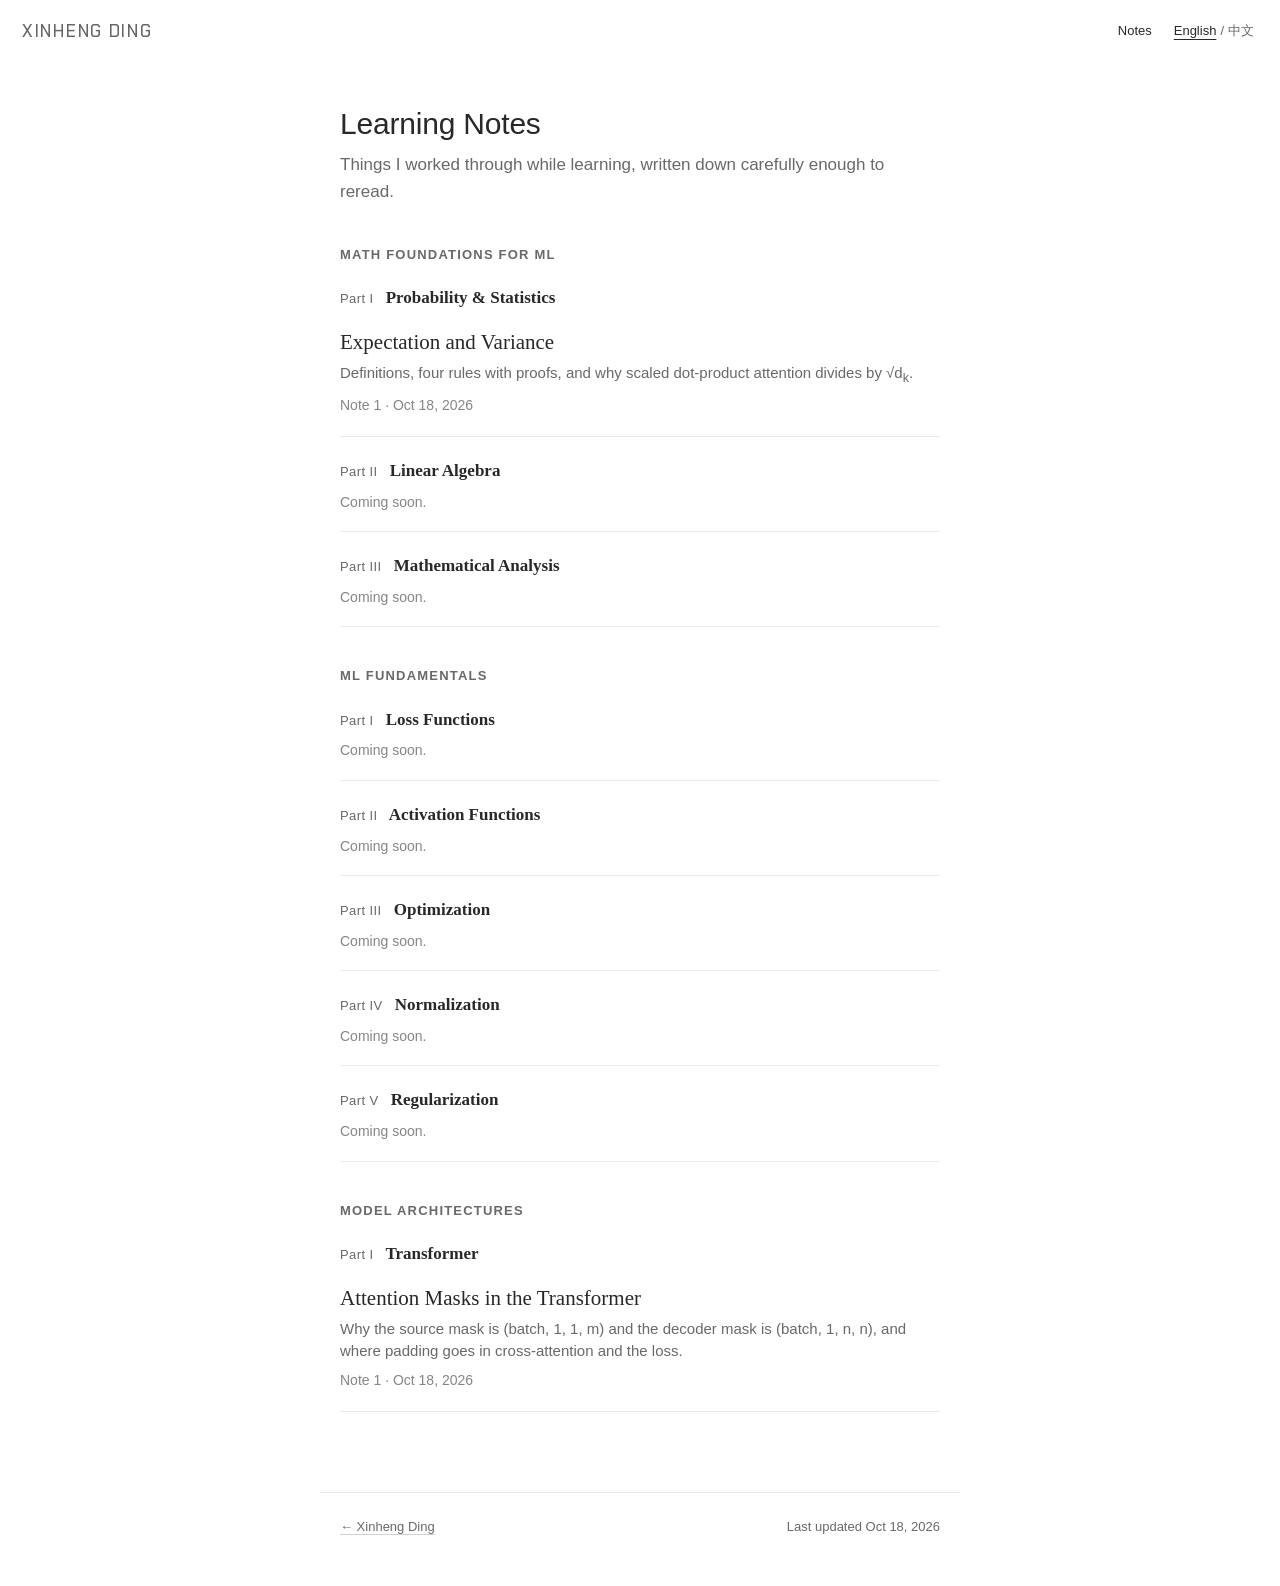
<file: notes/index.html>
<!DOCTYPE HTML>
<html lang="en" data-title-zh="学习笔记 | 丁欣恒">
  <head>
    <meta http-equiv="Content-Type" content="text/html; charset=UTF-8">
    <title>Learning Notes | Xinheng Ding</title>
    <meta name="author" content="Xinheng Ding">
    <meta name="description" content="Learning notes by Xinheng Ding on the math and mechanics behind machine learning.">
    <meta name="viewport" content="width=device-width, initial-scale=1">
    <link rel="shortcut icon" href="../images/favicon/ash_logo.png?v=2" type="image/png" sizes="512x512">
    <link rel="preconnect" href="https://fonts.googleapis.com">
    <link rel="preconnect" href="https://fonts.gstatic.com" crossorigin>
    <link href="https://fonts.googleapis.com/css2?family=Chakra+Petch:wght@500&display=swap" rel="stylesheet">
    <link rel="stylesheet" href="notes.css">
  </head>

  <body>
    <header class="site">
      <a class="wordmark" href="../index.html">Xinheng Ding</a>
      <nav class="site-nav">
        <a href="index.html" aria-current="page">Notes</a>
        <span class="lang-switch" role="group" aria-label="Language"><button type="button" data-lang="en" aria-pressed="true">English</button>/<button type="button" data-lang="zh" aria-pressed="false">中文</button></span>
      </nav>
    </header>

    <main>
      <div class="en" lang="en">
        <h1 class="page-title">Learning Notes</h1>
        <p class="page-sub">Things I worked through while learning, written down carefully enough to reread.</p>

        <h2 class="topic" id="ml-math">Math Foundations for ML</h2>
        <h3 class="part" id="ml-math-probability"><span class="part-no">Part I</span> Probability &amp; Statistics</h3>
        <a class="entry" href="ml-math/probability/expectation-variance.html">
          <div class="t">Expectation and Variance</div>
          <div class="d">Definitions, four rules with proofs, and why scaled dot-product attention divides by √d<sub>k</sub>.</div>
          <div class="m">Note 1 · Oct 18, 2026</div>
        </a>
        <h3 class="part" id="ml-math-linear-algebra"><span class="part-no">Part II</span> Linear Algebra</h3>
        <p class="part-empty">Coming soon.</p>
        <h3 class="part" id="ml-math-analysis"><span class="part-no">Part III</span> Mathematical Analysis</h3>
        <p class="part-empty">Coming soon.</p>

        <h2 class="topic" id="ml-fundamentals">ML Fundamentals</h2>
        <h3 class="part" id="ml-fundamentals-losses"><span class="part-no">Part I</span> Loss Functions</h3>
        <p class="part-empty">Coming soon.</p>
        <h3 class="part" id="ml-fundamentals-activations"><span class="part-no">Part II</span> Activation Functions</h3>
        <p class="part-empty">Coming soon.</p>
        <h3 class="part" id="ml-fundamentals-optimization"><span class="part-no">Part III</span> Optimization</h3>
        <p class="part-empty">Coming soon.</p>
        <h3 class="part" id="ml-fundamentals-normalization"><span class="part-no">Part IV</span> Normalization</h3>
        <p class="part-empty">Coming soon.</p>
        <h3 class="part" id="ml-fundamentals-regularization"><span class="part-no">Part V</span> Regularization</h3>
        <p class="part-empty">Coming soon.</p>

        <h2 class="topic" id="architectures">Model Architectures</h2>
        <h3 class="part" id="architectures-transformer"><span class="part-no">Part I</span> Transformer</h3>
        <a class="entry" href="architectures/transformer/attention-masks.html">
          <div class="t">Attention Masks in the Transformer</div>
          <div class="d">Why the source mask is (batch, 1, 1, m) and the decoder mask is (batch, 1, n, n), and where padding goes in cross-attention and the loss.</div>
          <div class="m">Note 1 · Oct 18, 2026</div>
        </a>
      </div>

      <div class="zh" lang="zh-CN">
        <h1 class="page-title">学习笔记</h1>
        <p class="page-sub">学习过程中想清楚的东西，写得足够细，方便以后回来重读。</p>

        <h2 class="topic">机器学习中的数学基础</h2>
        <h3 class="part"><span class="part-no">第一部分</span> 概率论与统计</h3>
        <a class="entry" href="ml-math/probability/expectation-variance.html?lang=zh">
          <div class="t">期望与方差</div>
          <div class="d">定义、四条规则及其证明，以及 scaled dot-product attention 为什么要除以 √d<sub>k</sub>。</div>
          <div class="m">第 1 篇 · 2026 年 10 月 18 日</div>
        </a>
        <h3 class="part"><span class="part-no">第二部分</span> 线性代数</h3>
        <p class="part-empty">即将更新。</p>
        <h3 class="part"><span class="part-no">第三部分</span> 数学分析</h3>
        <p class="part-empty">即将更新。</p>

        <h2 class="topic">机器学习基础</h2>
        <h3 class="part"><span class="part-no">第一部分</span> 损失函数</h3>
        <p class="part-empty">即将更新。</p>
        <h3 class="part"><span class="part-no">第二部分</span> 激活函数</h3>
        <p class="part-empty">即将更新。</p>
        <h3 class="part"><span class="part-no">第三部分</span> 优化</h3>
        <p class="part-empty">即将更新。</p>
        <h3 class="part"><span class="part-no">第四部分</span> 归一化</h3>
        <p class="part-empty">即将更新。</p>
        <h3 class="part"><span class="part-no">第五部分</span> 正则化</h3>
        <p class="part-empty">即将更新。</p>

        <h2 class="topic">模型架构</h2>
        <h3 class="part"><span class="part-no">第一部分</span> Transformer</h3>
        <a class="entry" href="architectures/transformer/attention-masks.html?lang=zh">
          <div class="t">Transformer 中的 Attention Mask</div>
          <div class="d">为什么源句 mask 是 (batch, 1, 1, m)、解码器 mask 是 (batch, 1, n, n)，以及 padding 在 cross-attention 和 loss 中如何处理。</div>
          <div class="m">第 1 篇 · 2026 年 10 月 18 日</div>
        </a>
      </div>
    </main>

    <footer>
      <a href="../index.html">← Xinheng Ding</a>
      <span>Last updated Oct 18, 2026</span>
    </footer>

    <script>
      (function () {
        var titles = {en: document.title, zh: document.documentElement.getAttribute('data-title-zh') || document.title};
        var buttons = document.querySelectorAll('.lang-switch button');
        function setLang(lang) {
          document.body.classList.toggle('show-zh', lang === 'zh');
          document.documentElement.lang = lang === 'zh' ? 'zh-CN' : 'en';
          document.title = titles[lang];
          for (var k = 0; k < buttons.length; k++) {
            buttons[k].setAttribute('aria-pressed', String(buttons[k].getAttribute('data-lang') === lang));
          }
          try { localStorage.setItem('note-lang', lang); } catch (e) {}
        }
        var initial = 'en';
        var param = new URLSearchParams(location.search).get('lang');
        if (param === 'zh' || param === 'en') {
          initial = param;
        } else {
          try {
            var saved = localStorage.getItem('note-lang');
            if (saved === 'zh' || saved === 'en') initial = saved;
          } catch (e) {}
        }
        setLang(initial);
        for (var k = 0; k < buttons.length; k++) {
          buttons[k].addEventListener('click', function () { setLang(this.getAttribute('data-lang')); });
        }
      })();
    </script>
  </body>
</html>
</file>
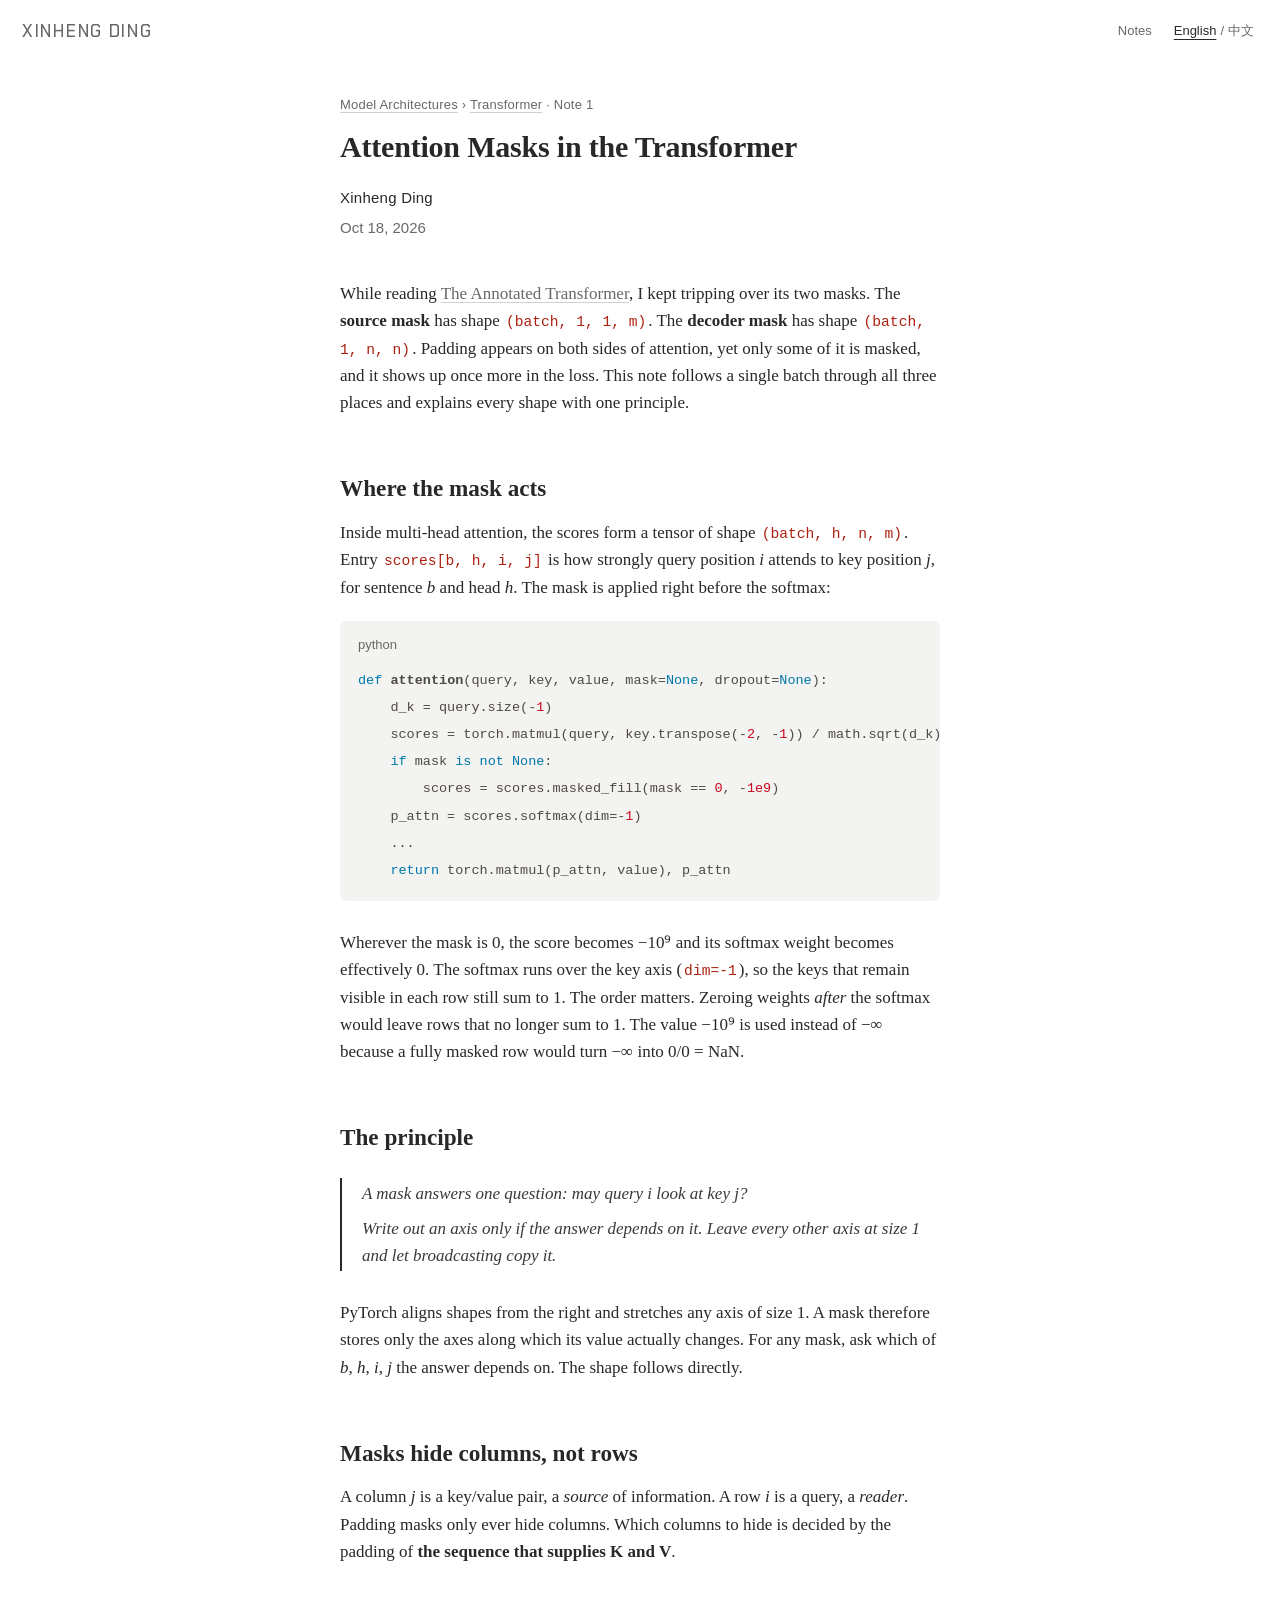
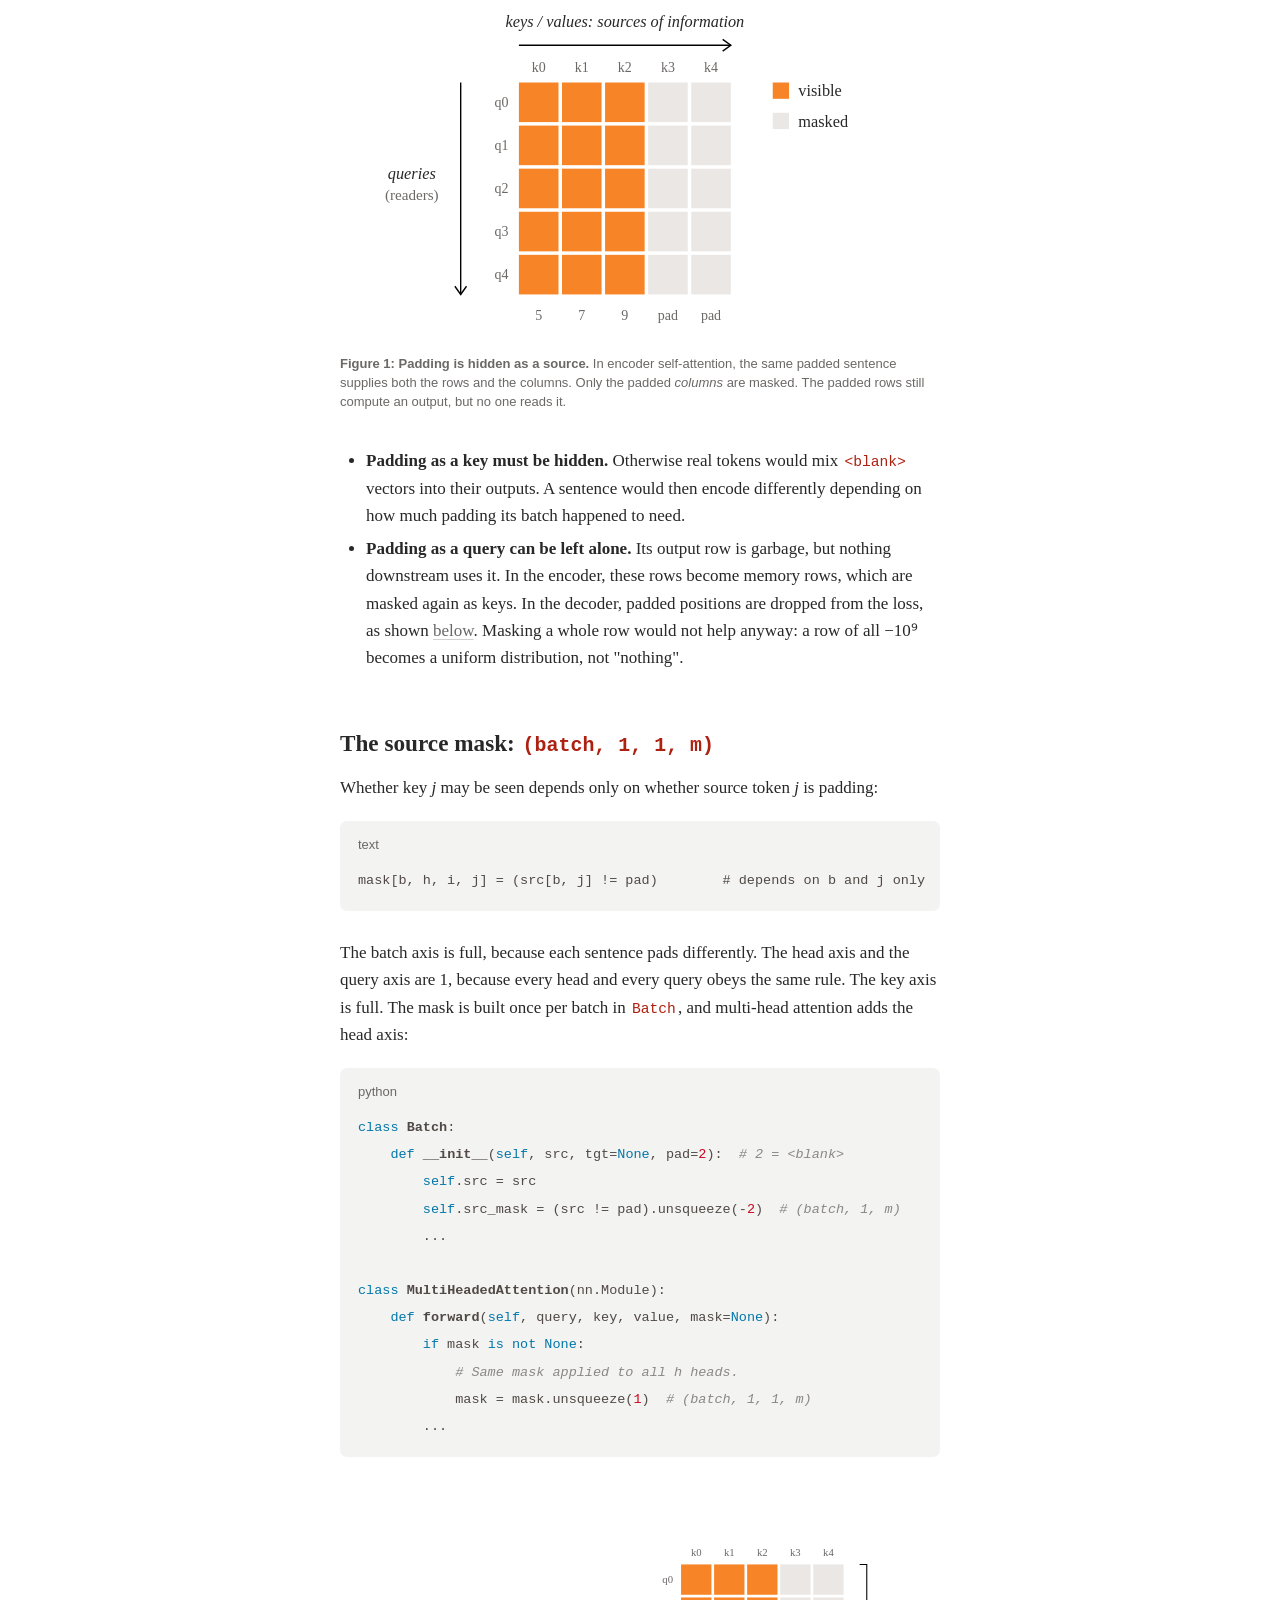
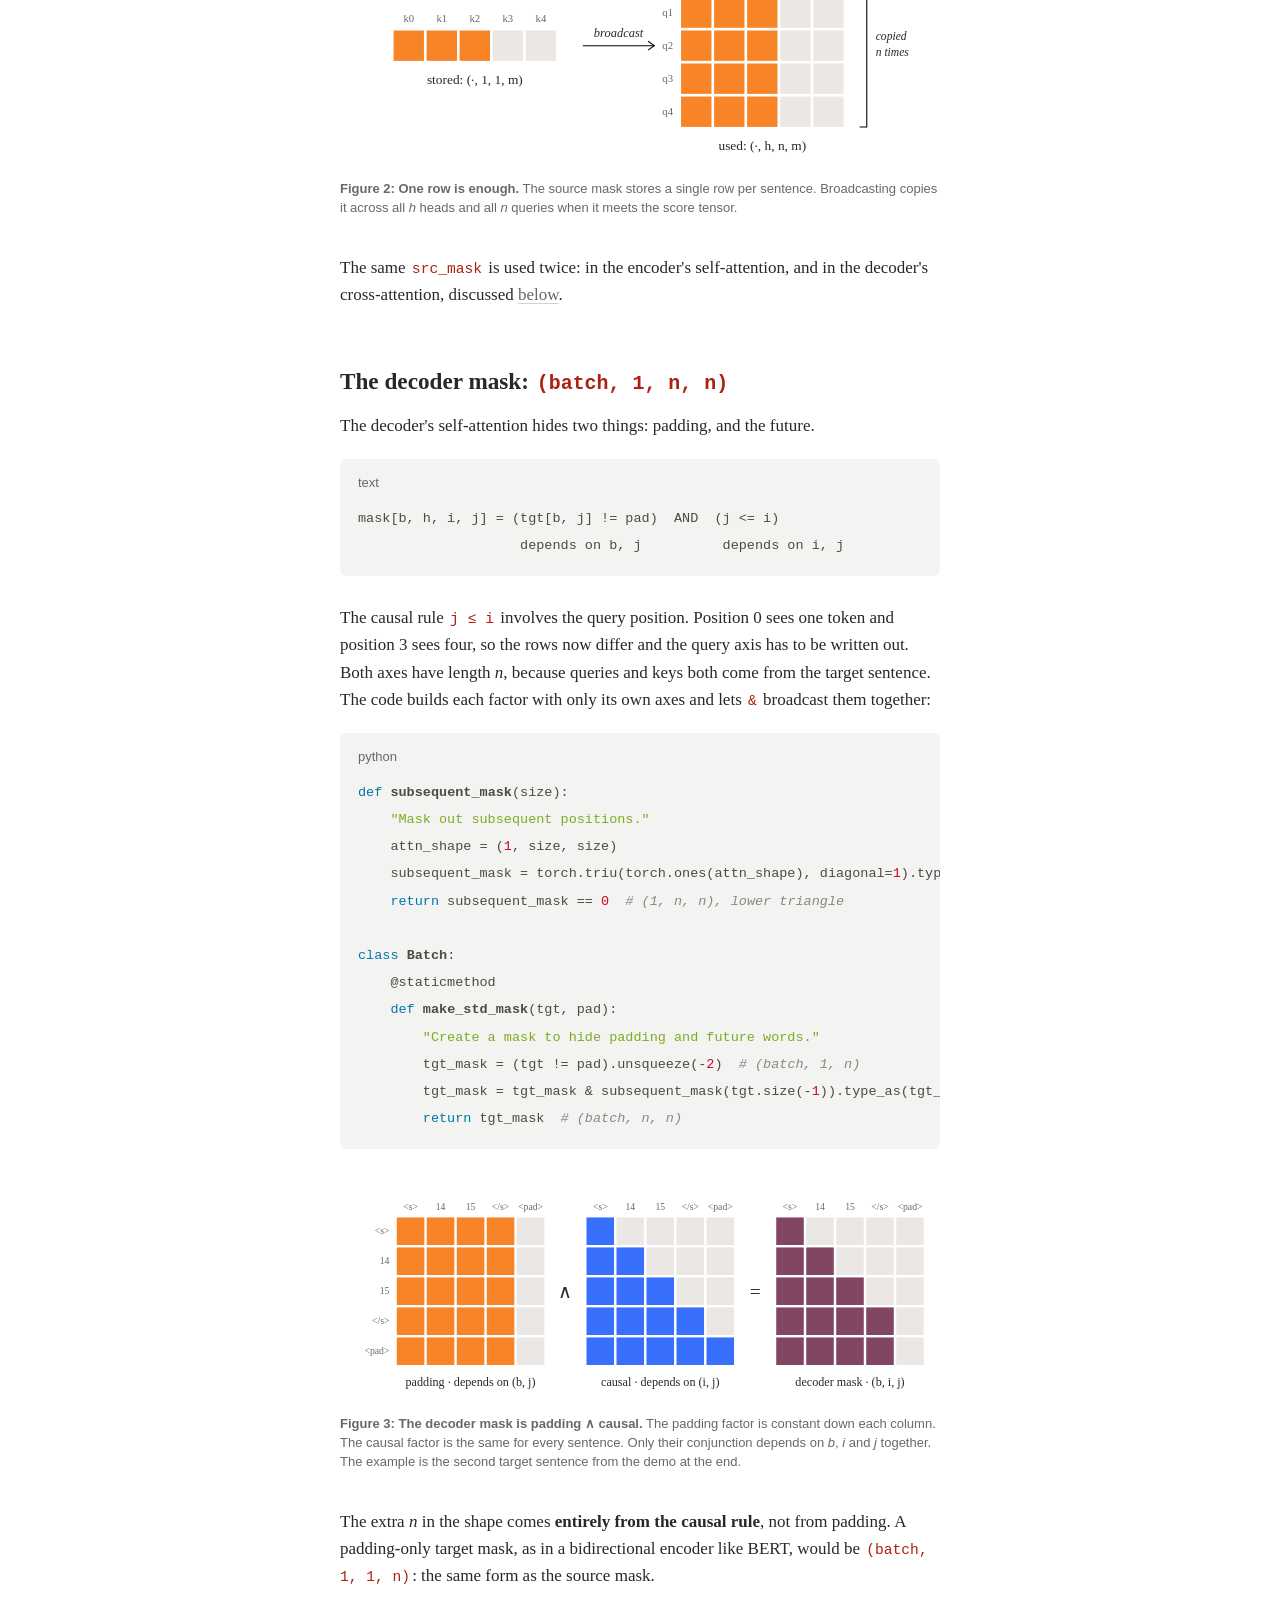
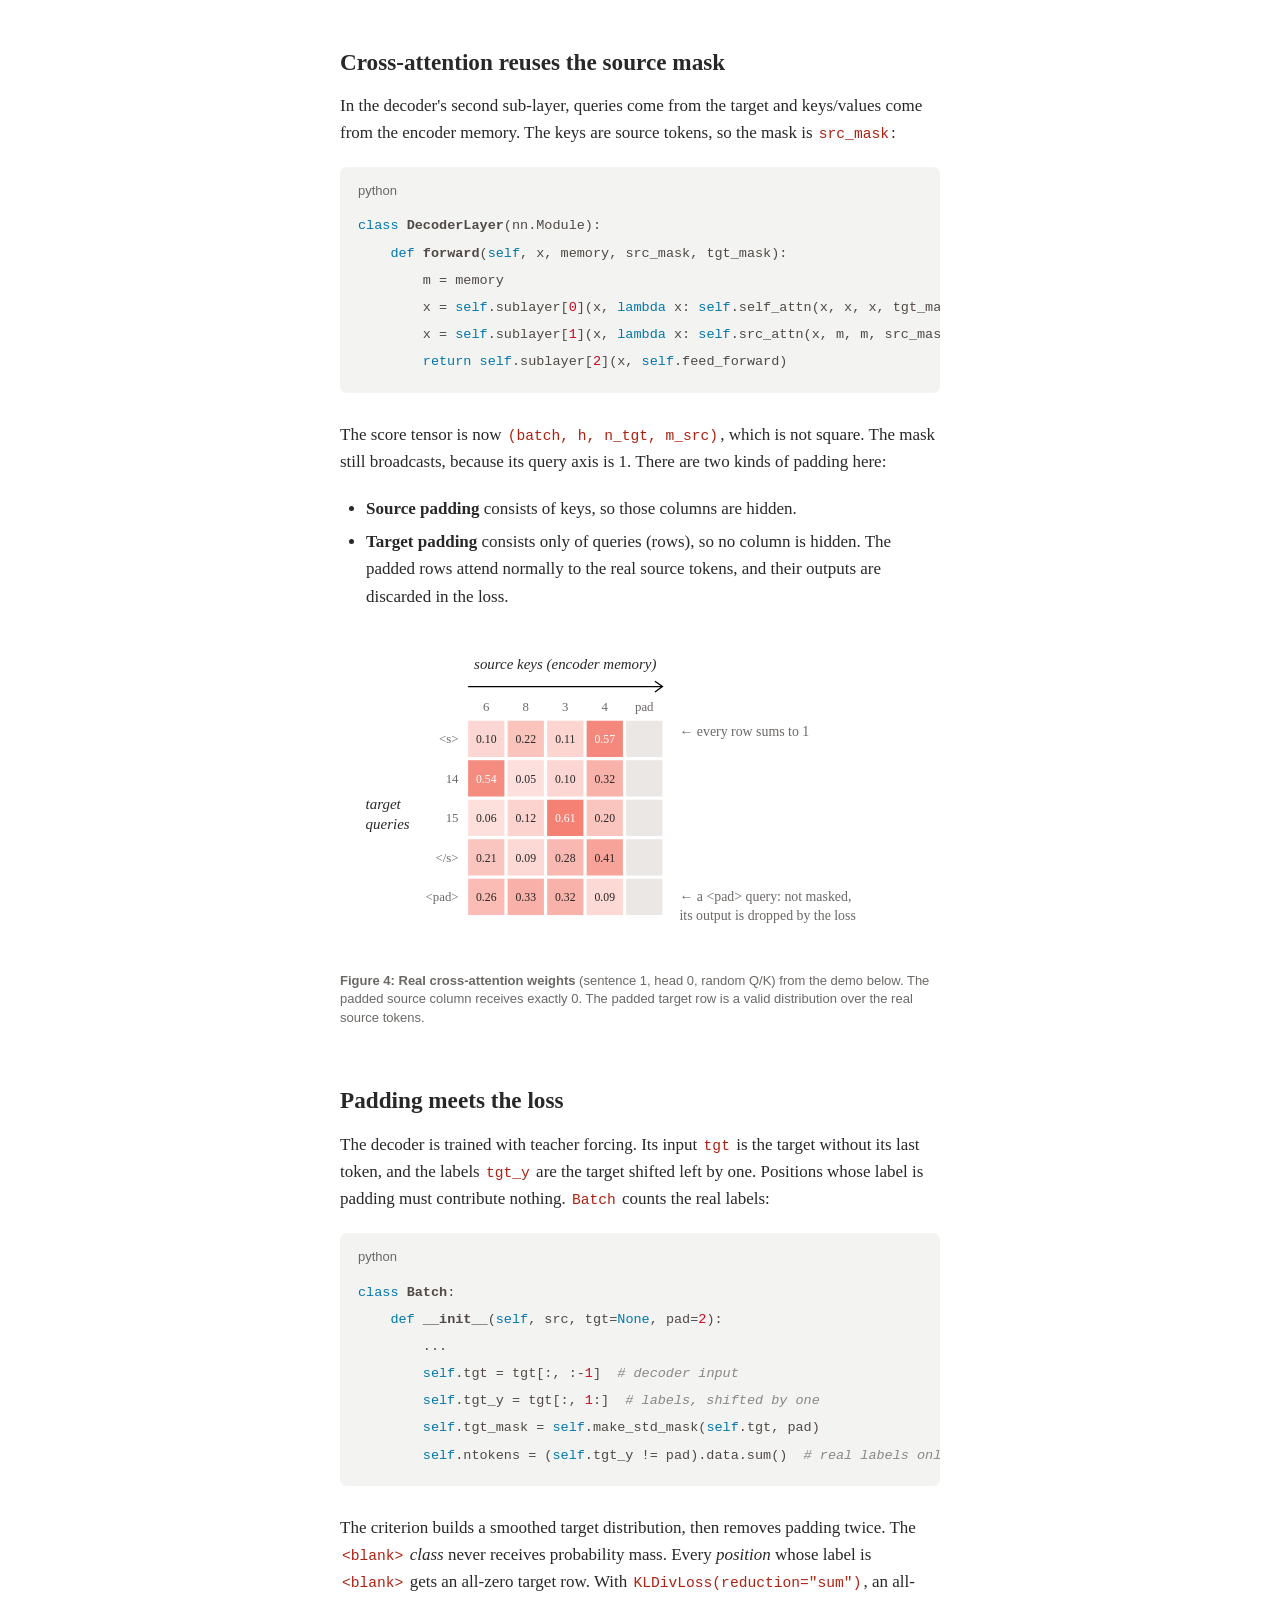
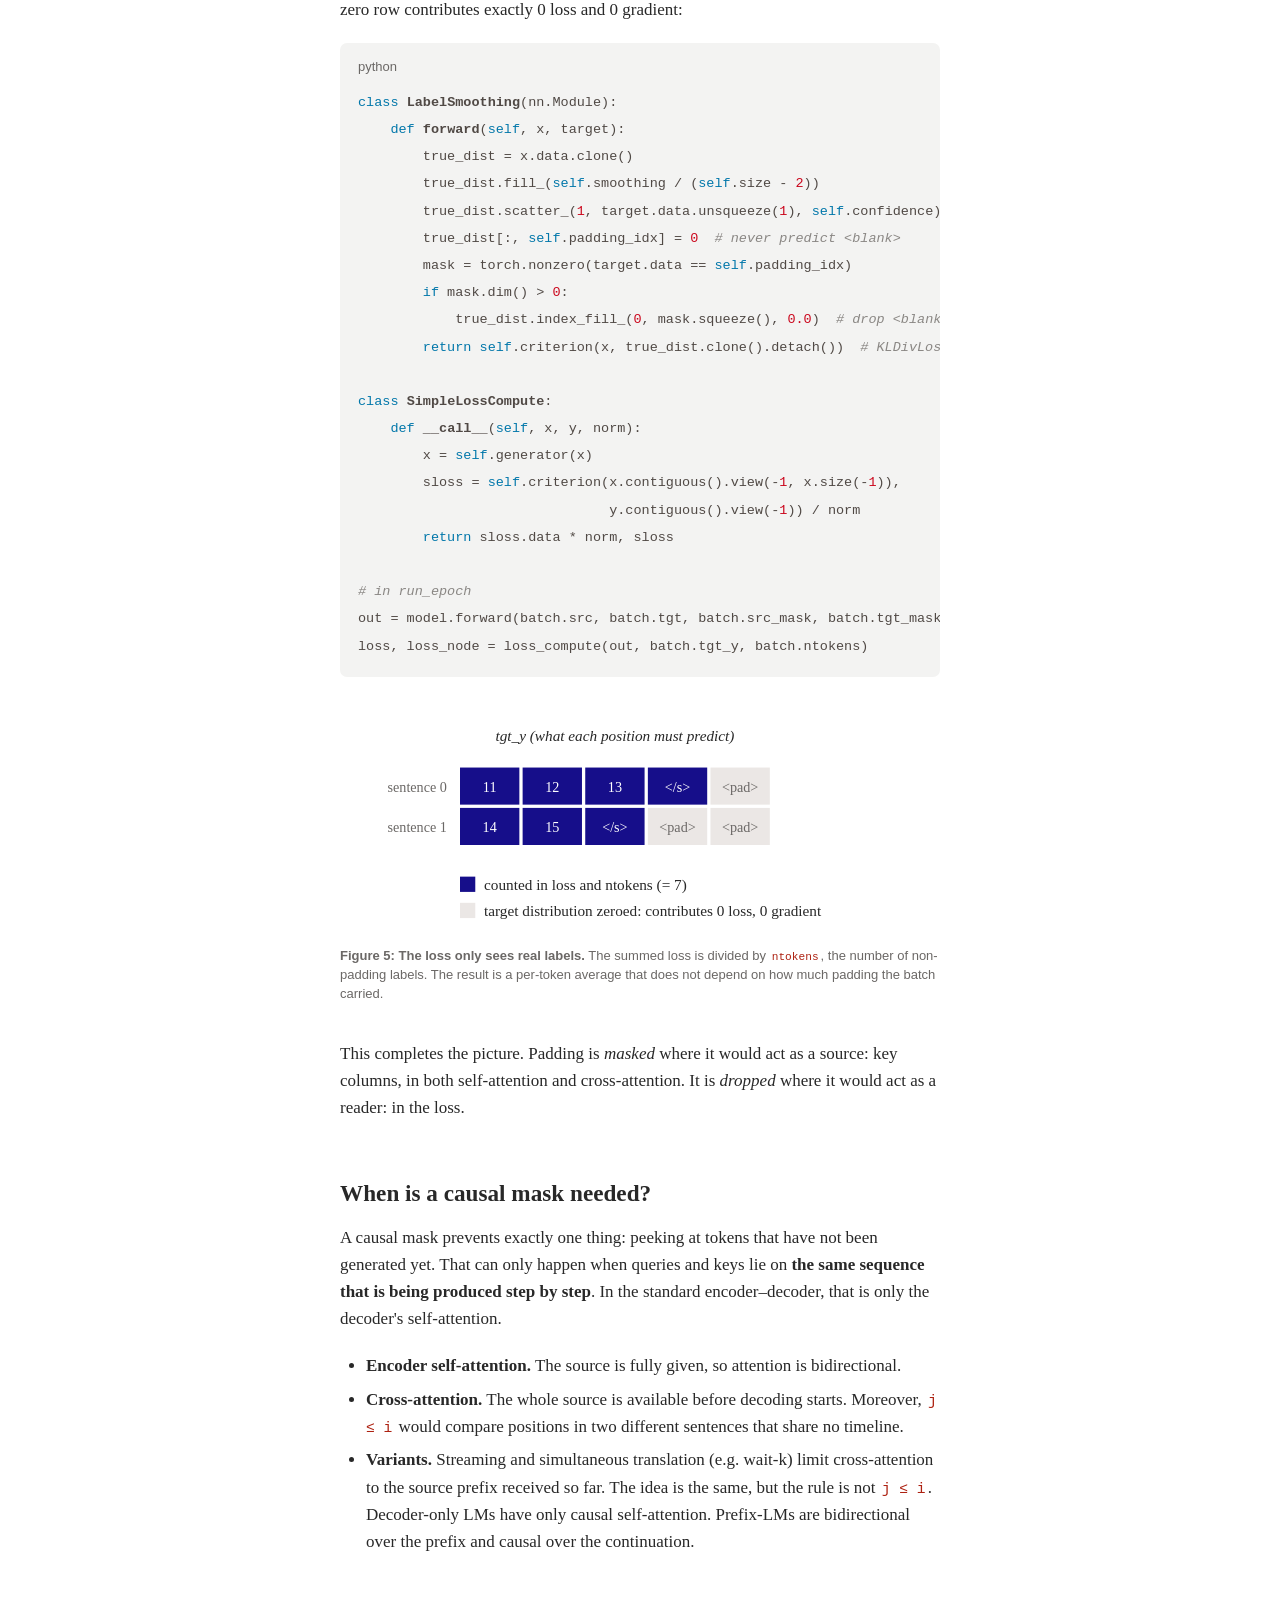
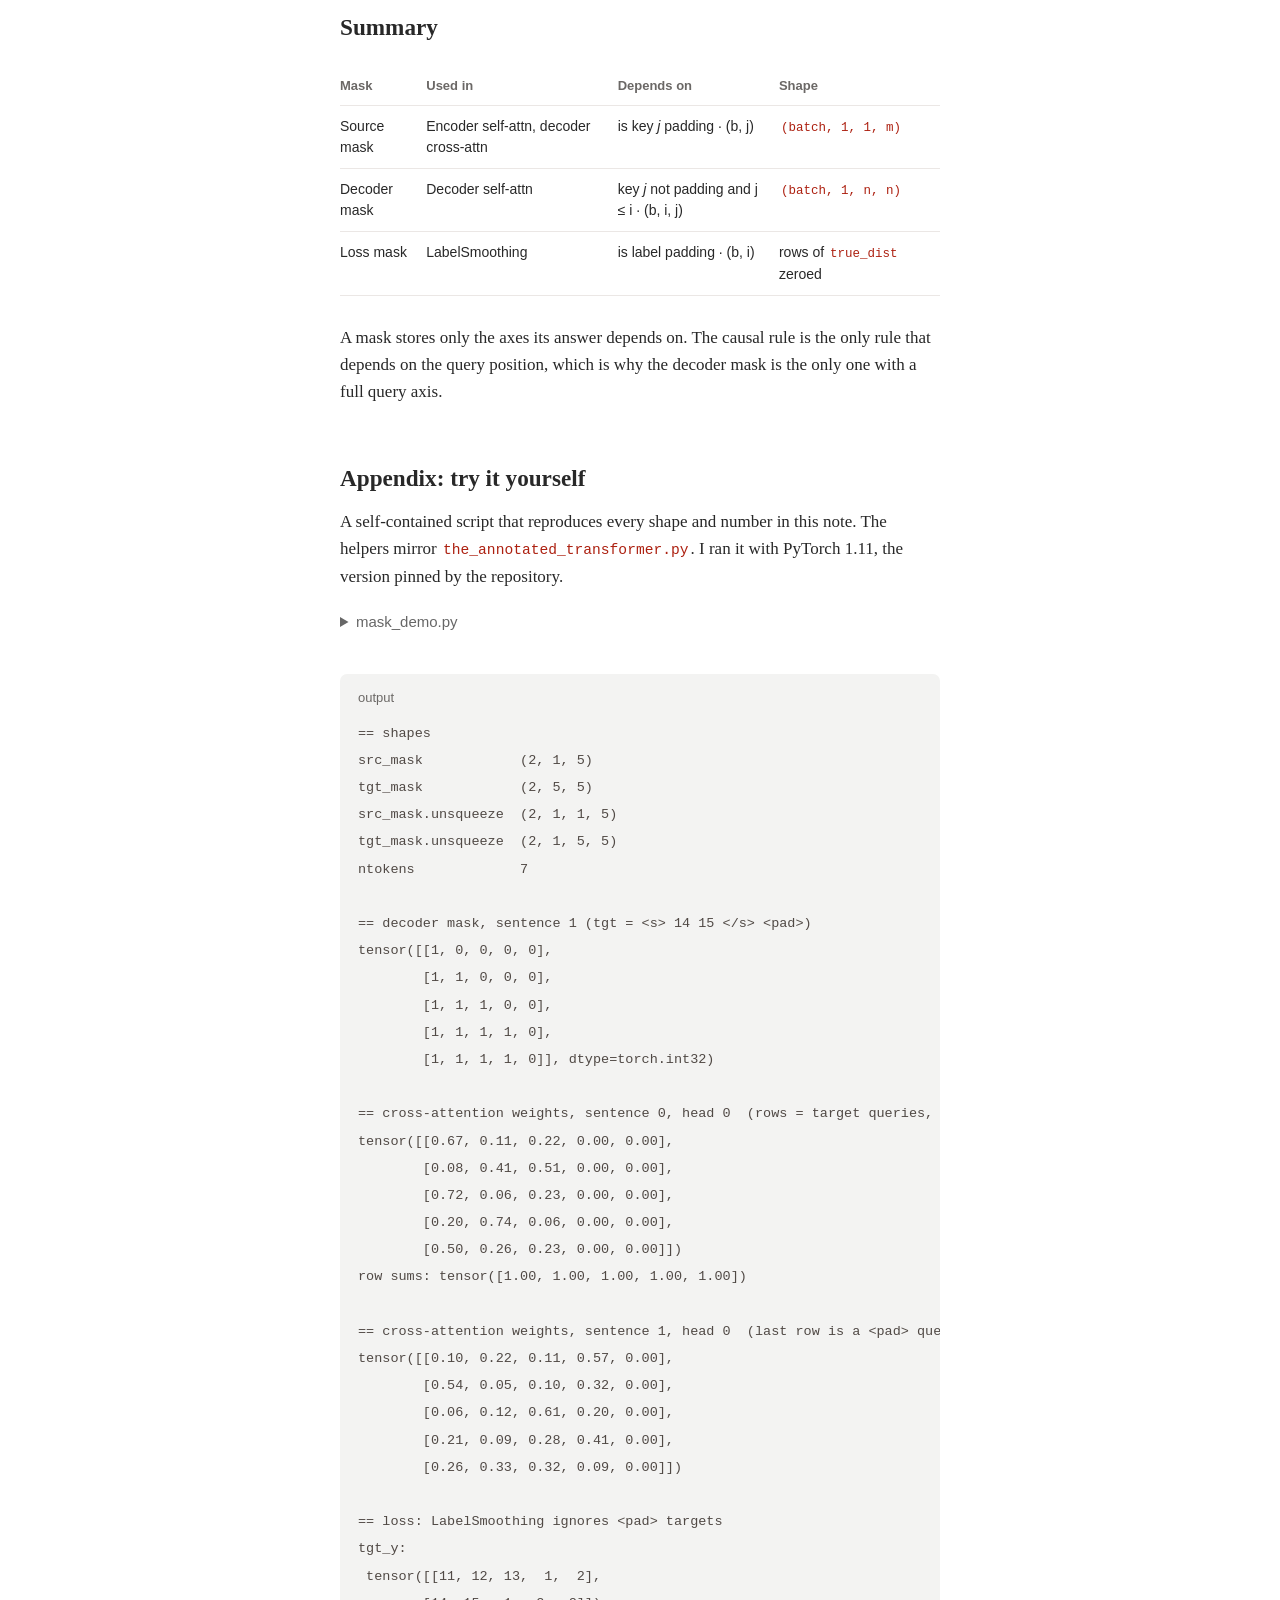
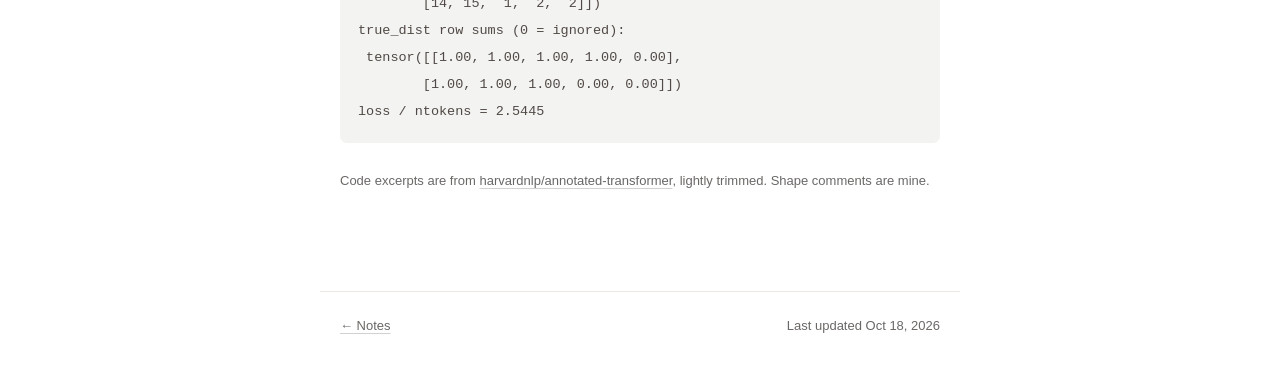
<file: notes/attention-masks.html>
<!DOCTYPE HTML>
<html lang="en">
  <head>
    <meta charset="UTF-8">
    <title>Attention Masks in the Transformer | Xinheng Ding</title>
    <link rel="canonical" href="https://asherding.com/notes/architectures/transformer/attention-masks.html">
    <meta http-equiv="refresh" content="0; url=architectures/transformer/attention-masks.html">
    <script>location.replace('architectures/transformer/attention-masks.html' + location.search + location.hash);</script>
  </head>
  <body>
    <p>This note moved to <a href="architectures/transformer/attention-masks.html">architectures/transformer/attention-masks.html</a>.</p>
  </body>
</html>
</file>
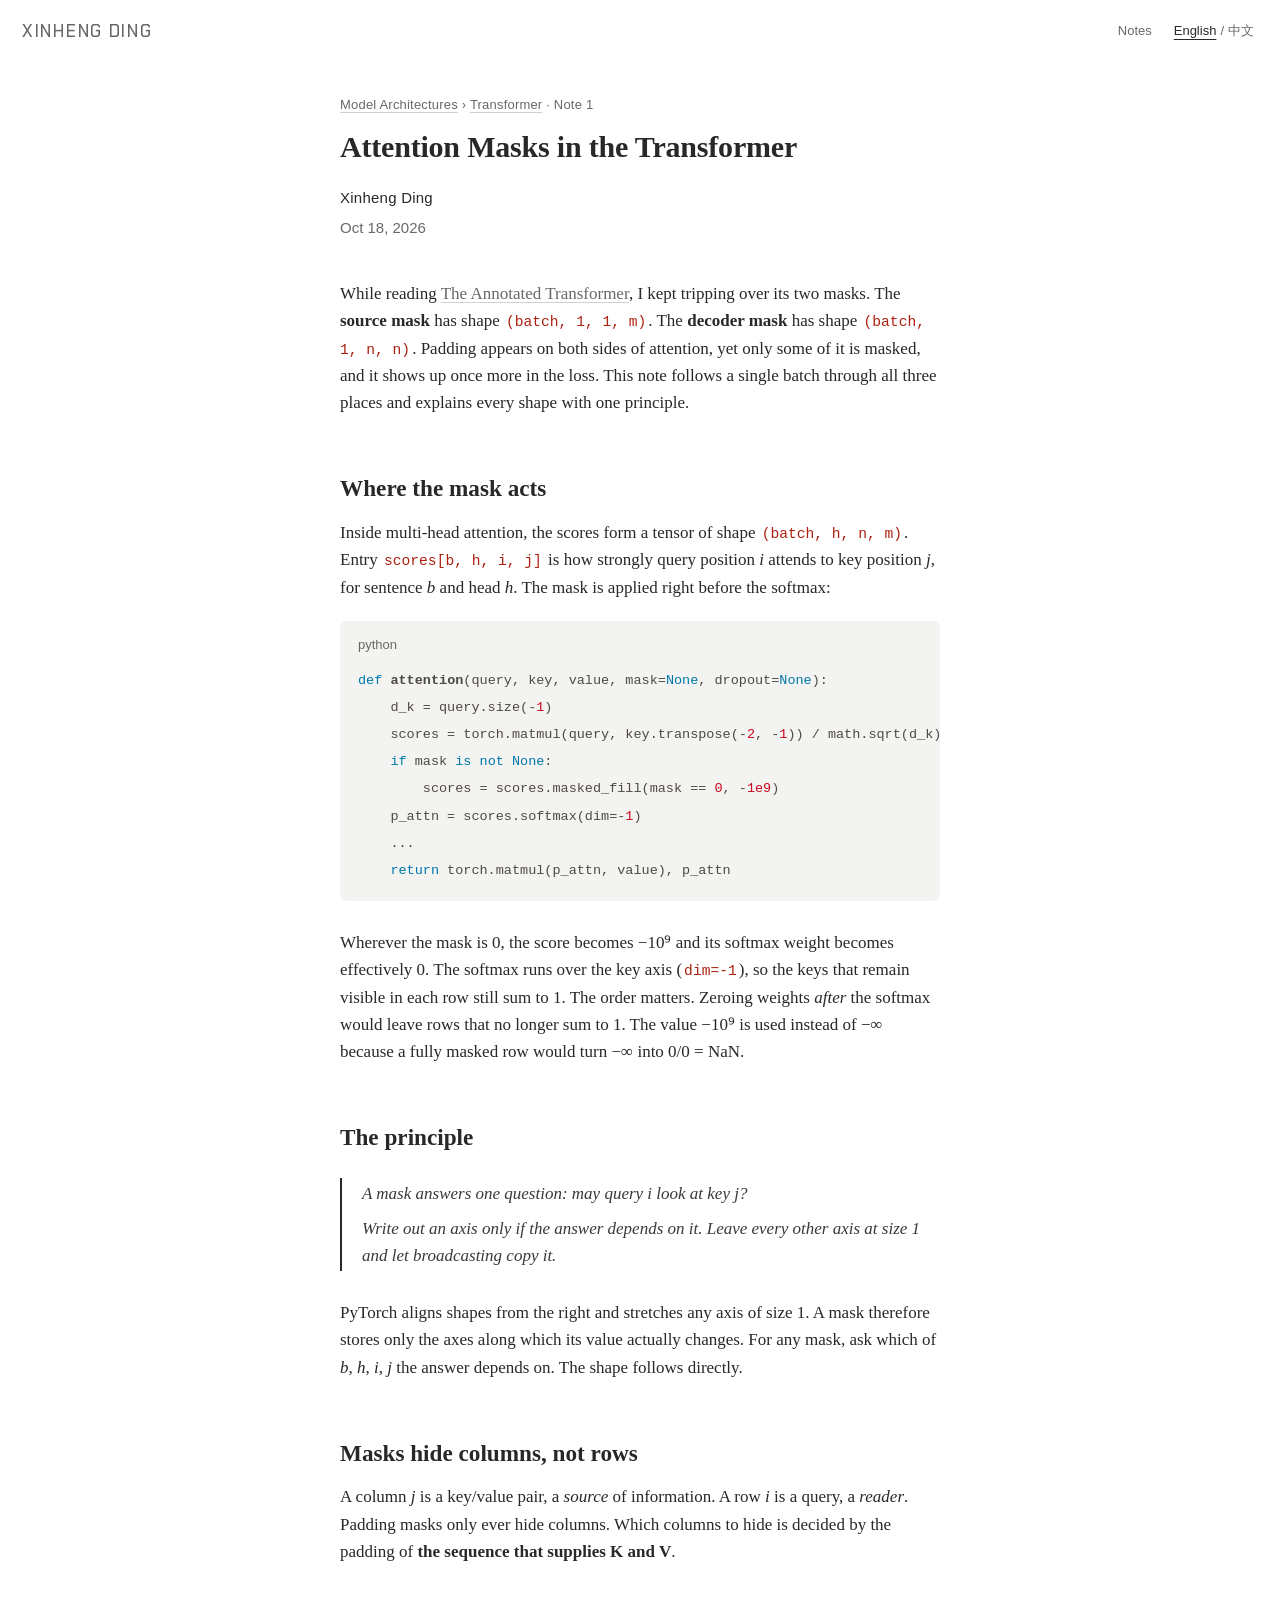
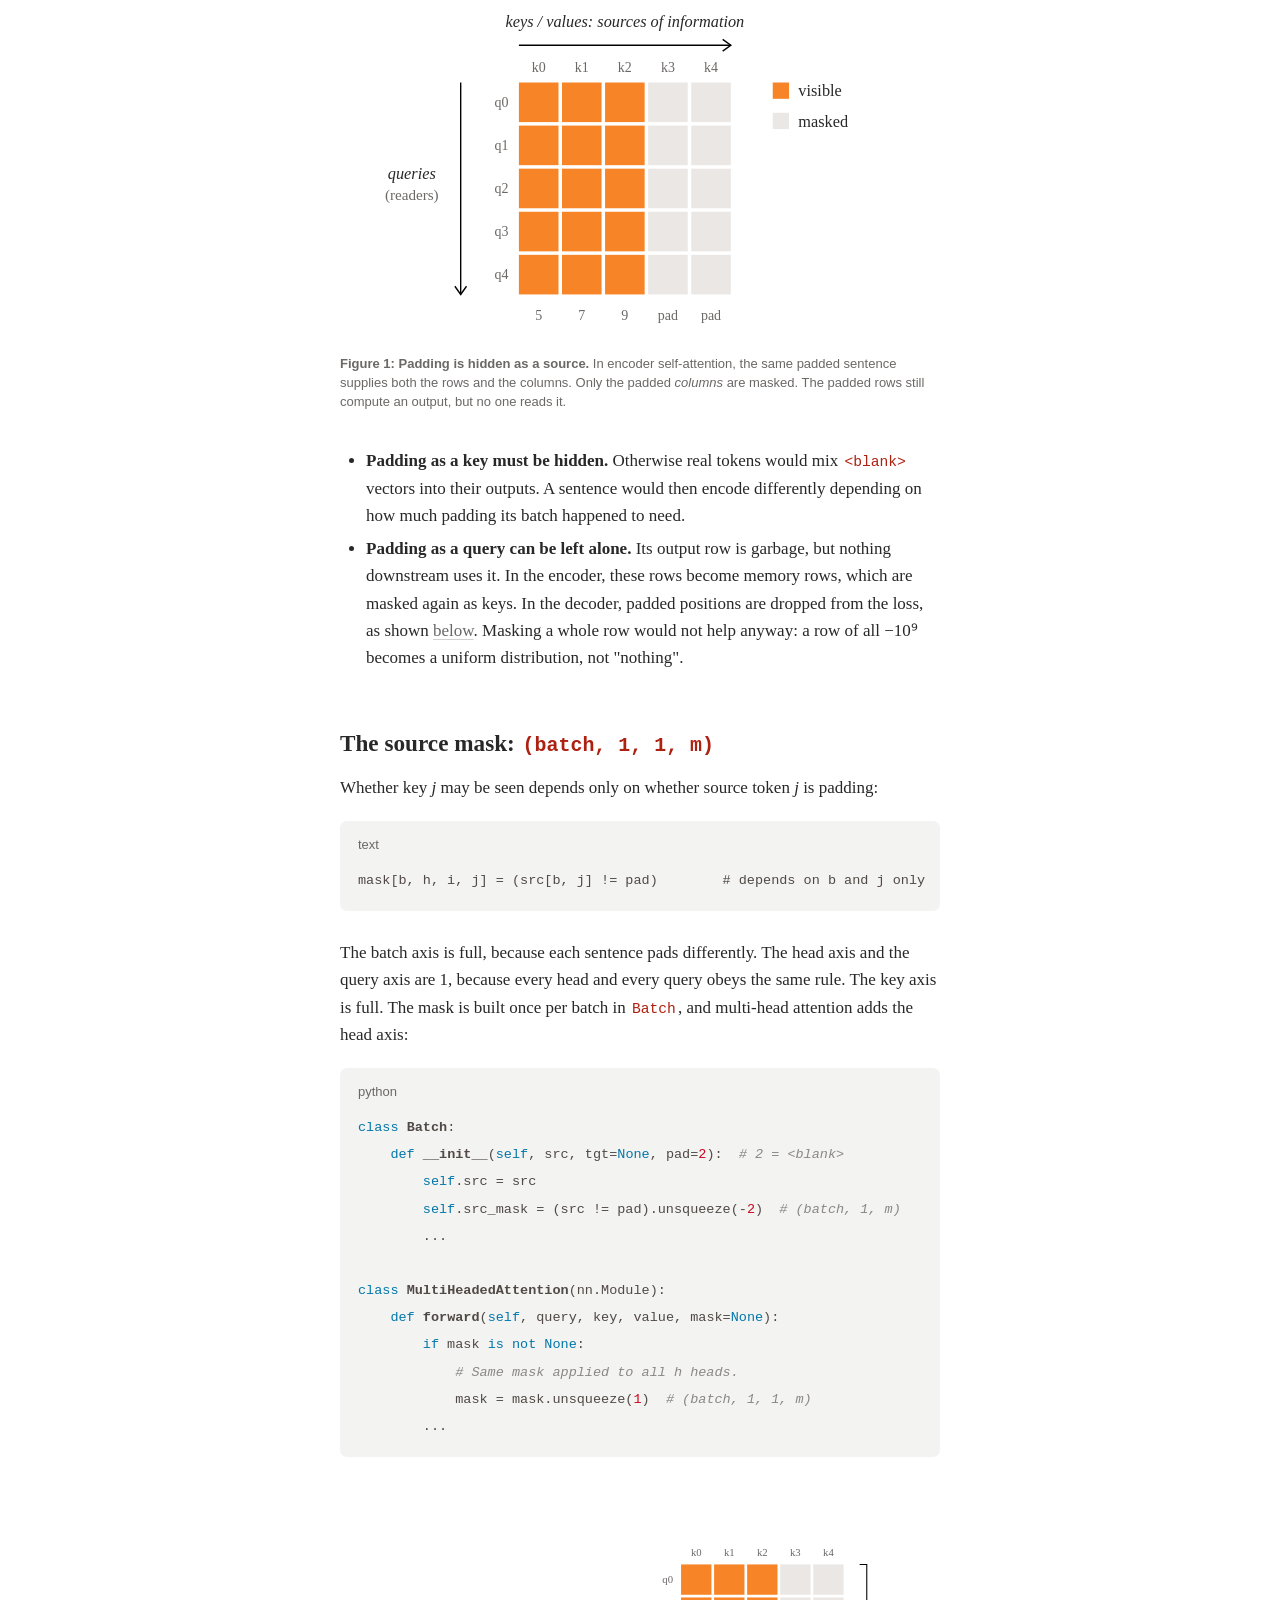
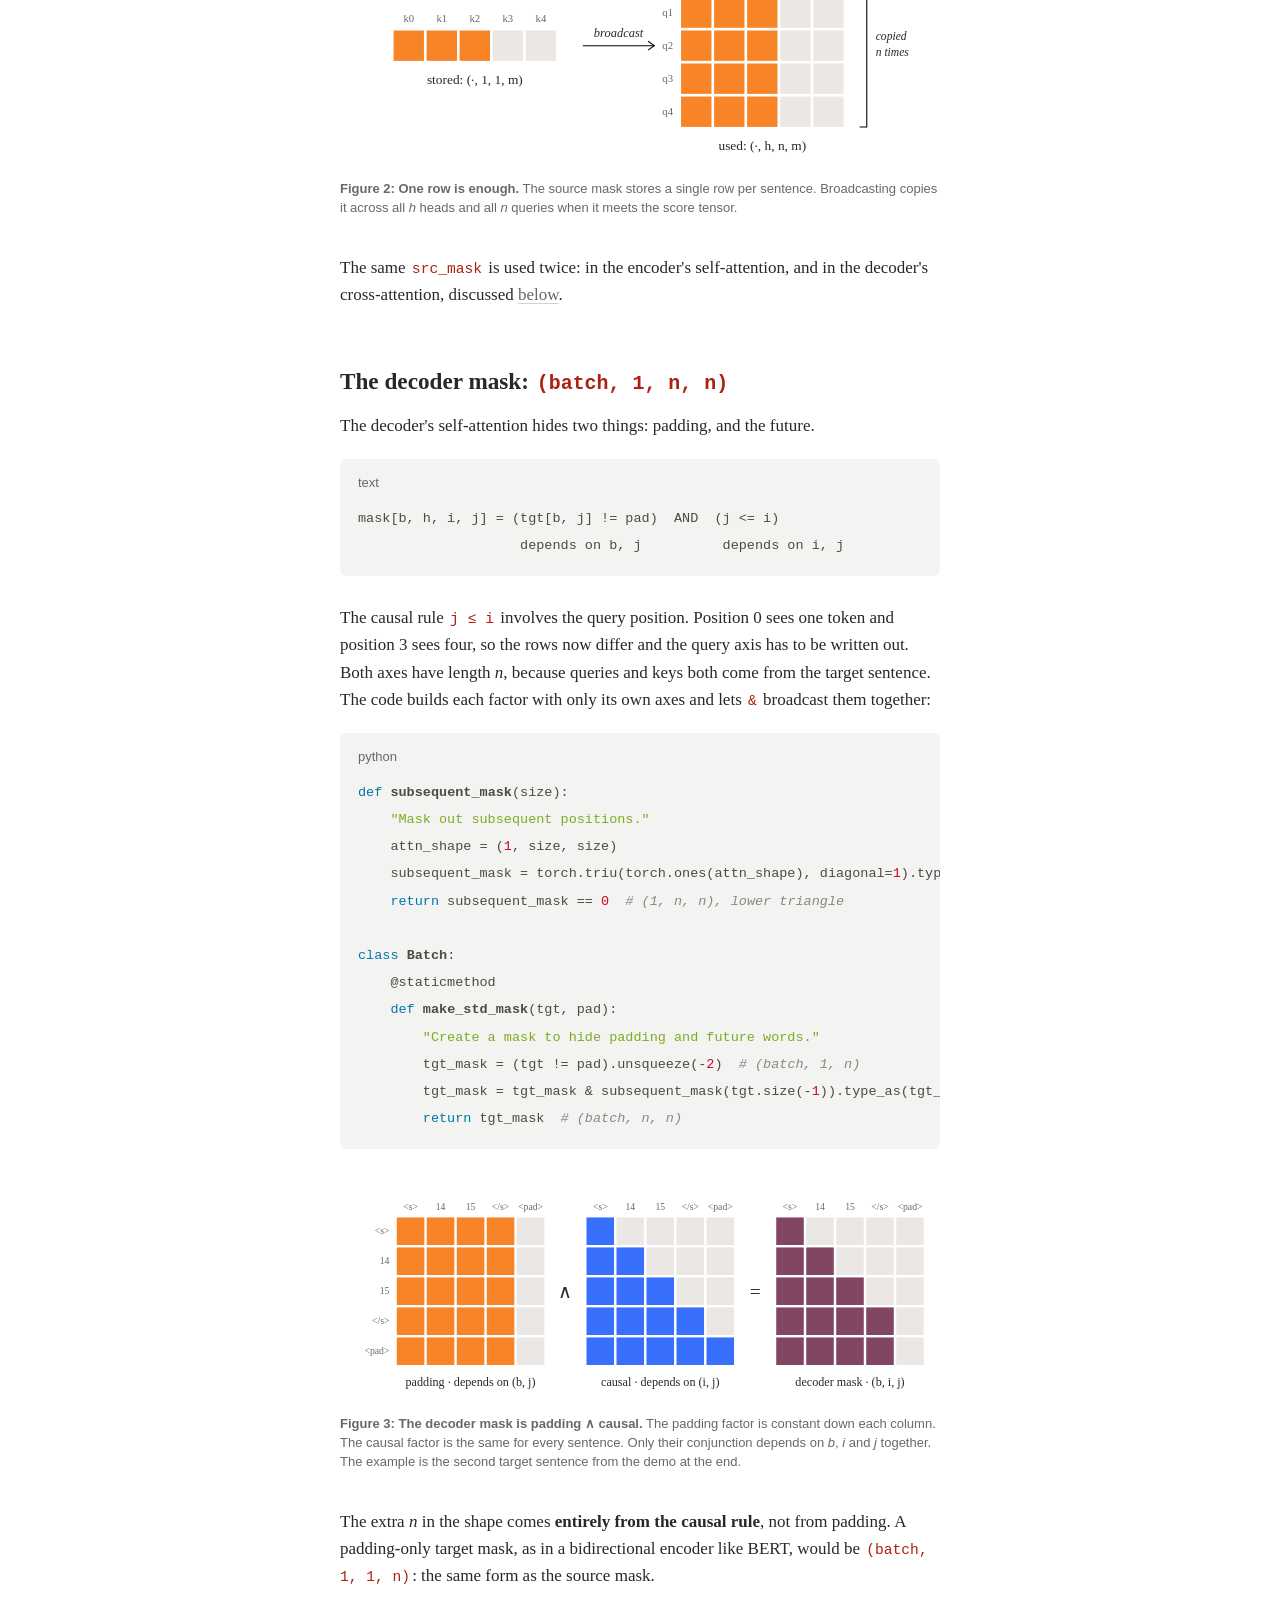
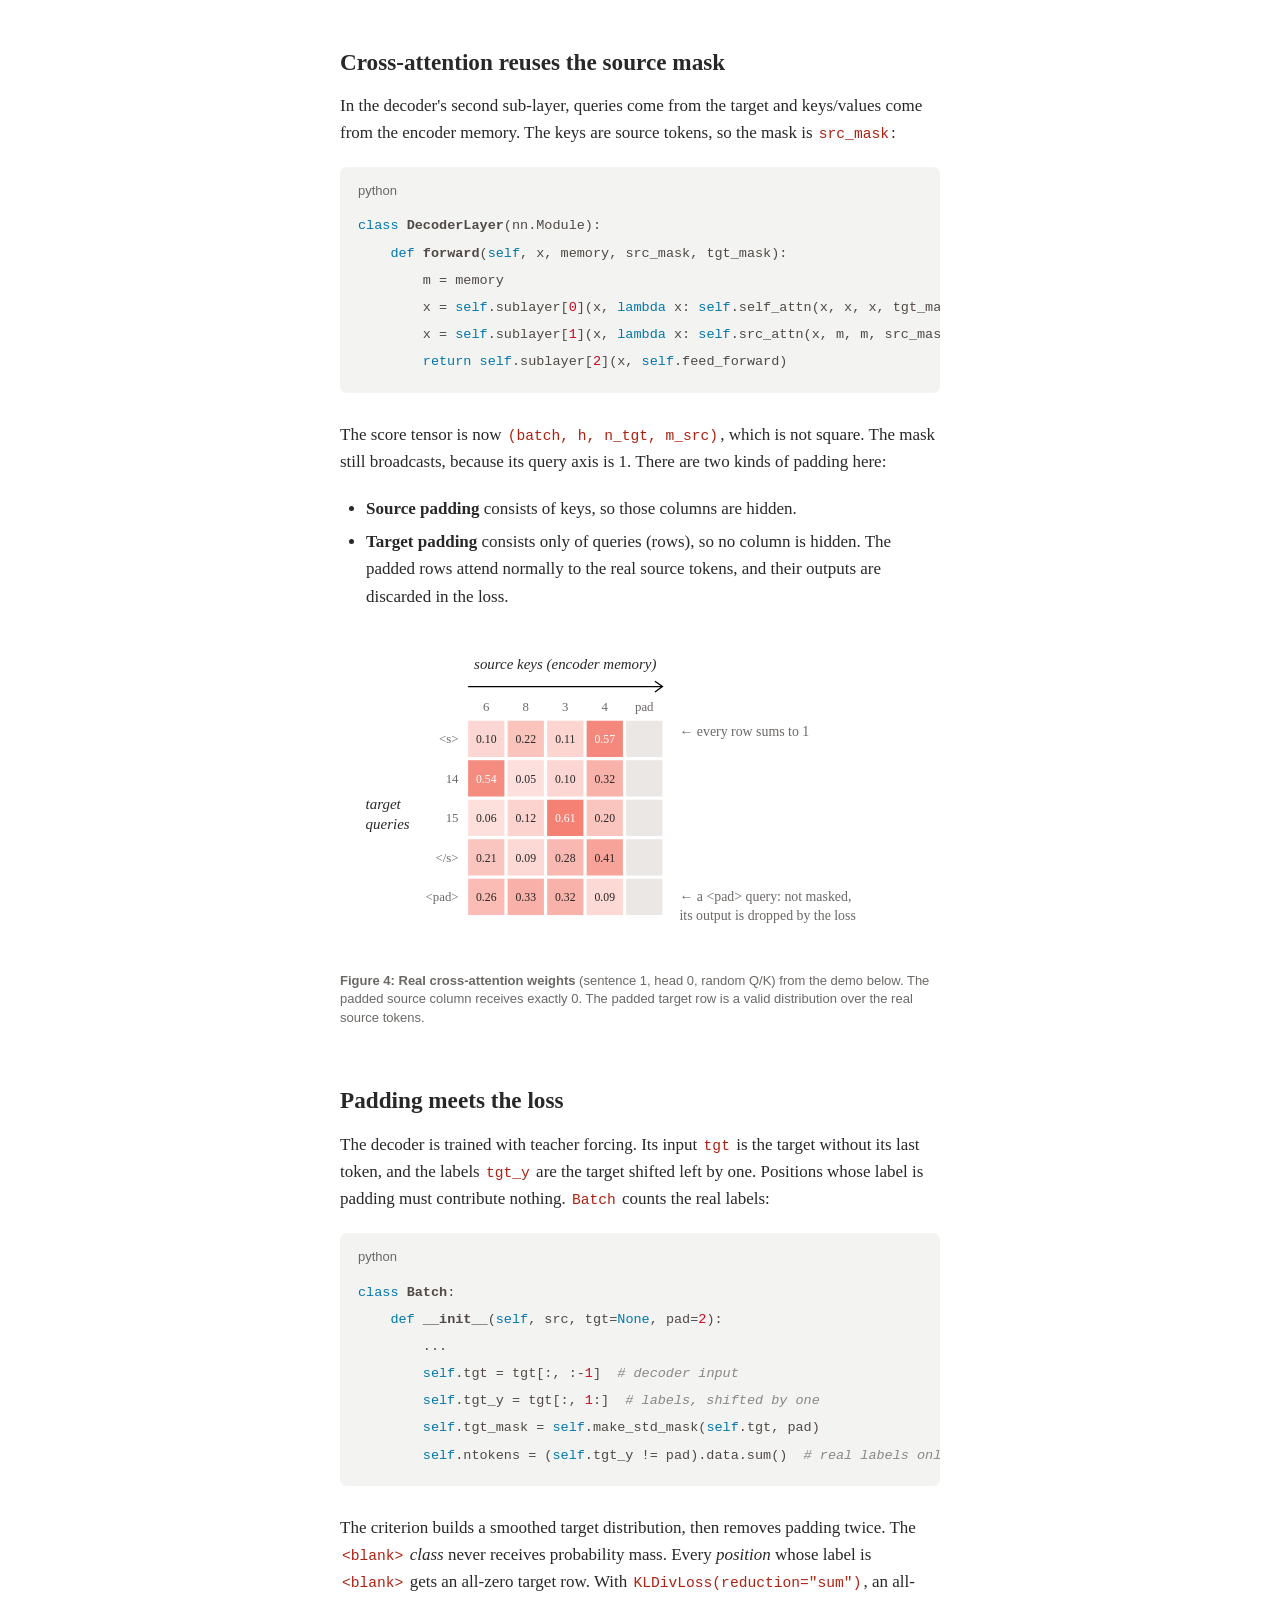
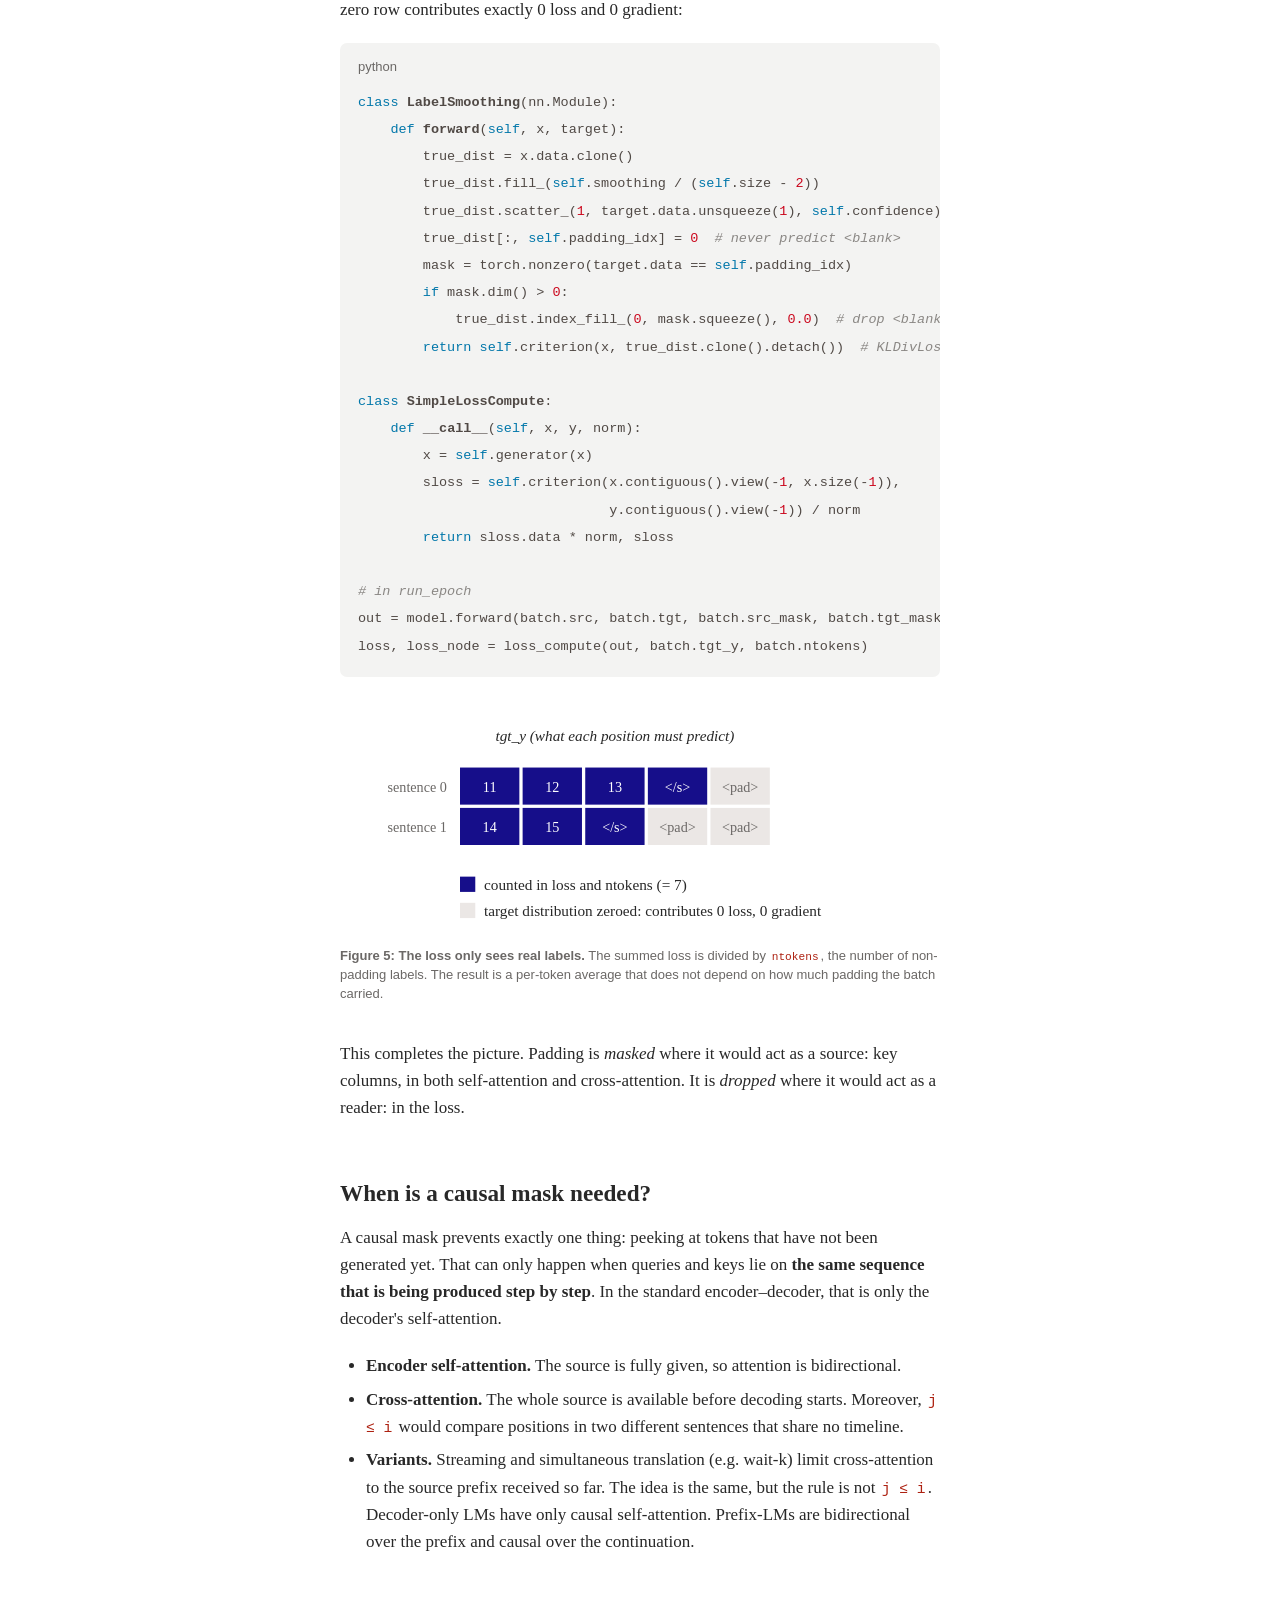
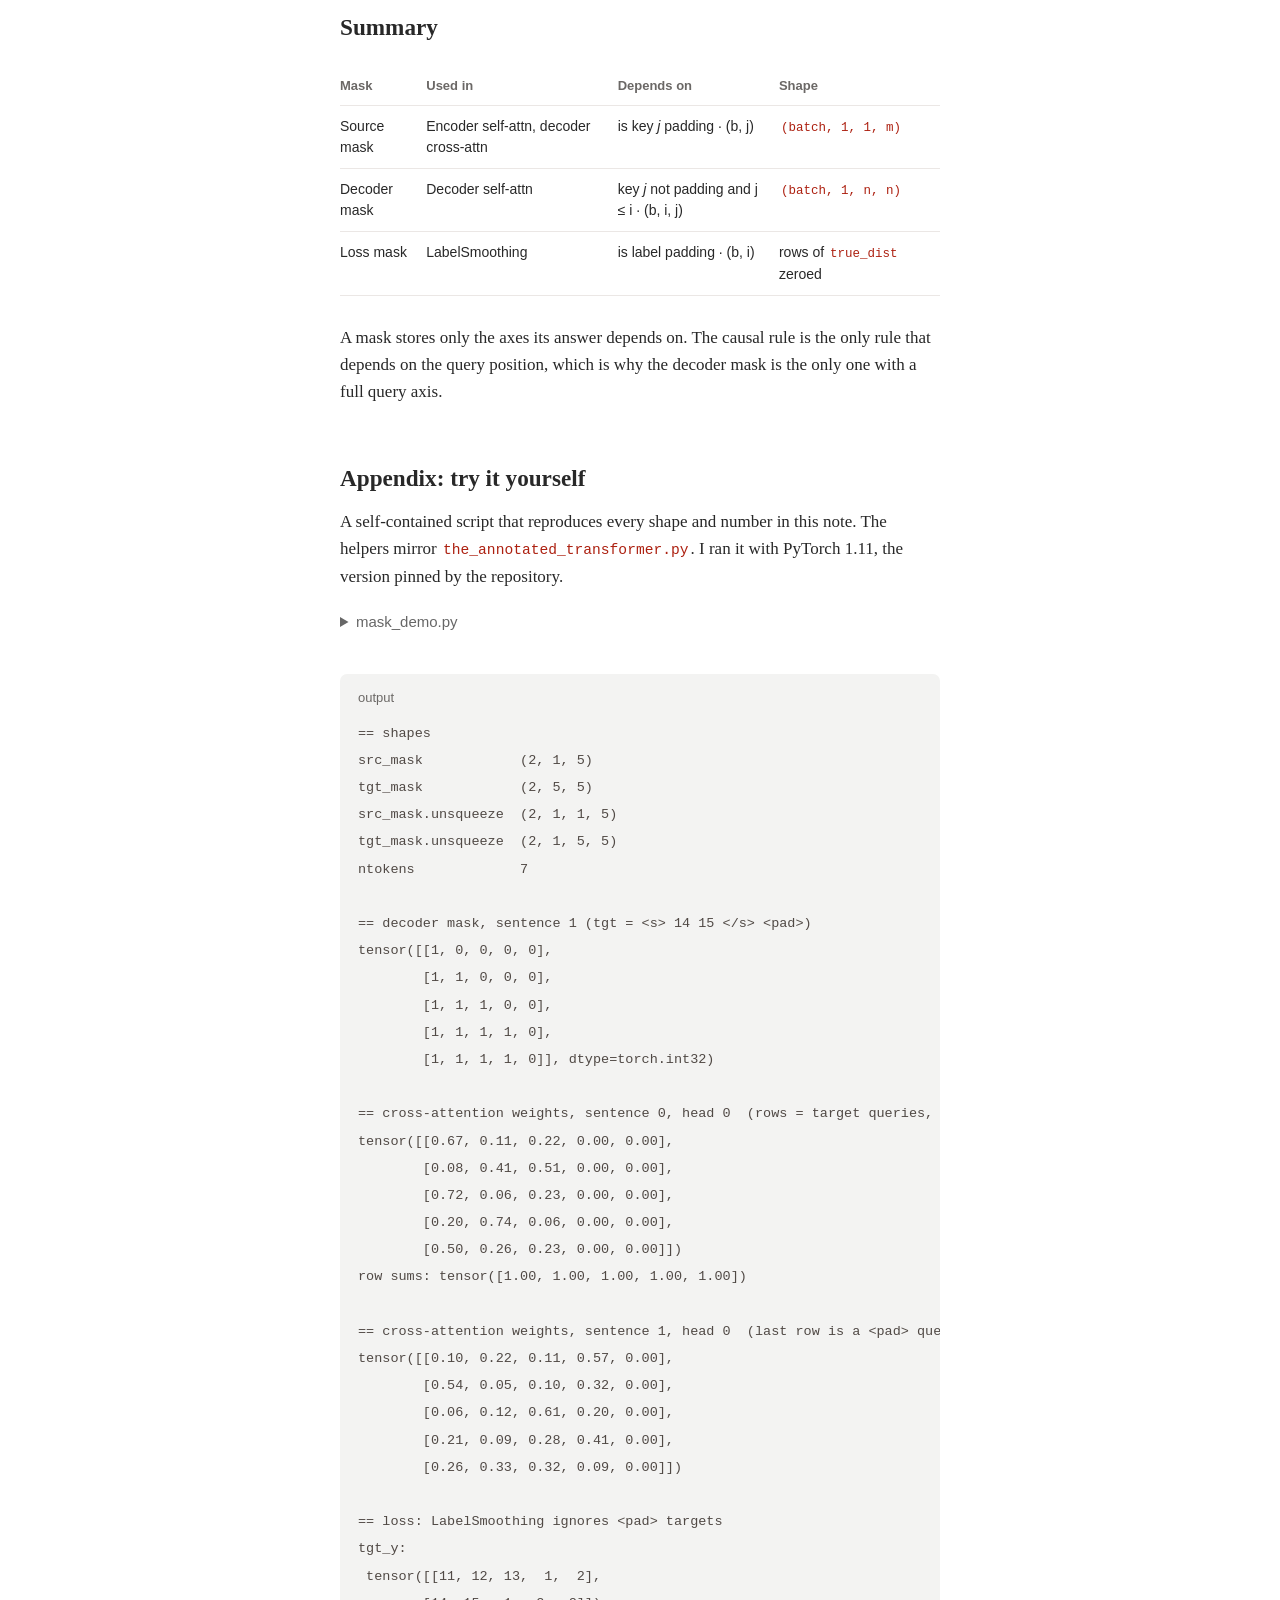
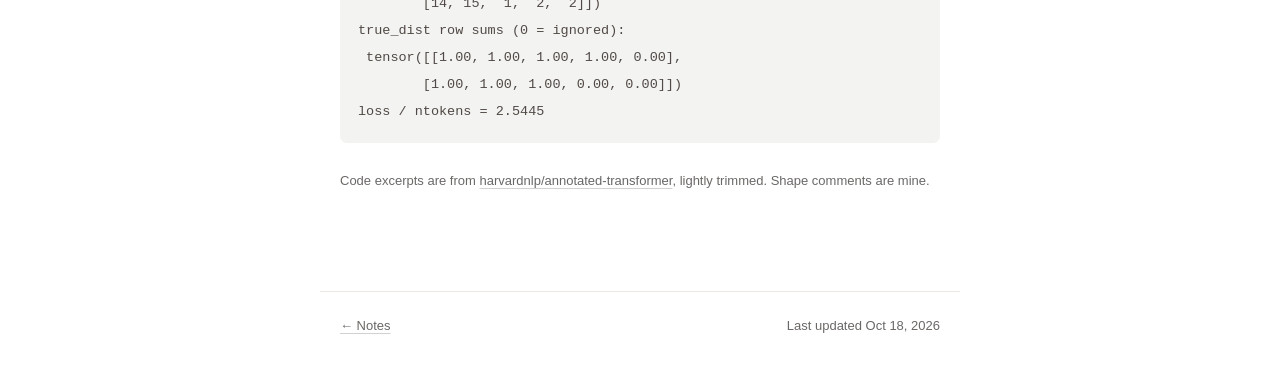
<file: notes/architectures/transformer/attention-masks.html>
<!DOCTYPE HTML>
<html lang="en">
  <head>
    <meta http-equiv="Content-Type" content="text/html; charset=UTF-8">
    <title>Attention Masks in the Transformer | Xinheng Ding</title>
    <meta name="author" content="Xinheng Ding">
    <meta name="description" content="Why the Transformer's source mask is (batch, 1, 1, m) and the decoder mask is (batch, 1, n, n): masks hide key columns, store only the axes they depend on, and padding is dropped again in the loss.">
    <meta name="viewport" content="width=device-width, initial-scale=1">
    <link rel="shortcut icon" href="../../../images/favicon/ash_logo.png?v=2" type="image/png" sizes="512x512">
    <link rel="preconnect" href="https://fonts.googleapis.com">
    <link rel="preconnect" href="https://fonts.gstatic.com" crossorigin>
    <link href="https://fonts.googleapis.com/css2?family=Chakra+Petch:wght@500&display=swap" rel="stylesheet">
    <style>
      :root {
        --ink: #282828;
        --muted: #6b6866;
        --link: #676767;
        --code-ink: #504945;
        --code-bg: #f3f3f2;
        --inline-code: #ad2111;
        --rule: #ebe7e5;
        --serif: "Iowan Old Style", "Iowan Old Style BT", "Palatino Linotype", Palatino, Georgia, "Songti SC", "Noto Serif SC", "Source Han Serif SC", serif;
        --sans: -apple-system, BlinkMacSystemFont, "Segoe UI", Roboto, "Helvetica Neue", Arial, "PingFang SC", "Hiragino Sans GB", "Microsoft YaHei", sans-serif;
        --mono: "SF Mono", SFMono-Regular, ui-monospace, Menlo, Monaco, Consolas, "Liberation Mono", monospace;
      }
      * { box-sizing: border-box; }
      html { -webkit-text-size-adjust: 100%; }
      body {
        margin: 0; background: #fff; color: var(--ink);
        font-family: var(--serif); font-size: 17px; line-height: 1.6;
        -webkit-font-smoothing: antialiased;
      }
      header.site {
        display: flex; justify-content: space-between; align-items: center;
        padding: 18px 22px; gap: 12px;
      }
      .wordmark {
        font-family: "Chakra Petch", var(--sans); font-weight: 500; font-size: 17px;
        letter-spacing: 1.7px; color: var(--link); text-decoration: none; text-transform: uppercase;
      }
      .wordmark:hover { color: var(--ink); }
      .site-nav { font-family: var(--sans); font-size: 13px; color: var(--muted); display: flex; gap: 18px; align-items: center; }
      .site-nav a { color: var(--muted); text-decoration: none; }
      .site-nav a:hover { color: var(--ink); }
      .series { font-family: var(--sans); font-size: 13px; color: var(--muted); margin: 0 0 10px; letter-spacing: 0.2px; }
      .series a { color: var(--muted); }
      .lang-switch { font-family: var(--sans); font-size: 13px; color: var(--muted); }
      .lang-switch button {
        font: inherit; color: var(--muted); background: none; border: 0; padding: 2px 4px; cursor: pointer;
      }
      .lang-switch button[aria-pressed="true"] { color: var(--ink); text-decoration: underline; text-underline-offset: 4px; }
      main { max-width: 640px; margin: 0 auto; padding: 32px 20px 80px; }
      .zh { display: none; }
      body.show-zh .zh { display: block; }
      body.show-zh .en { display: none; }

      h1 { font-size: 30px; line-height: 1.4; font-weight: 600; margin: 0 0 18px; letter-spacing: -0.2px; }
      .byline { font-family: var(--sans); font-size: 15px; letter-spacing: 0.24px; margin: 0; }
      .date { font-family: var(--sans); font-size: 15px; color: var(--muted); margin: 6px 0 40px; }
      h2 { font-size: 23.2px; line-height: 1.4; font-weight: 600; margin: 56px 0 14px; }
      h3 { font-size: 20px; line-height: 1.4; font-weight: 400; font-style: italic; margin: 32px 0 8px; }
      p { margin: 0 0 20px; }
      ul, ol { margin: 0 0 20px; padding-left: 26px; }
      li { margin: 6px 0; }
      li > ul { margin: 6px 0 0; }
      a { color: var(--link); text-decoration: underline; text-decoration-color: rgba(103,103,103,0.3); text-underline-offset: 3px; }
      a:hover { color: var(--ink); text-decoration-color: var(--ink); }
      strong, b { font-weight: 700; }
      code { font-family: var(--mono); font-size: 0.86em; color: var(--inline-code); padding: 0 2px; }

      .code { margin: 8px 0 28px; background: var(--code-bg); border-radius: 7px; }
      .code-lang { font-family: var(--sans); font-size: 13px; color: var(--muted); padding: 14px 18px 0; }
      .code pre { margin: 0; padding: 10px 18px 18px; overflow-x: auto; }
      .code pre code { color: var(--code-ink); font-size: 13.5px; line-height: 1.6; padding: 0; }
      .tk-num { color: #cb071d; }
      .tk-str { color: #7eac21; }
      .tk-kw { color: #0277aa; }
      .tk-fn { color: #504945; font-weight: 600; }
      .tk-com { color: #8a8784; font-style: italic; }

      figure { margin: 36px 0 36px; }
      figure svg { display: block; width: 100%; height: auto; max-height: 340px; }
      figure.wide svg { max-height: 300px; }
      figcaption { font-family: var(--sans); font-size: 13px; line-height: 1.45; color: var(--muted); margin-top: 14px; }
      figcaption b { font-weight: 700; }

      .principle { border-left: 2px solid var(--ink); padding: 2px 0 2px 20px; margin: 24px 0 28px; font-style: italic; color: #3c3836; }
      .principle p { margin: 0 0 8px; }
      .principle p:last-child { margin: 0; }

      table.summary { width: 100%; border-collapse: collapse; font-family: var(--sans); font-size: 14px; line-height: 1.5; margin: 8px 0 28px; }
      table.summary th, table.summary td { text-align: left; vertical-align: top; padding: 10px 10px 10px 0; border-bottom: 1px solid var(--rule); }
      table.summary th { font-weight: 600; color: var(--muted); font-size: 13px; }
      table.summary code { font-size: 12.5px; white-space: nowrap; }
      .table-scroll { overflow-x: auto; }

      details { margin: 8px 0 28px; }
      summary { font-family: var(--sans); font-size: 15px; cursor: pointer; color: var(--link); margin-bottom: 12px; }
      .source-note { font-family: var(--sans); font-size: 13px; color: var(--muted); }
      footer { max-width: 640px; margin: 0 auto; padding: 24px 20px 48px; border-top: 1px solid var(--rule);
        font-family: var(--sans); font-size: 13px; color: var(--muted); display: flex; justify-content: space-between; gap: 12px; flex-wrap: wrap; }
      footer a { color: var(--muted); }
      @media (max-width: 560px) {
        figure.wide { overflow-x: auto; }
        figure.wide svg { min-width: 600px; max-height: none; }
        h1 { font-size: 26px; }
        main { padding-top: 16px; }
        header.site { padding: 14px 16px; }
        main, footer { padding-left: 16px; padding-right: 16px; }
      }
    </style>
  </head>

  <body>
    <header class="site">
      <a class="wordmark" href="../../../index.html">Xinheng Ding</a>
      <nav class="site-nav">
        <a href="../../index.html">Notes</a>
        <span class="lang-switch" role="group" aria-label="Language"><button type="button" data-lang="en" aria-pressed="true">English</button>/<button type="button" data-lang="zh" aria-pressed="false">中文</button></span>
      </nav>
    </header>

    <main>
<!-- ============================================================ ENGLISH -->
      <article class="en" lang="en">
        <p class="series"><a href="../../index.html#architectures">Model Architectures</a> › <a href="../../index.html#architectures-transformer">Transformer</a> · Note 1</p>
        <h1>Attention Masks in the Transformer</h1>
        <p class="byline">Xinheng Ding</p>
        <p class="date">Oct 18, 2026</p>

        <p>
          While reading <a href="https://nlp.seas.harvard.edu/annotated-transformer/">The Annotated Transformer</a>,
          I kept tripping over its two masks. The <b>source mask</b> has shape <code>(batch, 1, 1, m)</code>.
          The <b>decoder mask</b> has shape <code>(batch, 1, n, n)</code>. Padding appears on both sides of attention,
          yet only some of it is masked, and it shows up once more in the loss. This note follows a single
          batch through all three places and explains every shape with one principle.
        </p>

        <h2>Where the mask acts</h2>
        <p>
          Inside multi-head attention, the scores form a tensor of shape <code>(batch, h, n, m)</code>.
          Entry <code>scores[b, h, i, j]</code> is how strongly query position <i>i</i> attends to key position
          <i>j</i>, for sentence <i>b</i> and head <i>h</i>. The mask is applied right before the softmax:
        </p>
<div class="code"><div class="code-lang">python</div><pre><code><span class="tk-kw">def</span> <span class="tk-fn">attention</span>(query, key, value, mask=<span class="tk-kw">None</span>, dropout=<span class="tk-kw">None</span>):
    d_k = query.size(-<span class="tk-num">1</span>)
    scores = torch.matmul(query, key.transpose(-<span class="tk-num">2</span>, -<span class="tk-num">1</span>)) / math.sqrt(d_k)
    <span class="tk-kw">if</span> mask <span class="tk-kw">is</span> <span class="tk-kw">not</span> <span class="tk-kw">None</span>:
        scores = scores.masked_fill(mask == <span class="tk-num">0</span>, -<span class="tk-num">1e9</span>)
    p_attn = scores.softmax(dim=-<span class="tk-num">1</span>)
    ...
    <span class="tk-kw">return</span> torch.matmul(p_attn, value), p_attn</code></pre></div>
        <p>
          Wherever the mask is 0, the score becomes −10⁹ and its softmax weight becomes effectively 0. The softmax runs over
          the key axis (<code>dim=-1</code>), so the keys that remain visible in each row still sum to 1.
          The order matters. Zeroing weights <i>after</i> the softmax would leave rows that no longer sum to 1.
          The value −10⁹ is used instead of −∞ because a fully masked row would turn −∞ into 0/0 = NaN.
        </p>

        <h2>The principle</h2>
        <div class="principle">
          <p>A mask answers one question: may query <i>i</i> look at key <i>j</i>?</p>
          <p>Write out an axis only if the answer depends on it. Leave every other axis at size 1 and let broadcasting copy it.</p>
        </div>
        <p>
          PyTorch aligns shapes from the right and stretches any axis of size 1. A mask therefore stores only
          the axes along which its value actually changes. For any mask, ask which of <i>b</i>, <i>h</i>, <i>i</i>, <i>j</i>
          the answer depends on. The shape follows directly.
        </p>

        <h2>Masks hide columns, not rows</h2>
        <p>
          A column <i>j</i> is a key/value pair, a <i>source</i> of information. A row <i>i</i> is a query, a <i>reader</i>.
          Padding masks only ever hide columns. Which columns to hide is decided by the padding of <b>the sequence
          that supplies K and V</b>.
        </p>
        <figure>
          <svg viewBox="0 0 448 292" role="img" aria-label="Masks hide key columns" xmlns="http://www.w3.org/2000/svg"><rect x="120" y="70" width="34" height="34" fill="#f78427"/>
<rect x="157" y="70" width="34" height="34" fill="#f78427"/>
<rect x="194" y="70" width="34" height="34" fill="#f78427"/>
<rect x="231" y="70" width="34" height="34" fill="#ebe7e5"/>
<rect x="268" y="70" width="34" height="34" fill="#ebe7e5"/>
<rect x="120" y="107" width="34" height="34" fill="#f78427"/>
<rect x="157" y="107" width="34" height="34" fill="#f78427"/>
<rect x="194" y="107" width="34" height="34" fill="#f78427"/>
<rect x="231" y="107" width="34" height="34" fill="#ebe7e5"/>
<rect x="268" y="107" width="34" height="34" fill="#ebe7e5"/>
<rect x="120" y="144" width="34" height="34" fill="#f78427"/>
<rect x="157" y="144" width="34" height="34" fill="#f78427"/>
<rect x="194" y="144" width="34" height="34" fill="#f78427"/>
<rect x="231" y="144" width="34" height="34" fill="#ebe7e5"/>
<rect x="268" y="144" width="34" height="34" fill="#ebe7e5"/>
<rect x="120" y="181" width="34" height="34" fill="#f78427"/>
<rect x="157" y="181" width="34" height="34" fill="#f78427"/>
<rect x="194" y="181" width="34" height="34" fill="#f78427"/>
<rect x="231" y="181" width="34" height="34" fill="#ebe7e5"/>
<rect x="268" y="181" width="34" height="34" fill="#ebe7e5"/>
<rect x="120" y="218" width="34" height="34" fill="#f78427"/>
<rect x="157" y="218" width="34" height="34" fill="#f78427"/>
<rect x="194" y="218" width="34" height="34" fill="#f78427"/>
<rect x="231" y="218" width="34" height="34" fill="#ebe7e5"/>
<rect x="268" y="218" width="34" height="34" fill="#ebe7e5"/>
<text x="137.0" y="61" text-anchor="middle" font-size="12" fill="#6b6866" font-family="'Iowan Old Style','Iowan Old Style BT','Palatino Linotype',Palatino,Georgia,serif">k0</text>
<text x="174.0" y="61" text-anchor="middle" font-size="12" fill="#6b6866" font-family="'Iowan Old Style','Iowan Old Style BT','Palatino Linotype',Palatino,Georgia,serif">k1</text>
<text x="211.0" y="61" text-anchor="middle" font-size="12" fill="#6b6866" font-family="'Iowan Old Style','Iowan Old Style BT','Palatino Linotype',Palatino,Georgia,serif">k2</text>
<text x="248.0" y="61" text-anchor="middle" font-size="12" fill="#6b6866" font-family="'Iowan Old Style','Iowan Old Style BT','Palatino Linotype',Palatino,Georgia,serif">k3</text>
<text x="285.0" y="61" text-anchor="middle" font-size="12" fill="#6b6866" font-family="'Iowan Old Style','Iowan Old Style BT','Palatino Linotype',Palatino,Georgia,serif">k4</text>
<text x="111" y="91.0" text-anchor="end" font-size="12" fill="#6b6866" font-family="'Iowan Old Style','Iowan Old Style BT','Palatino Linotype',Palatino,Georgia,serif">q0</text>
<text x="111" y="128.0" text-anchor="end" font-size="12" fill="#6b6866" font-family="'Iowan Old Style','Iowan Old Style BT','Palatino Linotype',Palatino,Georgia,serif">q1</text>
<text x="111" y="165.0" text-anchor="end" font-size="12" fill="#6b6866" font-family="'Iowan Old Style','Iowan Old Style BT','Palatino Linotype',Palatino,Georgia,serif">q2</text>
<text x="111" y="202.0" text-anchor="end" font-size="12" fill="#6b6866" font-family="'Iowan Old Style','Iowan Old Style BT','Palatino Linotype',Palatino,Georgia,serif">q3</text>
<text x="111" y="239.0" text-anchor="end" font-size="12" fill="#6b6866" font-family="'Iowan Old Style','Iowan Old Style BT','Palatino Linotype',Palatino,Georgia,serif">q4</text>
<text x="211.0" y="22" text-anchor="middle" font-size="14" fill="#282828" font-family="'Iowan Old Style','Iowan Old Style BT','Palatino Linotype',Palatino,Georgia,serif" font-style="italic">keys / values: sources of information</text>
<line x1="120" y1="38" x2="302" y2="38" stroke="#000" stroke-width="1.2"/>
<polyline points="295,33 302,38 295,43" fill="none" stroke="#000" stroke-width="1.2"/>
<text x="28" y="153.0" text-anchor="middle" font-size="14" fill="#282828" font-family="'Iowan Old Style','Iowan Old Style BT','Palatino Linotype',Palatino,Georgia,serif" font-style="italic">queries</text>
<text x="28" y="171.0" text-anchor="middle" font-size="13" fill="#6b6866" font-family="'Iowan Old Style','Iowan Old Style BT','Palatino Linotype',Palatino,Georgia,serif">(readers)</text>
<line x1="70" y1="70" x2="70" y2="252" stroke="#000" stroke-width="1.2"/>
<polyline points="65,245 70,252 75,245" fill="none" stroke="#000" stroke-width="1.2"/>
<text x="137.0" y="274" text-anchor="middle" font-size="12" fill="#6b6866" font-family="'Iowan Old Style','Iowan Old Style BT','Palatino Linotype',Palatino,Georgia,serif">5</text>
<text x="174.0" y="274" text-anchor="middle" font-size="12" fill="#6b6866" font-family="'Iowan Old Style','Iowan Old Style BT','Palatino Linotype',Palatino,Georgia,serif">7</text>
<text x="211.0" y="274" text-anchor="middle" font-size="12" fill="#6b6866" font-family="'Iowan Old Style','Iowan Old Style BT','Palatino Linotype',Palatino,Georgia,serif">9</text>
<text x="248.0" y="274" text-anchor="middle" font-size="12" fill="#6b6866" font-family="'Iowan Old Style','Iowan Old Style BT','Palatino Linotype',Palatino,Georgia,serif">pad</text>
<text x="285.0" y="274" text-anchor="middle" font-size="12" fill="#6b6866" font-family="'Iowan Old Style','Iowan Old Style BT','Palatino Linotype',Palatino,Georgia,serif">pad</text>
<rect x="338" y="70" width="14" height="14" fill="#f78427"/>
<text x="360" y="82" text-anchor="start" font-size="14" fill="#282828" font-family="'Iowan Old Style','Iowan Old Style BT','Palatino Linotype',Palatino,Georgia,serif">visible</text>
<rect x="338" y="96" width="14" height="14" fill="#ebe7e5"/>
<text x="360" y="108" text-anchor="start" font-size="14" fill="#282828" font-family="'Iowan Old Style','Iowan Old Style BT','Palatino Linotype',Palatino,Georgia,serif">masked</text></svg>
          <figcaption><b>Figure 1: Padding is hidden as a source.</b> In encoder self-attention, the same padded sentence supplies both the
            rows and the columns. Only the padded <i>columns</i> are masked. The padded rows still compute an output, but no one reads it.</figcaption>
        </figure>
        <ul>
          <li><b>Padding as a key must be hidden.</b> Otherwise real tokens would mix <code>&lt;blank&gt;</code> vectors into
            their outputs. A sentence would then encode differently depending on how much padding its batch happened to need.</li>
          <li><b>Padding as a query can be left alone.</b> Its output row is garbage, but nothing downstream uses it.
            In the encoder, these rows become memory rows, which are masked again as keys. In the decoder,
            padded positions are dropped from the loss, as shown <a href="#en-loss">below</a>. Masking a whole row
            would not help anyway: a row of all −10⁹ becomes a uniform distribution, not "nothing".</li>
        </ul>

        <h2>The source mask: <code>(batch, 1, 1, m)</code></h2>
        <p>Whether key <i>j</i> may be seen depends only on whether source token <i>j</i> is padding:</p>
<div class="code"><div class="code-lang">text</div><pre><code>mask[b, h, i, j] = (src[b, j] != pad)        # depends on b and j only</code></pre></div>
        <p>
          The batch axis is full, because each sentence pads differently. The head axis and the query axis are 1, because
          every head and every query obeys the same rule. The key axis is full. The mask is built once per batch in
          <code>Batch</code>, and multi-head attention adds the head axis:
        </p>
<div class="code"><div class="code-lang">python</div><pre><code><span class="tk-kw">class</span> <span class="tk-fn">Batch</span>:
    <span class="tk-kw">def</span> <span class="tk-fn">__init__</span>(<span class="tk-kw">self</span>, src, tgt=<span class="tk-kw">None</span>, pad=<span class="tk-num">2</span>):  <span class="tk-com"># 2 = &lt;blank&gt;</span>
        <span class="tk-kw">self</span>.src = src
        <span class="tk-kw">self</span>.src_mask = (src != pad).unsqueeze(-<span class="tk-num">2</span>)  <span class="tk-com"># (batch, 1, m)</span>
        ...

<span class="tk-kw">class</span> <span class="tk-fn">MultiHeadedAttention</span>(nn.Module):
    <span class="tk-kw">def</span> <span class="tk-fn">forward</span>(<span class="tk-kw">self</span>, query, key, value, mask=<span class="tk-kw">None</span>):
        <span class="tk-kw">if</span> mask <span class="tk-kw">is</span> <span class="tk-kw">not</span> <span class="tk-kw">None</span>:
            <span class="tk-com"># Same mask applied to all h heads.</span>
            mask = mask.unsqueeze(<span class="tk-num">1</span>)  <span class="tk-com"># (batch, 1, 1, m)</span>
        ...</code></pre></div>
        <figure>
          <svg viewBox="0 0 672 306" role="img" aria-label="Broadcasting the source mask" xmlns="http://www.w3.org/2000/svg"><rect x="60" y="154" width="34" height="34" fill="#f78427"/>
<rect x="97" y="154" width="34" height="34" fill="#f78427"/>
<rect x="134" y="154" width="34" height="34" fill="#f78427"/>
<rect x="171" y="154" width="34" height="34" fill="#ebe7e5"/>
<rect x="208" y="154" width="34" height="34" fill="#ebe7e5"/>
<text x="77.0" y="145" text-anchor="middle" font-size="12" fill="#6b6866" font-family="'Iowan Old Style','Iowan Old Style BT','Palatino Linotype',Palatino,Georgia,serif">k0</text>
<text x="114.0" y="145" text-anchor="middle" font-size="12" fill="#6b6866" font-family="'Iowan Old Style','Iowan Old Style BT','Palatino Linotype',Palatino,Georgia,serif">k1</text>
<text x="151.0" y="145" text-anchor="middle" font-size="12" fill="#6b6866" font-family="'Iowan Old Style','Iowan Old Style BT','Palatino Linotype',Palatino,Georgia,serif">k2</text>
<text x="188.0" y="145" text-anchor="middle" font-size="12" fill="#6b6866" font-family="'Iowan Old Style','Iowan Old Style BT','Palatino Linotype',Palatino,Georgia,serif">k3</text>
<text x="225.0" y="145" text-anchor="middle" font-size="12" fill="#6b6866" font-family="'Iowan Old Style','Iowan Old Style BT','Palatino Linotype',Palatino,Georgia,serif">k4</text>
<text x="151.0" y="214" text-anchor="middle" font-size="15" fill="#282828" font-family="'Iowan Old Style','Iowan Old Style BT','Palatino Linotype',Palatino,Georgia,serif">stored: (·, 1, 1, m)</text>
<line x1="272" y1="171.0" x2="352" y2="171.0" stroke="#000" stroke-width="1.2"/>
<polyline points="345,166.0 352,171.0 345,176.0" fill="none" stroke="#000" stroke-width="1.2"/>
<text x="312.0" y="161.0" text-anchor="middle" font-size="14" fill="#282828" font-family="'Iowan Old Style','Iowan Old Style BT','Palatino Linotype',Palatino,Georgia,serif" font-style="italic">broadcast</text>
<rect x="382" y="80" width="34" height="34" fill="#f78427"/>
<rect x="419" y="80" width="34" height="34" fill="#f78427"/>
<rect x="456" y="80" width="34" height="34" fill="#f78427"/>
<rect x="493" y="80" width="34" height="34" fill="#ebe7e5"/>
<rect x="530" y="80" width="34" height="34" fill="#ebe7e5"/>
<rect x="382" y="117" width="34" height="34" fill="#f78427"/>
<rect x="419" y="117" width="34" height="34" fill="#f78427"/>
<rect x="456" y="117" width="34" height="34" fill="#f78427"/>
<rect x="493" y="117" width="34" height="34" fill="#ebe7e5"/>
<rect x="530" y="117" width="34" height="34" fill="#ebe7e5"/>
<rect x="382" y="154" width="34" height="34" fill="#f78427"/>
<rect x="419" y="154" width="34" height="34" fill="#f78427"/>
<rect x="456" y="154" width="34" height="34" fill="#f78427"/>
<rect x="493" y="154" width="34" height="34" fill="#ebe7e5"/>
<rect x="530" y="154" width="34" height="34" fill="#ebe7e5"/>
<rect x="382" y="191" width="34" height="34" fill="#f78427"/>
<rect x="419" y="191" width="34" height="34" fill="#f78427"/>
<rect x="456" y="191" width="34" height="34" fill="#f78427"/>
<rect x="493" y="191" width="34" height="34" fill="#ebe7e5"/>
<rect x="530" y="191" width="34" height="34" fill="#ebe7e5"/>
<rect x="382" y="228" width="34" height="34" fill="#f78427"/>
<rect x="419" y="228" width="34" height="34" fill="#f78427"/>
<rect x="456" y="228" width="34" height="34" fill="#f78427"/>
<rect x="493" y="228" width="34" height="34" fill="#ebe7e5"/>
<rect x="530" y="228" width="34" height="34" fill="#ebe7e5"/>
<text x="399.0" y="71" text-anchor="middle" font-size="12" fill="#6b6866" font-family="'Iowan Old Style','Iowan Old Style BT','Palatino Linotype',Palatino,Georgia,serif">k0</text>
<text x="436.0" y="71" text-anchor="middle" font-size="12" fill="#6b6866" font-family="'Iowan Old Style','Iowan Old Style BT','Palatino Linotype',Palatino,Georgia,serif">k1</text>
<text x="473.0" y="71" text-anchor="middle" font-size="12" fill="#6b6866" font-family="'Iowan Old Style','Iowan Old Style BT','Palatino Linotype',Palatino,Georgia,serif">k2</text>
<text x="510.0" y="71" text-anchor="middle" font-size="12" fill="#6b6866" font-family="'Iowan Old Style','Iowan Old Style BT','Palatino Linotype',Palatino,Georgia,serif">k3</text>
<text x="547.0" y="71" text-anchor="middle" font-size="12" fill="#6b6866" font-family="'Iowan Old Style','Iowan Old Style BT','Palatino Linotype',Palatino,Georgia,serif">k4</text>
<text x="373" y="101.0" text-anchor="end" font-size="12" fill="#6b6866" font-family="'Iowan Old Style','Iowan Old Style BT','Palatino Linotype',Palatino,Georgia,serif">q0</text>
<text x="373" y="138.0" text-anchor="end" font-size="12" fill="#6b6866" font-family="'Iowan Old Style','Iowan Old Style BT','Palatino Linotype',Palatino,Georgia,serif">q1</text>
<text x="373" y="175.0" text-anchor="end" font-size="12" fill="#6b6866" font-family="'Iowan Old Style','Iowan Old Style BT','Palatino Linotype',Palatino,Georgia,serif">q2</text>
<text x="373" y="212.0" text-anchor="end" font-size="12" fill="#6b6866" font-family="'Iowan Old Style','Iowan Old Style BT','Palatino Linotype',Palatino,Georgia,serif">q3</text>
<text x="373" y="249.0" text-anchor="end" font-size="12" fill="#6b6866" font-family="'Iowan Old Style','Iowan Old Style BT','Palatino Linotype',Palatino,Georgia,serif">q4</text>
<text x="473.0" y="288" text-anchor="middle" font-size="15" fill="#282828" font-family="'Iowan Old Style','Iowan Old Style BT','Palatino Linotype',Palatino,Georgia,serif">used: (·, h, n, m)</text>
<polyline points="582,80 590,80 590,262 582,262" fill="none" stroke="#000" stroke-width="1.2"/>
<text x="600" y="165.0" text-anchor="start" font-size="13" fill="#282828" font-family="'Iowan Old Style','Iowan Old Style BT','Palatino Linotype',Palatino,Georgia,serif" font-style="italic">copied</text>
<text x="600" y="183.0" text-anchor="start" font-size="13" fill="#282828" font-family="'Iowan Old Style','Iowan Old Style BT','Palatino Linotype',Palatino,Georgia,serif" font-style="italic">n times</text></svg>
          <figcaption><b>Figure 2: One row is enough.</b> The source mask stores a single row per sentence. Broadcasting copies it
            across all <i>h</i> heads and all <i>n</i> queries when it meets the score tensor.</figcaption>
        </figure>
        <p>
          The same <code>src_mask</code> is used twice: in the encoder's self-attention, and in the decoder's
          cross-attention, discussed <a href="#en-cross">below</a>.
        </p>

        <h2>The decoder mask: <code>(batch, 1, n, n)</code></h2>
        <p>The decoder's self-attention hides two things: padding, and the future.</p>
<div class="code"><div class="code-lang">text</div><pre><code>mask[b, h, i, j] = (tgt[b, j] != pad)  AND  (j &lt;= i)
                    depends on b, j          depends on i, j</code></pre></div>
        <p>
          The causal rule <code>j ≤ i</code> involves the query position. Position 0 sees one token and position 3 sees four,
          so the rows now differ and the query axis has to be written out. Both axes have length <i>n</i>,
          because queries and keys both come from the target sentence. The code builds each factor with only its own axes
          and lets <code>&amp;</code> broadcast them together:
        </p>
<div class="code"><div class="code-lang">python</div><pre><code><span class="tk-kw">def</span> <span class="tk-fn">subsequent_mask</span>(size):
    <span class="tk-str">"Mask out subsequent positions."</span>
    attn_shape = (<span class="tk-num">1</span>, size, size)
    subsequent_mask = torch.triu(torch.ones(attn_shape), diagonal=<span class="tk-num">1</span>).type(torch.uint8)
    <span class="tk-kw">return</span> subsequent_mask == <span class="tk-num">0</span>  <span class="tk-com"># (1, n, n), lower triangle</span>

<span class="tk-kw">class</span> <span class="tk-fn">Batch</span>:
    @staticmethod
    <span class="tk-kw">def</span> <span class="tk-fn">make_std_mask</span>(tgt, pad):
        <span class="tk-str">"Create a mask to hide padding and future words."</span>
        tgt_mask = (tgt != pad).unsqueeze(-<span class="tk-num">2</span>)  <span class="tk-com"># (batch, 1, n)</span>
        tgt_mask = tgt_mask &amp; subsequent_mask(tgt.size(-<span class="tk-num">1</span>)).type_as(tgt_mask.data)
        <span class="tk-kw">return</span> tgt_mask  <span class="tk-com"># (batch, n, n)</span></code></pre></div>
        <figure class="wide">
          <svg viewBox="0 0 740 266" role="img" aria-label="Decoder mask is padding AND causal" xmlns="http://www.w3.org/2000/svg"><rect x="70" y="40" width="34" height="34" fill="#f78427"/>
<rect x="107" y="40" width="34" height="34" fill="#f78427"/>
<rect x="144" y="40" width="34" height="34" fill="#f78427"/>
<rect x="181" y="40" width="34" height="34" fill="#f78427"/>
<rect x="218" y="40" width="34" height="34" fill="#ebe7e5"/>
<rect x="70" y="77" width="34" height="34" fill="#f78427"/>
<rect x="107" y="77" width="34" height="34" fill="#f78427"/>
<rect x="144" y="77" width="34" height="34" fill="#f78427"/>
<rect x="181" y="77" width="34" height="34" fill="#f78427"/>
<rect x="218" y="77" width="34" height="34" fill="#ebe7e5"/>
<rect x="70" y="114" width="34" height="34" fill="#f78427"/>
<rect x="107" y="114" width="34" height="34" fill="#f78427"/>
<rect x="144" y="114" width="34" height="34" fill="#f78427"/>
<rect x="181" y="114" width="34" height="34" fill="#f78427"/>
<rect x="218" y="114" width="34" height="34" fill="#ebe7e5"/>
<rect x="70" y="151" width="34" height="34" fill="#f78427"/>
<rect x="107" y="151" width="34" height="34" fill="#f78427"/>
<rect x="144" y="151" width="34" height="34" fill="#f78427"/>
<rect x="181" y="151" width="34" height="34" fill="#f78427"/>
<rect x="218" y="151" width="34" height="34" fill="#ebe7e5"/>
<rect x="70" y="188" width="34" height="34" fill="#f78427"/>
<rect x="107" y="188" width="34" height="34" fill="#f78427"/>
<rect x="144" y="188" width="34" height="34" fill="#f78427"/>
<rect x="181" y="188" width="34" height="34" fill="#f78427"/>
<rect x="218" y="188" width="34" height="34" fill="#ebe7e5"/>
<text x="61" y="61.0" text-anchor="end" font-size="12" fill="#6b6866" font-family="'Iowan Old Style','Iowan Old Style BT','Palatino Linotype',Palatino,Georgia,serif">&lt;s&gt;</text>
<text x="61" y="98.0" text-anchor="end" font-size="12" fill="#6b6866" font-family="'Iowan Old Style','Iowan Old Style BT','Palatino Linotype',Palatino,Georgia,serif">14</text>
<text x="61" y="135.0" text-anchor="end" font-size="12" fill="#6b6866" font-family="'Iowan Old Style','Iowan Old Style BT','Palatino Linotype',Palatino,Georgia,serif">15</text>
<text x="61" y="172.0" text-anchor="end" font-size="12" fill="#6b6866" font-family="'Iowan Old Style','Iowan Old Style BT','Palatino Linotype',Palatino,Georgia,serif">&lt;/s&gt;</text>
<text x="61" y="209.0" text-anchor="end" font-size="12" fill="#6b6866" font-family="'Iowan Old Style','Iowan Old Style BT','Palatino Linotype',Palatino,Georgia,serif">&lt;pad&gt;</text>
<text x="161.0" y="248" text-anchor="middle" font-size="15" fill="#282828" font-family="'Iowan Old Style','Iowan Old Style BT','Palatino Linotype',Palatino,Georgia,serif">padding · depends on (b, j)</text>
<text x="278" y="139.0" text-anchor="middle" font-size="24" fill="#282828" font-family="'Iowan Old Style','Iowan Old Style BT','Palatino Linotype',Palatino,Georgia,serif">∧</text>
<rect x="304" y="40" width="34" height="34" fill="#3870fc"/>
<rect x="341" y="40" width="34" height="34" fill="#ebe7e5"/>
<rect x="378" y="40" width="34" height="34" fill="#ebe7e5"/>
<rect x="415" y="40" width="34" height="34" fill="#ebe7e5"/>
<rect x="452" y="40" width="34" height="34" fill="#ebe7e5"/>
<rect x="304" y="77" width="34" height="34" fill="#3870fc"/>
<rect x="341" y="77" width="34" height="34" fill="#3870fc"/>
<rect x="378" y="77" width="34" height="34" fill="#ebe7e5"/>
<rect x="415" y="77" width="34" height="34" fill="#ebe7e5"/>
<rect x="452" y="77" width="34" height="34" fill="#ebe7e5"/>
<rect x="304" y="114" width="34" height="34" fill="#3870fc"/>
<rect x="341" y="114" width="34" height="34" fill="#3870fc"/>
<rect x="378" y="114" width="34" height="34" fill="#3870fc"/>
<rect x="415" y="114" width="34" height="34" fill="#ebe7e5"/>
<rect x="452" y="114" width="34" height="34" fill="#ebe7e5"/>
<rect x="304" y="151" width="34" height="34" fill="#3870fc"/>
<rect x="341" y="151" width="34" height="34" fill="#3870fc"/>
<rect x="378" y="151" width="34" height="34" fill="#3870fc"/>
<rect x="415" y="151" width="34" height="34" fill="#3870fc"/>
<rect x="452" y="151" width="34" height="34" fill="#ebe7e5"/>
<rect x="304" y="188" width="34" height="34" fill="#3870fc"/>
<rect x="341" y="188" width="34" height="34" fill="#3870fc"/>
<rect x="378" y="188" width="34" height="34" fill="#3870fc"/>
<rect x="415" y="188" width="34" height="34" fill="#3870fc"/>
<rect x="452" y="188" width="34" height="34" fill="#3870fc"/>
<text x="395.0" y="248" text-anchor="middle" font-size="15" fill="#282828" font-family="'Iowan Old Style','Iowan Old Style BT','Palatino Linotype',Palatino,Georgia,serif">causal · depends on (i, j)</text>
<text x="512" y="139.0" text-anchor="middle" font-size="24" fill="#282828" font-family="'Iowan Old Style','Iowan Old Style BT','Palatino Linotype',Palatino,Georgia,serif">=</text>
<rect x="538" y="40" width="34" height="34" fill="#824665"/>
<rect x="575" y="40" width="34" height="34" fill="#ebe7e5"/>
<rect x="612" y="40" width="34" height="34" fill="#ebe7e5"/>
<rect x="649" y="40" width="34" height="34" fill="#ebe7e5"/>
<rect x="686" y="40" width="34" height="34" fill="#ebe7e5"/>
<rect x="538" y="77" width="34" height="34" fill="#824665"/>
<rect x="575" y="77" width="34" height="34" fill="#824665"/>
<rect x="612" y="77" width="34" height="34" fill="#ebe7e5"/>
<rect x="649" y="77" width="34" height="34" fill="#ebe7e5"/>
<rect x="686" y="77" width="34" height="34" fill="#ebe7e5"/>
<rect x="538" y="114" width="34" height="34" fill="#824665"/>
<rect x="575" y="114" width="34" height="34" fill="#824665"/>
<rect x="612" y="114" width="34" height="34" fill="#824665"/>
<rect x="649" y="114" width="34" height="34" fill="#ebe7e5"/>
<rect x="686" y="114" width="34" height="34" fill="#ebe7e5"/>
<rect x="538" y="151" width="34" height="34" fill="#824665"/>
<rect x="575" y="151" width="34" height="34" fill="#824665"/>
<rect x="612" y="151" width="34" height="34" fill="#824665"/>
<rect x="649" y="151" width="34" height="34" fill="#824665"/>
<rect x="686" y="151" width="34" height="34" fill="#ebe7e5"/>
<rect x="538" y="188" width="34" height="34" fill="#824665"/>
<rect x="575" y="188" width="34" height="34" fill="#824665"/>
<rect x="612" y="188" width="34" height="34" fill="#824665"/>
<rect x="649" y="188" width="34" height="34" fill="#824665"/>
<rect x="686" y="188" width="34" height="34" fill="#ebe7e5"/>
<text x="629.0" y="248" text-anchor="middle" font-size="15" fill="#282828" font-family="'Iowan Old Style','Iowan Old Style BT','Palatino Linotype',Palatino,Georgia,serif">decoder mask · (b, i, j)</text>
<text x="87.0" y="31" text-anchor="middle" font-size="12" fill="#6b6866" font-family="'Iowan Old Style','Iowan Old Style BT','Palatino Linotype',Palatino,Georgia,serif">&lt;s&gt;</text>
<text x="321.0" y="31" text-anchor="middle" font-size="12" fill="#6b6866" font-family="'Iowan Old Style','Iowan Old Style BT','Palatino Linotype',Palatino,Georgia,serif">&lt;s&gt;</text>
<text x="555.0" y="31" text-anchor="middle" font-size="12" fill="#6b6866" font-family="'Iowan Old Style','Iowan Old Style BT','Palatino Linotype',Palatino,Georgia,serif">&lt;s&gt;</text>
<text x="124.0" y="31" text-anchor="middle" font-size="12" fill="#6b6866" font-family="'Iowan Old Style','Iowan Old Style BT','Palatino Linotype',Palatino,Georgia,serif">14</text>
<text x="358.0" y="31" text-anchor="middle" font-size="12" fill="#6b6866" font-family="'Iowan Old Style','Iowan Old Style BT','Palatino Linotype',Palatino,Georgia,serif">14</text>
<text x="592.0" y="31" text-anchor="middle" font-size="12" fill="#6b6866" font-family="'Iowan Old Style','Iowan Old Style BT','Palatino Linotype',Palatino,Georgia,serif">14</text>
<text x="161.0" y="31" text-anchor="middle" font-size="12" fill="#6b6866" font-family="'Iowan Old Style','Iowan Old Style BT','Palatino Linotype',Palatino,Georgia,serif">15</text>
<text x="395.0" y="31" text-anchor="middle" font-size="12" fill="#6b6866" font-family="'Iowan Old Style','Iowan Old Style BT','Palatino Linotype',Palatino,Georgia,serif">15</text>
<text x="629.0" y="31" text-anchor="middle" font-size="12" fill="#6b6866" font-family="'Iowan Old Style','Iowan Old Style BT','Palatino Linotype',Palatino,Georgia,serif">15</text>
<text x="198.0" y="31" text-anchor="middle" font-size="12" fill="#6b6866" font-family="'Iowan Old Style','Iowan Old Style BT','Palatino Linotype',Palatino,Georgia,serif">&lt;/s&gt;</text>
<text x="432.0" y="31" text-anchor="middle" font-size="12" fill="#6b6866" font-family="'Iowan Old Style','Iowan Old Style BT','Palatino Linotype',Palatino,Georgia,serif">&lt;/s&gt;</text>
<text x="666.0" y="31" text-anchor="middle" font-size="12" fill="#6b6866" font-family="'Iowan Old Style','Iowan Old Style BT','Palatino Linotype',Palatino,Georgia,serif">&lt;/s&gt;</text>
<text x="235.0" y="31" text-anchor="middle" font-size="12" fill="#6b6866" font-family="'Iowan Old Style','Iowan Old Style BT','Palatino Linotype',Palatino,Georgia,serif">&lt;pad&gt;</text>
<text x="469.0" y="31" text-anchor="middle" font-size="12" fill="#6b6866" font-family="'Iowan Old Style','Iowan Old Style BT','Palatino Linotype',Palatino,Georgia,serif">&lt;pad&gt;</text>
<text x="703.0" y="31" text-anchor="middle" font-size="12" fill="#6b6866" font-family="'Iowan Old Style','Iowan Old Style BT','Palatino Linotype',Palatino,Georgia,serif">&lt;pad&gt;</text></svg>
          <figcaption><b>Figure 3: The decoder mask is padding ∧ causal.</b> The padding factor is constant down each column. The causal factor
            is the same for every sentence. Only their conjunction depends on <i>b</i>, <i>i</i> and <i>j</i> together.
            The example is the second target sentence from the demo at the end.</figcaption>
        </figure>
        <p>
          The extra <i>n</i> in the shape comes <b>entirely from the causal rule</b>, not from padding. A padding-only
          target mask, as in a bidirectional encoder like BERT, would be <code>(batch, 1, 1, n)</code>: the same form as the source mask.
        </p>

        <h2 id="en-cross">Cross-attention reuses the source mask</h2>
        <p>
          In the decoder's second sub-layer, queries come from the target and keys/values come from the encoder memory.
          The keys are source tokens, so the mask is <code>src_mask</code>:
        </p>
<div class="code"><div class="code-lang">python</div><pre><code><span class="tk-kw">class</span> <span class="tk-fn">DecoderLayer</span>(nn.Module):
    <span class="tk-kw">def</span> <span class="tk-fn">forward</span>(<span class="tk-kw">self</span>, x, memory, src_mask, tgt_mask):
        m = memory
        x = <span class="tk-kw">self</span>.sublayer[<span class="tk-num">0</span>](x, <span class="tk-kw">lambda</span> x: <span class="tk-kw">self</span>.self_attn(x, x, x, tgt_mask))  <span class="tk-com"># target ↔ target</span>
        x = <span class="tk-kw">self</span>.sublayer[<span class="tk-num">1</span>](x, <span class="tk-kw">lambda</span> x: <span class="tk-kw">self</span>.src_attn(x, m, m, src_mask))  <span class="tk-com"># target → source</span>
        <span class="tk-kw">return</span> <span class="tk-kw">self</span>.sublayer[<span class="tk-num">2</span>](x, <span class="tk-kw">self</span>.feed_forward)</code></pre></div>
        <p>
          The score tensor is now <code>(batch, h, n_tgt, m_src)</code>, which is not square. The mask still broadcasts,
          because its query axis is 1. There are two kinds of padding here:
        </p>
        <ul>
          <li><b>Source padding</b> consists of keys, so those columns are hidden.</li>
          <li><b>Target padding</b> consists only of queries (rows), so no column is hidden. The padded rows attend
            normally to the real source tokens, and their outputs are discarded in the loss.</li>
        </ul>
        <figure>
          <svg viewBox="0 0 562 292" role="img" aria-label="Cross-attention weights with src_mask" xmlns="http://www.w3.org/2000/svg"><rect x="120" y="70" width="34" height="34" fill="#ef402c" fill-opacity="0.21"/>
<text x="137.0" y="91.0" text-anchor="middle" font-size="11" fill="#282828" font-family="'Iowan Old Style','Iowan Old Style BT','Palatino Linotype',Palatino,Georgia,serif">0.10</text>
<rect x="157" y="70" width="34" height="34" fill="#ef402c" fill-opacity="0.31"/>
<text x="174.0" y="91.0" text-anchor="middle" font-size="11" fill="#282828" font-family="'Iowan Old Style','Iowan Old Style BT','Palatino Linotype',Palatino,Georgia,serif">0.22</text>
<rect x="194" y="70" width="34" height="34" fill="#ef402c" fill-opacity="0.22"/>
<text x="211.0" y="91.0" text-anchor="middle" font-size="11" fill="#282828" font-family="'Iowan Old Style','Iowan Old Style BT','Palatino Linotype',Palatino,Georgia,serif">0.11</text>
<rect x="231" y="70" width="34" height="34" fill="#ef402c" fill-opacity="0.62"/>
<text x="248.0" y="91.0" text-anchor="middle" font-size="11" fill="#fff" font-family="'Iowan Old Style','Iowan Old Style BT','Palatino Linotype',Palatino,Georgia,serif">0.57</text>
<rect x="268" y="70" width="34" height="34" fill="#ebe7e5"/>
<rect x="120" y="107" width="34" height="34" fill="#ef402c" fill-opacity="0.60"/>
<text x="137.0" y="128.0" text-anchor="middle" font-size="11" fill="#fff" font-family="'Iowan Old Style','Iowan Old Style BT','Palatino Linotype',Palatino,Georgia,serif">0.54</text>
<rect x="157" y="107" width="34" height="34" fill="#ef402c" fill-opacity="0.16"/>
<text x="174.0" y="128.0" text-anchor="middle" font-size="11" fill="#282828" font-family="'Iowan Old Style','Iowan Old Style BT','Palatino Linotype',Palatino,Georgia,serif">0.05</text>
<rect x="194" y="107" width="34" height="34" fill="#ef402c" fill-opacity="0.21"/>
<text x="211.0" y="128.0" text-anchor="middle" font-size="11" fill="#282828" font-family="'Iowan Old Style','Iowan Old Style BT','Palatino Linotype',Palatino,Georgia,serif">0.10</text>
<rect x="231" y="107" width="34" height="34" fill="#ef402c" fill-opacity="0.40"/>
<text x="248.0" y="128.0" text-anchor="middle" font-size="11" fill="#282828" font-family="'Iowan Old Style','Iowan Old Style BT','Palatino Linotype',Palatino,Georgia,serif">0.32</text>
<rect x="268" y="107" width="34" height="34" fill="#ebe7e5"/>
<rect x="120" y="144" width="34" height="34" fill="#ef402c" fill-opacity="0.17"/>
<text x="137.0" y="165.0" text-anchor="middle" font-size="11" fill="#282828" font-family="'Iowan Old Style','Iowan Old Style BT','Palatino Linotype',Palatino,Georgia,serif">0.06</text>
<rect x="157" y="144" width="34" height="34" fill="#ef402c" fill-opacity="0.23"/>
<text x="174.0" y="165.0" text-anchor="middle" font-size="11" fill="#282828" font-family="'Iowan Old Style','Iowan Old Style BT','Palatino Linotype',Palatino,Georgia,serif">0.12</text>
<rect x="194" y="144" width="34" height="34" fill="#ef402c" fill-opacity="0.66"/>
<text x="211.0" y="165.0" text-anchor="middle" font-size="11" fill="#fff" font-family="'Iowan Old Style','Iowan Old Style BT','Palatino Linotype',Palatino,Georgia,serif">0.61</text>
<rect x="231" y="144" width="34" height="34" fill="#ef402c" fill-opacity="0.30"/>
<text x="248.0" y="165.0" text-anchor="middle" font-size="11" fill="#282828" font-family="'Iowan Old Style','Iowan Old Style BT','Palatino Linotype',Palatino,Georgia,serif">0.20</text>
<rect x="268" y="144" width="34" height="34" fill="#ebe7e5"/>
<rect x="120" y="181" width="34" height="34" fill="#ef402c" fill-opacity="0.30"/>
<text x="137.0" y="202.0" text-anchor="middle" font-size="11" fill="#282828" font-family="'Iowan Old Style','Iowan Old Style BT','Palatino Linotype',Palatino,Georgia,serif">0.21</text>
<rect x="157" y="181" width="34" height="34" fill="#ef402c" fill-opacity="0.20"/>
<text x="174.0" y="202.0" text-anchor="middle" font-size="11" fill="#282828" font-family="'Iowan Old Style','Iowan Old Style BT','Palatino Linotype',Palatino,Georgia,serif">0.09</text>
<rect x="194" y="181" width="34" height="34" fill="#ef402c" fill-opacity="0.37"/>
<text x="211.0" y="202.0" text-anchor="middle" font-size="11" fill="#282828" font-family="'Iowan Old Style','Iowan Old Style BT','Palatino Linotype',Palatino,Georgia,serif">0.28</text>
<rect x="231" y="181" width="34" height="34" fill="#ef402c" fill-opacity="0.48"/>
<text x="248.0" y="202.0" text-anchor="middle" font-size="11" fill="#282828" font-family="'Iowan Old Style','Iowan Old Style BT','Palatino Linotype',Palatino,Georgia,serif">0.41</text>
<rect x="268" y="181" width="34" height="34" fill="#ebe7e5"/>
<rect x="120" y="218" width="34" height="34" fill="#ef402c" fill-opacity="0.35"/>
<text x="137.0" y="239.0" text-anchor="middle" font-size="11" fill="#282828" font-family="'Iowan Old Style','Iowan Old Style BT','Palatino Linotype',Palatino,Georgia,serif">0.26</text>
<rect x="157" y="218" width="34" height="34" fill="#ef402c" fill-opacity="0.41"/>
<text x="174.0" y="239.0" text-anchor="middle" font-size="11" fill="#282828" font-family="'Iowan Old Style','Iowan Old Style BT','Palatino Linotype',Palatino,Georgia,serif">0.33</text>
<rect x="194" y="218" width="34" height="34" fill="#ef402c" fill-opacity="0.40"/>
<text x="211.0" y="239.0" text-anchor="middle" font-size="11" fill="#282828" font-family="'Iowan Old Style','Iowan Old Style BT','Palatino Linotype',Palatino,Georgia,serif">0.32</text>
<rect x="231" y="218" width="34" height="34" fill="#ef402c" fill-opacity="0.20"/>
<text x="248.0" y="239.0" text-anchor="middle" font-size="11" fill="#282828" font-family="'Iowan Old Style','Iowan Old Style BT','Palatino Linotype',Palatino,Georgia,serif">0.09</text>
<rect x="268" y="218" width="34" height="34" fill="#ebe7e5"/>
<text x="137.0" y="61" text-anchor="middle" font-size="12" fill="#6b6866" font-family="'Iowan Old Style','Iowan Old Style BT','Palatino Linotype',Palatino,Georgia,serif">6</text>
<text x="174.0" y="61" text-anchor="middle" font-size="12" fill="#6b6866" font-family="'Iowan Old Style','Iowan Old Style BT','Palatino Linotype',Palatino,Georgia,serif">8</text>
<text x="211.0" y="61" text-anchor="middle" font-size="12" fill="#6b6866" font-family="'Iowan Old Style','Iowan Old Style BT','Palatino Linotype',Palatino,Georgia,serif">3</text>
<text x="248.0" y="61" text-anchor="middle" font-size="12" fill="#6b6866" font-family="'Iowan Old Style','Iowan Old Style BT','Palatino Linotype',Palatino,Georgia,serif">4</text>
<text x="285.0" y="61" text-anchor="middle" font-size="12" fill="#6b6866" font-family="'Iowan Old Style','Iowan Old Style BT','Palatino Linotype',Palatino,Georgia,serif">pad</text>
<text x="111" y="91.0" text-anchor="end" font-size="12" fill="#6b6866" font-family="'Iowan Old Style','Iowan Old Style BT','Palatino Linotype',Palatino,Georgia,serif">&lt;s&gt;</text>
<text x="111" y="128.0" text-anchor="end" font-size="12" fill="#6b6866" font-family="'Iowan Old Style','Iowan Old Style BT','Palatino Linotype',Palatino,Georgia,serif">14</text>
<text x="111" y="165.0" text-anchor="end" font-size="12" fill="#6b6866" font-family="'Iowan Old Style','Iowan Old Style BT','Palatino Linotype',Palatino,Georgia,serif">15</text>
<text x="111" y="202.0" text-anchor="end" font-size="12" fill="#6b6866" font-family="'Iowan Old Style','Iowan Old Style BT','Palatino Linotype',Palatino,Georgia,serif">&lt;/s&gt;</text>
<text x="111" y="239.0" text-anchor="end" font-size="12" fill="#6b6866" font-family="'Iowan Old Style','Iowan Old Style BT','Palatino Linotype',Palatino,Georgia,serif">&lt;pad&gt;</text>
<text x="211.0" y="22" text-anchor="middle" font-size="14" fill="#282828" font-family="'Iowan Old Style','Iowan Old Style BT','Palatino Linotype',Palatino,Georgia,serif" font-style="italic">source keys (encoder memory)</text>
<line x1="120" y1="38" x2="302" y2="38" stroke="#000" stroke-width="1.2"/>
<polyline points="295,33 302,38 295,43" fill="none" stroke="#000" stroke-width="1.2"/>
<text x="24" y="153.0" text-anchor="start" font-size="14" fill="#282828" font-family="'Iowan Old Style','Iowan Old Style BT','Palatino Linotype',Palatino,Georgia,serif" font-style="italic">target</text>
<text x="24" y="171.0" text-anchor="start" font-size="14" fill="#282828" font-family="'Iowan Old Style','Iowan Old Style BT','Palatino Linotype',Palatino,Georgia,serif" font-style="italic">queries</text>
<text x="318" y="239.0" text-anchor="start" font-size="13" fill="#6b6866" font-family="'Iowan Old Style','Iowan Old Style BT','Palatino Linotype',Palatino,Georgia,serif">← a &lt;pad&gt; query: not masked,</text>
<text x="318" y="257.0" text-anchor="start" font-size="13" fill="#6b6866" font-family="'Iowan Old Style','Iowan Old Style BT','Palatino Linotype',Palatino,Georgia,serif">its output is dropped by the loss</text>
<text x="318" y="84" text-anchor="start" font-size="13" fill="#6b6866" font-family="'Iowan Old Style','Iowan Old Style BT','Palatino Linotype',Palatino,Georgia,serif">← every row sums to 1</text></svg>
          <figcaption><b>Figure 4: Real cross-attention weights</b> (sentence 1, head 0, random Q/K) from the demo below.
            The padded source column receives exactly 0. The padded target row is a valid distribution over the real source tokens.</figcaption>
        </figure>

        <h2 id="en-loss">Padding meets the loss</h2>
        <p>
          The decoder is trained with teacher forcing. Its input <code>tgt</code> is the target without its last token,
          and the labels <code>tgt_y</code> are the target shifted left by one. Positions whose label is padding must
          contribute nothing. <code>Batch</code> counts the real labels:
        </p>
<div class="code"><div class="code-lang">python</div><pre><code><span class="tk-kw">class</span> <span class="tk-fn">Batch</span>:
    <span class="tk-kw">def</span> <span class="tk-fn">__init__</span>(<span class="tk-kw">self</span>, src, tgt=<span class="tk-kw">None</span>, pad=<span class="tk-num">2</span>):
        ...
        <span class="tk-kw">self</span>.tgt = tgt[:, :-<span class="tk-num">1</span>]  <span class="tk-com"># decoder input</span>
        <span class="tk-kw">self</span>.tgt_y = tgt[:, <span class="tk-num">1</span>:]  <span class="tk-com"># labels, shifted by one</span>
        <span class="tk-kw">self</span>.tgt_mask = <span class="tk-kw">self</span>.make_std_mask(<span class="tk-kw">self</span>.tgt, pad)
        <span class="tk-kw">self</span>.ntokens = (<span class="tk-kw">self</span>.tgt_y != pad).data.sum()  <span class="tk-com"># real labels only</span></code></pre></div>
        <p>
          The criterion builds a smoothed target distribution, then removes padding twice. The <code>&lt;blank&gt;</code>
          <i>class</i> never receives probability mass. Every <i>position</i> whose label is <code>&lt;blank&gt;</code> gets an
          all-zero target row. With <code>KLDivLoss(reduction="sum")</code>, an all-zero row contributes exactly 0 loss and 0 gradient:
        </p>
<div class="code"><div class="code-lang">python</div><pre><code><span class="tk-kw">class</span> <span class="tk-fn">LabelSmoothing</span>(nn.Module):
    <span class="tk-kw">def</span> <span class="tk-fn">forward</span>(<span class="tk-kw">self</span>, x, target):
        true_dist = x.data.clone()
        true_dist.fill_(<span class="tk-kw">self</span>.smoothing / (<span class="tk-kw">self</span>.size - <span class="tk-num">2</span>))
        true_dist.scatter_(<span class="tk-num">1</span>, target.data.unsqueeze(<span class="tk-num">1</span>), <span class="tk-kw">self</span>.confidence)
        true_dist[:, <span class="tk-kw">self</span>.padding_idx] = <span class="tk-num">0</span>  <span class="tk-com"># never predict &lt;blank&gt;</span>
        mask = torch.nonzero(target.data == <span class="tk-kw">self</span>.padding_idx)
        <span class="tk-kw">if</span> mask.dim() &gt; <span class="tk-num">0</span>:
            true_dist.index_fill_(<span class="tk-num">0</span>, mask.squeeze(), <span class="tk-num">0.0</span>)  <span class="tk-com"># drop &lt;blank&gt; positions</span>
        <span class="tk-kw">return</span> <span class="tk-kw">self</span>.criterion(x, true_dist.clone().detach())  <span class="tk-com"># KLDivLoss(reduction="sum")</span>

<span class="tk-kw">class</span> <span class="tk-fn">SimpleLossCompute</span>:
    <span class="tk-kw">def</span> <span class="tk-fn">__call__</span>(<span class="tk-kw">self</span>, x, y, norm):
        x = <span class="tk-kw">self</span>.generator(x)
        sloss = <span class="tk-kw">self</span>.criterion(x.contiguous().view(-<span class="tk-num">1</span>, x.size(-<span class="tk-num">1</span>)),
                               y.contiguous().view(-<span class="tk-num">1</span>)) / norm
        <span class="tk-kw">return</span> sloss.data * norm, sloss

<span class="tk-com"># in run_epoch</span>
out = model.forward(batch.src, batch.tgt, batch.src_mask, batch.tgt_mask)
loss, loss_node = loss_compute(out, batch.tgt_y, batch.ntokens)</code></pre></div>
        <figure>
          <svg viewBox="0 0 550 202" role="img" aria-label="Padding targets are dropped from the loss" xmlns="http://www.w3.org/2000/svg"><rect x="110.0" y="50" width="54.400000000000006" height="34" fill="#160e8a"/>
<text x="137.2" y="72.0" text-anchor="middle" font-size="13" fill="#fff" font-family="'Iowan Old Style','Iowan Old Style BT','Palatino Linotype',Palatino,Georgia,serif">11</text>
<rect x="167.4" y="50" width="54.400000000000006" height="34" fill="#160e8a"/>
<text x="194.60000000000002" y="72.0" text-anchor="middle" font-size="13" fill="#fff" font-family="'Iowan Old Style','Iowan Old Style BT','Palatino Linotype',Palatino,Georgia,serif">12</text>
<rect x="224.8" y="50" width="54.400000000000006" height="34" fill="#160e8a"/>
<text x="252.0" y="72.0" text-anchor="middle" font-size="13" fill="#fff" font-family="'Iowan Old Style','Iowan Old Style BT','Palatino Linotype',Palatino,Georgia,serif">13</text>
<rect x="282.20000000000005" y="50" width="54.400000000000006" height="34" fill="#160e8a"/>
<text x="309.40000000000003" y="72.0" text-anchor="middle" font-size="13" fill="#fff" font-family="'Iowan Old Style','Iowan Old Style BT','Palatino Linotype',Palatino,Georgia,serif">&lt;/s&gt;</text>
<rect x="339.6" y="50" width="54.400000000000006" height="34" fill="#ebe7e5"/>
<text x="366.8" y="72.0" text-anchor="middle" font-size="13" fill="#6b6866" font-family="'Iowan Old Style','Iowan Old Style BT','Palatino Linotype',Palatino,Georgia,serif">&lt;pad&gt;</text>
<text x="98" y="72.0" text-anchor="end" font-size="13" fill="#6b6866" font-family="'Iowan Old Style','Iowan Old Style BT','Palatino Linotype',Palatino,Georgia,serif">sentence 0</text>
<rect x="110.0" y="87" width="54.400000000000006" height="34" fill="#160e8a"/>
<text x="137.2" y="109.0" text-anchor="middle" font-size="13" fill="#fff" font-family="'Iowan Old Style','Iowan Old Style BT','Palatino Linotype',Palatino,Georgia,serif">14</text>
<rect x="167.4" y="87" width="54.400000000000006" height="34" fill="#160e8a"/>
<text x="194.60000000000002" y="109.0" text-anchor="middle" font-size="13" fill="#fff" font-family="'Iowan Old Style','Iowan Old Style BT','Palatino Linotype',Palatino,Georgia,serif">15</text>
<rect x="224.8" y="87" width="54.400000000000006" height="34" fill="#160e8a"/>
<text x="252.0" y="109.0" text-anchor="middle" font-size="13" fill="#fff" font-family="'Iowan Old Style','Iowan Old Style BT','Palatino Linotype',Palatino,Georgia,serif">&lt;/s&gt;</text>
<rect x="282.20000000000005" y="87" width="54.400000000000006" height="34" fill="#ebe7e5"/>
<text x="309.40000000000003" y="109.0" text-anchor="middle" font-size="13" fill="#6b6866" font-family="'Iowan Old Style','Iowan Old Style BT','Palatino Linotype',Palatino,Georgia,serif">&lt;pad&gt;</text>
<rect x="339.6" y="87" width="54.400000000000006" height="34" fill="#ebe7e5"/>
<text x="366.8" y="109.0" text-anchor="middle" font-size="13" fill="#6b6866" font-family="'Iowan Old Style','Iowan Old Style BT','Palatino Linotype',Palatino,Georgia,serif">&lt;pad&gt;</text>
<text x="98" y="109.0" text-anchor="end" font-size="13" fill="#6b6866" font-family="'Iowan Old Style','Iowan Old Style BT','Palatino Linotype',Palatino,Georgia,serif">sentence 1</text>
<text x="252.0" y="26" text-anchor="middle" font-size="14" fill="#282828" font-family="'Iowan Old Style','Iowan Old Style BT','Palatino Linotype',Palatino,Georgia,serif" font-style="italic">tgt_y (what each position must predict)</text>
<rect x="110" y="150" width="14" height="14" fill="#160e8a"/>
<text x="132" y="162" text-anchor="start" font-size="14" fill="#282828" font-family="'Iowan Old Style','Iowan Old Style BT','Palatino Linotype',Palatino,Georgia,serif">counted in loss and ntokens (= 7)</text>
<rect x="110" y="174" width="14" height="14" fill="#ebe7e5"/>
<text x="132" y="186" text-anchor="start" font-size="14" fill="#282828" font-family="'Iowan Old Style','Iowan Old Style BT','Palatino Linotype',Palatino,Georgia,serif">target distribution zeroed: contributes 0 loss, 0 gradient</text></svg>
          <figcaption><b>Figure 5: The loss only sees real labels.</b> The summed loss is divided by <code>ntokens</code>, the number of
            non-padding labels. The result is a per-token average that does not depend on how much padding the batch carried.</figcaption>
        </figure>
        <p>
          This completes the picture. Padding is <i>masked</i> where it would act as a source: key columns, in both
          self-attention and cross-attention. It is <i>dropped</i> where it would act as a reader: in the loss.
        </p>

        <h2>When is a causal mask needed?</h2>
        <p>
          A causal mask prevents exactly one thing: peeking at tokens that have not been generated yet. That can only happen
          when queries and keys lie on <b>the same sequence that is being produced step by step</b>. In the standard
          encoder–decoder, that is only the decoder's self-attention.
        </p>
        <ul>
          <li><b>Encoder self-attention.</b> The source is fully given, so attention is bidirectional.</li>
          <li><b>Cross-attention.</b> The whole source is available before decoding starts. Moreover, <code>j ≤ i</code> would compare
            positions in two different sentences that share no timeline.</li>
          <li><b>Variants.</b> Streaming and simultaneous translation (e.g. wait-k) limit cross-attention to the source prefix
            received so far. The idea is the same, but the rule is not <code>j ≤ i</code>. Decoder-only LMs have only causal
            self-attention. Prefix-LMs are bidirectional over the prefix and causal over the continuation.</li>
        </ul>

        <h2>Summary</h2>
        <div class="table-scroll">
          <table class="summary">
            <tr><th>Mask</th><th>Used in</th><th>Depends on</th><th>Shape</th></tr>
            <tr><td>Source mask</td><td>Encoder self-attn, decoder cross-attn</td><td>is key <i>j</i> padding · (b, j)</td><td><code>(batch, 1, 1, m)</code></td></tr>
            <tr><td>Decoder mask</td><td>Decoder self-attn</td><td>key <i>j</i> not padding and j ≤ i · (b, i, j)</td><td><code>(batch, 1, n, n)</code></td></tr>
            <tr><td>Loss mask</td><td>LabelSmoothing</td><td>is label padding · (b, i)</td><td>rows of <code>true_dist</code> zeroed</td></tr>
          </table>
        </div>
        <p>
          A mask stores only the axes its answer depends on. The causal rule is the only rule that depends on the query position,
          which is why the decoder mask is the only one with a full query axis.
        </p>

        <h2>Appendix: try it yourself</h2>
        <p>
          A self-contained script that reproduces every shape and number in this note. The helpers mirror
          <code>the_annotated_transformer.py</code>. I ran it with PyTorch 1.11, the version pinned by the repository.
        </p>
        <details>
          <summary>mask_demo.py</summary>
<div class="code"><div class="code-lang">python</div><pre><code><span class="tk-str">"""Self-contained check of the mask shapes and loss masking used in the note.

The helper definitions mirror the_annotated_transformer.py.
"""</span>
<span class="tk-kw">import</span> math

<span class="tk-kw">import</span> torch
<span class="tk-kw">import</span> torch.nn <span class="tk-kw">as</span> nn

torch.manual_seed(<span class="tk-num">0</span>)
torch.set_printoptions(precision=<span class="tk-num">2</span>, sci_mode=<span class="tk-kw">False</span>, linewidth=<span class="tk-num">120</span>)
PAD, BOS, EOS = <span class="tk-num">2</span>, <span class="tk-num">0</span>, <span class="tk-num">1</span>


<span class="tk-kw">def</span> <span class="tk-fn">subsequent_mask</span>(size):
    attn_shape = (<span class="tk-num">1</span>, size, size)
    <span class="tk-kw">return</span> torch.triu(torch.ones(attn_shape), diagonal=<span class="tk-num">1</span>).type(torch.uint8) == <span class="tk-num">0</span>


<span class="tk-kw">class</span> <span class="tk-fn">Batch</span>:
    <span class="tk-kw">def</span> <span class="tk-fn">__init__</span>(<span class="tk-kw">self</span>, src, tgt, pad=PAD):
        <span class="tk-kw">self</span>.src = src
        <span class="tk-kw">self</span>.src_mask = (src != pad).unsqueeze(-<span class="tk-num">2</span>)
        <span class="tk-kw">self</span>.tgt = tgt[:, :-<span class="tk-num">1</span>]
        <span class="tk-kw">self</span>.tgt_y = tgt[:, <span class="tk-num">1</span>:]
        tgt_mask = (<span class="tk-kw">self</span>.tgt != pad).unsqueeze(-<span class="tk-num">2</span>)
        <span class="tk-kw">self</span>.tgt_mask = tgt_mask &amp; subsequent_mask(<span class="tk-kw">self</span>.tgt.size(-<span class="tk-num">1</span>)).type_as(tgt_mask)
        <span class="tk-kw">self</span>.ntokens = (<span class="tk-kw">self</span>.tgt_y != pad).data.sum()


<span class="tk-kw">def</span> <span class="tk-fn">attention</span>(query, key, value, mask=<span class="tk-kw">None</span>):
    d_k = query.size(-<span class="tk-num">1</span>)
    scores = torch.matmul(query, key.transpose(-<span class="tk-num">2</span>, -<span class="tk-num">1</span>)) / math.sqrt(d_k)
    <span class="tk-kw">if</span> mask <span class="tk-kw">is</span> <span class="tk-kw">not</span> <span class="tk-kw">None</span>:
        scores = scores.masked_fill(mask == <span class="tk-num">0</span>, -<span class="tk-num">1e9</span>)
    p_attn = scores.softmax(dim=-<span class="tk-num">1</span>)
    <span class="tk-kw">return</span> torch.matmul(p_attn, value), p_attn


<span class="tk-kw">class</span> <span class="tk-fn">LabelSmoothing</span>(nn.Module):
    <span class="tk-kw">def</span> <span class="tk-fn">__init__</span>(<span class="tk-kw">self</span>, size, padding_idx, smoothing=<span class="tk-num">0.0</span>):
        <span class="tk-kw">super</span>().__init__()
        <span class="tk-kw">self</span>.criterion = nn.KLDivLoss(reduction=<span class="tk-str">"sum"</span>)
        <span class="tk-kw">self</span>.padding_idx, <span class="tk-kw">self</span>.size = padding_idx, size
        <span class="tk-kw">self</span>.confidence, <span class="tk-kw">self</span>.smoothing = <span class="tk-num">1.0</span> - smoothing, smoothing

    <span class="tk-kw">def</span> <span class="tk-fn">forward</span>(<span class="tk-kw">self</span>, x, target):
        true_dist = x.data.clone()
        true_dist.fill_(<span class="tk-kw">self</span>.smoothing / (<span class="tk-kw">self</span>.size - <span class="tk-num">2</span>))
        true_dist.scatter_(<span class="tk-num">1</span>, target.data.unsqueeze(<span class="tk-num">1</span>), <span class="tk-kw">self</span>.confidence)
        true_dist[:, <span class="tk-kw">self</span>.padding_idx] = <span class="tk-num">0</span>
        mask = torch.nonzero(target.data == <span class="tk-kw">self</span>.padding_idx)
        <span class="tk-kw">if</span> mask.dim() &gt; <span class="tk-num">0</span>:
            true_dist.index_fill_(<span class="tk-num">0</span>, mask.squeeze(), <span class="tk-num">0.0</span>)
        <span class="tk-kw">self</span>.true_dist = true_dist
        <span class="tk-kw">return</span> <span class="tk-kw">self</span>.criterion(x, true_dist.clone().detach())


<span class="tk-com"># Sentence 0: 3 real source tokens + 2 pads; sentence 1: 4 real + 1 pad.</span>
src = torch.tensor([[<span class="tk-num">5</span>, <span class="tk-num">7</span>, <span class="tk-num">9</span>, PAD, PAD],
                    [<span class="tk-num">6</span>, <span class="tk-num">8</span>, <span class="tk-num">3</span>, <span class="tk-num">4</span>, PAD]])
<span class="tk-com"># Targets: &lt;s&gt; w w w &lt;/s&gt; &lt;pad&gt;   and   &lt;s&gt; w w &lt;/s&gt; &lt;pad&gt; &lt;pad&gt;</span>
tgt = torch.tensor([[BOS, <span class="tk-num">11</span>, <span class="tk-num">12</span>, <span class="tk-num">13</span>, EOS, PAD],
                    [BOS, <span class="tk-num">14</span>, <span class="tk-num">15</span>, EOS, PAD, PAD]])
b = Batch(src, tgt)

print(<span class="tk-str">"== shapes"</span>)
print(<span class="tk-str">"src_mask           "</span>, tuple(b.src_mask.shape))
print(<span class="tk-str">"tgt_mask           "</span>, tuple(b.tgt_mask.shape))
print(<span class="tk-str">"src_mask.unsqueeze "</span>, tuple(b.src_mask.unsqueeze(<span class="tk-num">1</span>).shape))
print(<span class="tk-str">"tgt_mask.unsqueeze "</span>, tuple(b.tgt_mask.unsqueeze(<span class="tk-num">1</span>).shape))
print(<span class="tk-str">"ntokens            "</span>, int(b.ntokens))

print(<span class="tk-str">"\n== decoder mask, sentence 1 (tgt = &lt;s&gt; 14 15 &lt;/s&gt; &lt;pad&gt;)"</span>)
print(b.tgt_mask[<span class="tk-num">1</span>].int())

h, d_k = <span class="tk-num">8</span>, <span class="tk-num">64</span>
n, m = b.tgt.size(<span class="tk-num">1</span>), b.src.size(<span class="tk-num">1</span>)
q = torch.randn(<span class="tk-num">2</span>, h, n, d_k)  <span class="tk-com"># from the decoder (target side)</span>
kv = torch.randn(<span class="tk-num">2</span>, h, m, d_k)  <span class="tk-com"># from the encoder memory (source side)</span>

print(<span class="tk-str">"\n== cross-attention weights, sentence 0, head 0  (rows = target queries, cols = source keys)"</span>)
_, p_cross = attention(q, kv, kv, mask=b.src_mask.unsqueeze(<span class="tk-num">1</span>))
print(p_cross[<span class="tk-num">0</span>, <span class="tk-num">0</span>])
print(<span class="tk-str">"row sums:"</span>, p_cross[<span class="tk-num">0</span>, <span class="tk-num">0</span>].sum(-<span class="tk-num">1</span>))

print(<span class="tk-str">"\n== cross-attention weights, sentence 1, head 0  (last row is a &lt;pad&gt; query)"</span>)
print(p_cross[<span class="tk-num">1</span>, <span class="tk-num">0</span>])

print(<span class="tk-str">"\n== loss: LabelSmoothing ignores &lt;pad&gt; targets"</span>)
V = <span class="tk-num">16</span>
crit = LabelSmoothing(size=V, padding_idx=PAD, smoothing=<span class="tk-num">0.1</span>)
logits = torch.randn(<span class="tk-num">2</span>, n, V).log_softmax(-<span class="tk-num">1</span>)
y = b.tgt_y
print(<span class="tk-str">"tgt_y:\n"</span>, y)
loss = crit(logits.view(-<span class="tk-num">1</span>, V), y.reshape(-<span class="tk-num">1</span>))
rows = crit.true_dist.sum(-<span class="tk-num">1</span>).view(<span class="tk-num">2</span>, n)
print(<span class="tk-str">"true_dist row sums (0 = ignored):\n"</span>, rows)
print(<span class="tk-str">"loss / ntokens = %.4f"</span> % (loss / b.ntokens).item())</code></pre></div>
        </details>
<div class="code"><div class="code-lang">output</div><pre><code>== shapes
src_mask            (2, 1, 5)
tgt_mask            (2, 5, 5)
src_mask.unsqueeze  (2, 1, 1, 5)
tgt_mask.unsqueeze  (2, 1, 5, 5)
ntokens             7

== decoder mask, sentence 1 (tgt = &lt;s&gt; 14 15 &lt;/s&gt; &lt;pad&gt;)
tensor([[1, 0, 0, 0, 0],
        [1, 1, 0, 0, 0],
        [1, 1, 1, 0, 0],
        [1, 1, 1, 1, 0],
        [1, 1, 1, 1, 0]], dtype=torch.int32)

== cross-attention weights, sentence 0, head 0  (rows = target queries, cols = source keys)
tensor([[0.67, 0.11, 0.22, 0.00, 0.00],
        [0.08, 0.41, 0.51, 0.00, 0.00],
        [0.72, 0.06, 0.23, 0.00, 0.00],
        [0.20, 0.74, 0.06, 0.00, 0.00],
        [0.50, 0.26, 0.23, 0.00, 0.00]])
row sums: tensor([1.00, 1.00, 1.00, 1.00, 1.00])

== cross-attention weights, sentence 1, head 0  (last row is a &lt;pad&gt; query)
tensor([[0.10, 0.22, 0.11, 0.57, 0.00],
        [0.54, 0.05, 0.10, 0.32, 0.00],
        [0.06, 0.12, 0.61, 0.20, 0.00],
        [0.21, 0.09, 0.28, 0.41, 0.00],
        [0.26, 0.33, 0.32, 0.09, 0.00]])

== loss: LabelSmoothing ignores &lt;pad&gt; targets
tgt_y:
 tensor([[11, 12, 13,  1,  2],
        [14, 15,  1,  2,  2]])
true_dist row sums (0 = ignored):
 tensor([[1.00, 1.00, 1.00, 1.00, 0.00],
        [1.00, 1.00, 1.00, 0.00, 0.00]])
loss / ntokens = 2.5445</code></pre></div>
        <p class="source-note">
          Code excerpts are from <a href="https://github.com/harvardnlp/annotated-transformer">harvardnlp/annotated-transformer</a>,
          lightly trimmed. Shape comments are mine.
        </p>
      </article>

<!-- ============================================================ 中文 -->
      <article class="zh" lang="zh-CN">
        <p class="series"><a href="../../index.html#architectures">模型架构</a> › <a href="../../index.html#architectures-transformer">Transformer</a> · 第 1 篇</p>
        <h1>Transformer 中的 Attention Mask</h1>
        <p class="byline">丁欣恒</p>
        <p class="date">2026 年 10 月 18 日</p>

        <p>
          读 <a href="https://nlp.seas.harvard.edu/annotated-transformer/">The Annotated Transformer</a> 的时候，我反复卡在两个 mask 上：
          <b>源句 mask</b> 的形状是 <code>(batch, 1, 1, m)</code>，<b>解码器 mask</b> 的形状是 <code>(batch, 1, n, n)</code>。
          attention 的两侧都有 padding，但只遮掉了其中一部分，而且 padding 在 loss 里还会再出现一次。
          这篇笔记用同一个 batch 依次走过这三个地方，并用一条原则解释所有形状。
        </p>

        <h2>mask 作用在哪里</h2>
        <p>
          在多头注意力内部，打分是一个形状为 <code>(batch, h, n, m)</code> 的张量。<code>scores[b, h, i, j]</code>
          表示第 <i>b</i> 个句子、第 <i>h</i> 个头里，query 位置 <i>i</i> 对 key 位置 <i>j</i> 的打分。mask 在 softmax 之前生效：
        </p>
<div class="code"><div class="code-lang">python</div><pre><code><span class="tk-kw">def</span> <span class="tk-fn">attention</span>(query, key, value, mask=<span class="tk-kw">None</span>, dropout=<span class="tk-kw">None</span>):
    d_k = query.size(-<span class="tk-num">1</span>)
    scores = torch.matmul(query, key.transpose(-<span class="tk-num">2</span>, -<span class="tk-num">1</span>)) / math.sqrt(d_k)
    <span class="tk-kw">if</span> mask <span class="tk-kw">is</span> <span class="tk-kw">not</span> <span class="tk-kw">None</span>:
        scores = scores.masked_fill(mask == <span class="tk-num">0</span>, -<span class="tk-num">1e9</span>)
    p_attn = scores.softmax(dim=-<span class="tk-num">1</span>)
    ...
    <span class="tk-kw">return</span> torch.matmul(p_attn, value), p_attn</code></pre></div>
        <p>
          mask 为 0 的位置，打分变成 −10⁹，softmax 之后权重约等于 0。softmax 沿 key 维（<code>dim=-1</code>）计算，
          所以每一行剩下的可见 key，权重之和仍然是 1。顺序不能反：如果先 softmax 再把权重清零，每行的和就不再是 1。
          用 −10⁹ 而不用 −∞，是因为一整行都被遮住时，−∞ 会算出 0/0 = NaN。
        </p>

        <h2>核心原则</h2>
        <div class="principle">
          <p>mask 只回答一个问题：query <i>i</i> 能不能看 key <i>j</i>？</p>
          <p>答案随哪一维变化，哪一维才需要写满；其余维度写 1，交给广播去复制。</p>
        </div>
        <p>
          PyTorch 从右往左对齐形状，并自动扩展大小为 1 的维度。所以 mask 只需要存储它的值真正会变化的那几维。
          看任何一个 mask，只要问：答案取决于 <i>b</i>、<i>h</i>、<i>i</i>、<i>j</i> 中的哪几个？形状也就随之确定了。
        </p>

        <h2>mask 遮的是列，不是行</h2>
        <p>
          第 <i>j</i> 列是 key/value，是信息的<i>来源</i>；第 <i>i</i> 行是 query，是信息的<i>读取方</i>。padding mask 永远只遮列，
          遮哪些列，取决于<b>提供 K 和 V 的那个句子</b>里哪些位置是 padding。
        </p>
        <figure>
          <svg viewBox="0 0 448 292" role="img" aria-label="Masks hide key columns" xmlns="http://www.w3.org/2000/svg"><rect x="120" y="70" width="34" height="34" fill="#f78427"/>
<rect x="157" y="70" width="34" height="34" fill="#f78427"/>
<rect x="194" y="70" width="34" height="34" fill="#f78427"/>
<rect x="231" y="70" width="34" height="34" fill="#ebe7e5"/>
<rect x="268" y="70" width="34" height="34" fill="#ebe7e5"/>
<rect x="120" y="107" width="34" height="34" fill="#f78427"/>
<rect x="157" y="107" width="34" height="34" fill="#f78427"/>
<rect x="194" y="107" width="34" height="34" fill="#f78427"/>
<rect x="231" y="107" width="34" height="34" fill="#ebe7e5"/>
<rect x="268" y="107" width="34" height="34" fill="#ebe7e5"/>
<rect x="120" y="144" width="34" height="34" fill="#f78427"/>
<rect x="157" y="144" width="34" height="34" fill="#f78427"/>
<rect x="194" y="144" width="34" height="34" fill="#f78427"/>
<rect x="231" y="144" width="34" height="34" fill="#ebe7e5"/>
<rect x="268" y="144" width="34" height="34" fill="#ebe7e5"/>
<rect x="120" y="181" width="34" height="34" fill="#f78427"/>
<rect x="157" y="181" width="34" height="34" fill="#f78427"/>
<rect x="194" y="181" width="34" height="34" fill="#f78427"/>
<rect x="231" y="181" width="34" height="34" fill="#ebe7e5"/>
<rect x="268" y="181" width="34" height="34" fill="#ebe7e5"/>
<rect x="120" y="218" width="34" height="34" fill="#f78427"/>
<rect x="157" y="218" width="34" height="34" fill="#f78427"/>
<rect x="194" y="218" width="34" height="34" fill="#f78427"/>
<rect x="231" y="218" width="34" height="34" fill="#ebe7e5"/>
<rect x="268" y="218" width="34" height="34" fill="#ebe7e5"/>
<text x="137.0" y="61" text-anchor="middle" font-size="12" fill="#6b6866" font-family="'Iowan Old Style','Iowan Old Style BT','Palatino Linotype',Palatino,Georgia,serif">k0</text>
<text x="174.0" y="61" text-anchor="middle" font-size="12" fill="#6b6866" font-family="'Iowan Old Style','Iowan Old Style BT','Palatino Linotype',Palatino,Georgia,serif">k1</text>
<text x="211.0" y="61" text-anchor="middle" font-size="12" fill="#6b6866" font-family="'Iowan Old Style','Iowan Old Style BT','Palatino Linotype',Palatino,Georgia,serif">k2</text>
<text x="248.0" y="61" text-anchor="middle" font-size="12" fill="#6b6866" font-family="'Iowan Old Style','Iowan Old Style BT','Palatino Linotype',Palatino,Georgia,serif">k3</text>
<text x="285.0" y="61" text-anchor="middle" font-size="12" fill="#6b6866" font-family="'Iowan Old Style','Iowan Old Style BT','Palatino Linotype',Palatino,Georgia,serif">k4</text>
<text x="111" y="91.0" text-anchor="end" font-size="12" fill="#6b6866" font-family="'Iowan Old Style','Iowan Old Style BT','Palatino Linotype',Palatino,Georgia,serif">q0</text>
<text x="111" y="128.0" text-anchor="end" font-size="12" fill="#6b6866" font-family="'Iowan Old Style','Iowan Old Style BT','Palatino Linotype',Palatino,Georgia,serif">q1</text>
<text x="111" y="165.0" text-anchor="end" font-size="12" fill="#6b6866" font-family="'Iowan Old Style','Iowan Old Style BT','Palatino Linotype',Palatino,Georgia,serif">q2</text>
<text x="111" y="202.0" text-anchor="end" font-size="12" fill="#6b6866" font-family="'Iowan Old Style','Iowan Old Style BT','Palatino Linotype',Palatino,Georgia,serif">q3</text>
<text x="111" y="239.0" text-anchor="end" font-size="12" fill="#6b6866" font-family="'Iowan Old Style','Iowan Old Style BT','Palatino Linotype',Palatino,Georgia,serif">q4</text>
<text x="211.0" y="22" text-anchor="middle" font-size="14" fill="#282828" font-family="'Iowan Old Style','Iowan Old Style BT','Palatino Linotype',Palatino,Georgia,serif" font-style="italic">keys / values: sources of information</text>
<line x1="120" y1="38" x2="302" y2="38" stroke="#000" stroke-width="1.2"/>
<polyline points="295,33 302,38 295,43" fill="none" stroke="#000" stroke-width="1.2"/>
<text x="28" y="153.0" text-anchor="middle" font-size="14" fill="#282828" font-family="'Iowan Old Style','Iowan Old Style BT','Palatino Linotype',Palatino,Georgia,serif" font-style="italic">queries</text>
<text x="28" y="171.0" text-anchor="middle" font-size="13" fill="#6b6866" font-family="'Iowan Old Style','Iowan Old Style BT','Palatino Linotype',Palatino,Georgia,serif">(readers)</text>
<line x1="70" y1="70" x2="70" y2="252" stroke="#000" stroke-width="1.2"/>
<polyline points="65,245 70,252 75,245" fill="none" stroke="#000" stroke-width="1.2"/>
<text x="137.0" y="274" text-anchor="middle" font-size="12" fill="#6b6866" font-family="'Iowan Old Style','Iowan Old Style BT','Palatino Linotype',Palatino,Georgia,serif">5</text>
<text x="174.0" y="274" text-anchor="middle" font-size="12" fill="#6b6866" font-family="'Iowan Old Style','Iowan Old Style BT','Palatino Linotype',Palatino,Georgia,serif">7</text>
<text x="211.0" y="274" text-anchor="middle" font-size="12" fill="#6b6866" font-family="'Iowan Old Style','Iowan Old Style BT','Palatino Linotype',Palatino,Georgia,serif">9</text>
<text x="248.0" y="274" text-anchor="middle" font-size="12" fill="#6b6866" font-family="'Iowan Old Style','Iowan Old Style BT','Palatino Linotype',Palatino,Georgia,serif">pad</text>
<text x="285.0" y="274" text-anchor="middle" font-size="12" fill="#6b6866" font-family="'Iowan Old Style','Iowan Old Style BT','Palatino Linotype',Palatino,Georgia,serif">pad</text>
<rect x="338" y="70" width="14" height="14" fill="#f78427"/>
<text x="360" y="82" text-anchor="start" font-size="14" fill="#282828" font-family="'Iowan Old Style','Iowan Old Style BT','Palatino Linotype',Palatino,Georgia,serif">visible</text>
<rect x="338" y="96" width="14" height="14" fill="#ebe7e5"/>
<text x="360" y="108" text-anchor="start" font-size="14" fill="#282828" font-family="'Iowan Old Style','Iowan Old Style BT','Palatino Linotype',Palatino,Georgia,serif">masked</text></svg>
          <figcaption><b>图 1：padding 作为来源时被遮住。</b>在编码器的 self-attention 里，同一个带 padding 的句子同时提供行和列。
            只有 padding 的<i>列</i>被遮住；padding 的行照样计算输出，只是没有人读取它。</figcaption>
        </figure>
        <ul>
          <li><b>padding 作为 key，必须遮。</b>否则真实的词会把 <code>&lt;blank&gt;</code> 的向量混进自己的输出，
            同一句话的编码结果也会随所在 batch 补了多少 padding 而变化。</li>
          <li><b>padding 作为 query，可以不管。</b>它这一行的输出没有意义，但后面没有地方会用到它：在编码器里，这些行变成 memory 的行，
            作为 key 时又会被遮掉；在解码器里，padding 位置在 loss 中被丢弃（见<a href="#zh-loss">下文</a>）。况且遮整行也没有用：
            一整行都是 −10⁹，softmax 之后是均匀分布，而不是"什么都没有"。</li>
        </ul>

        <h2>源句 mask：<code>(batch, 1, 1, m)</code></h2>
        <p>key <i>j</i> 能不能被看，只取决于源句第 <i>j</i> 个词是不是 padding：</p>
<div class="code"><div class="code-lang">text</div><pre><code>mask[b, h, i, j] = (src[b, j] != pad)        # 只依赖 b 和 j</code></pre></div>
        <p>
          batch 维写满，因为每个句子的 padding 位置不同；头的维度和 query 维是 1，因为所有头、所有 query 遵守同一条规则；
          key 维写满。这个 mask 在 <code>Batch</code> 里为每个 batch 构造一次，多头注意力再加上头的维度：
        </p>
<div class="code"><div class="code-lang">python</div><pre><code><span class="tk-kw">class</span> <span class="tk-fn">Batch</span>:
    <span class="tk-kw">def</span> <span class="tk-fn">__init__</span>(<span class="tk-kw">self</span>, src, tgt=<span class="tk-kw">None</span>, pad=<span class="tk-num">2</span>):  <span class="tk-com"># 2 = &lt;blank&gt;</span>
        <span class="tk-kw">self</span>.src = src
        <span class="tk-kw">self</span>.src_mask = (src != pad).unsqueeze(-<span class="tk-num">2</span>)  <span class="tk-com"># (batch, 1, m)</span>
        ...

<span class="tk-kw">class</span> <span class="tk-fn">MultiHeadedAttention</span>(nn.Module):
    <span class="tk-kw">def</span> <span class="tk-fn">forward</span>(<span class="tk-kw">self</span>, query, key, value, mask=<span class="tk-kw">None</span>):
        <span class="tk-kw">if</span> mask <span class="tk-kw">is</span> <span class="tk-kw">not</span> <span class="tk-kw">None</span>:
            <span class="tk-com"># Same mask applied to all h heads.</span>
            mask = mask.unsqueeze(<span class="tk-num">1</span>)  <span class="tk-com"># (batch, 1, 1, m)</span>
        ...</code></pre></div>
        <figure>
          <svg viewBox="0 0 672 306" role="img" aria-label="Broadcasting the source mask" xmlns="http://www.w3.org/2000/svg"><rect x="60" y="154" width="34" height="34" fill="#f78427"/>
<rect x="97" y="154" width="34" height="34" fill="#f78427"/>
<rect x="134" y="154" width="34" height="34" fill="#f78427"/>
<rect x="171" y="154" width="34" height="34" fill="#ebe7e5"/>
<rect x="208" y="154" width="34" height="34" fill="#ebe7e5"/>
<text x="77.0" y="145" text-anchor="middle" font-size="12" fill="#6b6866" font-family="'Iowan Old Style','Iowan Old Style BT','Palatino Linotype',Palatino,Georgia,serif">k0</text>
<text x="114.0" y="145" text-anchor="middle" font-size="12" fill="#6b6866" font-family="'Iowan Old Style','Iowan Old Style BT','Palatino Linotype',Palatino,Georgia,serif">k1</text>
<text x="151.0" y="145" text-anchor="middle" font-size="12" fill="#6b6866" font-family="'Iowan Old Style','Iowan Old Style BT','Palatino Linotype',Palatino,Georgia,serif">k2</text>
<text x="188.0" y="145" text-anchor="middle" font-size="12" fill="#6b6866" font-family="'Iowan Old Style','Iowan Old Style BT','Palatino Linotype',Palatino,Georgia,serif">k3</text>
<text x="225.0" y="145" text-anchor="middle" font-size="12" fill="#6b6866" font-family="'Iowan Old Style','Iowan Old Style BT','Palatino Linotype',Palatino,Georgia,serif">k4</text>
<text x="151.0" y="214" text-anchor="middle" font-size="15" fill="#282828" font-family="'Iowan Old Style','Iowan Old Style BT','Palatino Linotype',Palatino,Georgia,serif">stored: (·, 1, 1, m)</text>
<line x1="272" y1="171.0" x2="352" y2="171.0" stroke="#000" stroke-width="1.2"/>
<polyline points="345,166.0 352,171.0 345,176.0" fill="none" stroke="#000" stroke-width="1.2"/>
<text x="312.0" y="161.0" text-anchor="middle" font-size="14" fill="#282828" font-family="'Iowan Old Style','Iowan Old Style BT','Palatino Linotype',Palatino,Georgia,serif" font-style="italic">broadcast</text>
<rect x="382" y="80" width="34" height="34" fill="#f78427"/>
<rect x="419" y="80" width="34" height="34" fill="#f78427"/>
<rect x="456" y="80" width="34" height="34" fill="#f78427"/>
<rect x="493" y="80" width="34" height="34" fill="#ebe7e5"/>
<rect x="530" y="80" width="34" height="34" fill="#ebe7e5"/>
<rect x="382" y="117" width="34" height="34" fill="#f78427"/>
<rect x="419" y="117" width="34" height="34" fill="#f78427"/>
<rect x="456" y="117" width="34" height="34" fill="#f78427"/>
<rect x="493" y="117" width="34" height="34" fill="#ebe7e5"/>
<rect x="530" y="117" width="34" height="34" fill="#ebe7e5"/>
<rect x="382" y="154" width="34" height="34" fill="#f78427"/>
<rect x="419" y="154" width="34" height="34" fill="#f78427"/>
<rect x="456" y="154" width="34" height="34" fill="#f78427"/>
<rect x="493" y="154" width="34" height="34" fill="#ebe7e5"/>
<rect x="530" y="154" width="34" height="34" fill="#ebe7e5"/>
<rect x="382" y="191" width="34" height="34" fill="#f78427"/>
<rect x="419" y="191" width="34" height="34" fill="#f78427"/>
<rect x="456" y="191" width="34" height="34" fill="#f78427"/>
<rect x="493" y="191" width="34" height="34" fill="#ebe7e5"/>
<rect x="530" y="191" width="34" height="34" fill="#ebe7e5"/>
<rect x="382" y="228" width="34" height="34" fill="#f78427"/>
<rect x="419" y="228" width="34" height="34" fill="#f78427"/>
<rect x="456" y="228" width="34" height="34" fill="#f78427"/>
<rect x="493" y="228" width="34" height="34" fill="#ebe7e5"/>
<rect x="530" y="228" width="34" height="34" fill="#ebe7e5"/>
<text x="399.0" y="71" text-anchor="middle" font-size="12" fill="#6b6866" font-family="'Iowan Old Style','Iowan Old Style BT','Palatino Linotype',Palatino,Georgia,serif">k0</text>
<text x="436.0" y="71" text-anchor="middle" font-size="12" fill="#6b6866" font-family="'Iowan Old Style','Iowan Old Style BT','Palatino Linotype',Palatino,Georgia,serif">k1</text>
<text x="473.0" y="71" text-anchor="middle" font-size="12" fill="#6b6866" font-family="'Iowan Old Style','Iowan Old Style BT','Palatino Linotype',Palatino,Georgia,serif">k2</text>
<text x="510.0" y="71" text-anchor="middle" font-size="12" fill="#6b6866" font-family="'Iowan Old Style','Iowan Old Style BT','Palatino Linotype',Palatino,Georgia,serif">k3</text>
<text x="547.0" y="71" text-anchor="middle" font-size="12" fill="#6b6866" font-family="'Iowan Old Style','Iowan Old Style BT','Palatino Linotype',Palatino,Georgia,serif">k4</text>
<text x="373" y="101.0" text-anchor="end" font-size="12" fill="#6b6866" font-family="'Iowan Old Style','Iowan Old Style BT','Palatino Linotype',Palatino,Georgia,serif">q0</text>
<text x="373" y="138.0" text-anchor="end" font-size="12" fill="#6b6866" font-family="'Iowan Old Style','Iowan Old Style BT','Palatino Linotype',Palatino,Georgia,serif">q1</text>
<text x="373" y="175.0" text-anchor="end" font-size="12" fill="#6b6866" font-family="'Iowan Old Style','Iowan Old Style BT','Palatino Linotype',Palatino,Georgia,serif">q2</text>
<text x="373" y="212.0" text-anchor="end" font-size="12" fill="#6b6866" font-family="'Iowan Old Style','Iowan Old Style BT','Palatino Linotype',Palatino,Georgia,serif">q3</text>
<text x="373" y="249.0" text-anchor="end" font-size="12" fill="#6b6866" font-family="'Iowan Old Style','Iowan Old Style BT','Palatino Linotype',Palatino,Georgia,serif">q4</text>
<text x="473.0" y="288" text-anchor="middle" font-size="15" fill="#282828" font-family="'Iowan Old Style','Iowan Old Style BT','Palatino Linotype',Palatino,Georgia,serif">used: (·, h, n, m)</text>
<polyline points="582,80 590,80 590,262 582,262" fill="none" stroke="#000" stroke-width="1.2"/>
<text x="600" y="165.0" text-anchor="start" font-size="13" fill="#282828" font-family="'Iowan Old Style','Iowan Old Style BT','Palatino Linotype',Palatino,Georgia,serif" font-style="italic">copied</text>
<text x="600" y="183.0" text-anchor="start" font-size="13" fill="#282828" font-family="'Iowan Old Style','Iowan Old Style BT','Palatino Linotype',Palatino,Georgia,serif" font-style="italic">n times</text></svg>
          <figcaption><b>图 2：存一行就够了。</b>源句 mask 每个句子只存一行；和打分张量相遇时，广播会把它复制到全部 <i>h</i> 个头和全部 <i>n</i> 个 query 上。</figcaption>
        </figure>
        <p>
          同一个 <code>src_mask</code> 会用两次：一次在编码器的 self-attention 里，另一次在解码器的 cross-attention 里（见<a href="#zh-cross">下文</a>）。
        </p>

        <h2>解码器 mask：<code>(batch, 1, n, n)</code></h2>
        <p>解码器的 self-attention 要遮两种东西：padding，以及未来的位置。</p>
<div class="code"><div class="code-lang">text</div><pre><code>mask[b, h, i, j] = (tgt[b, j] != pad)  AND  (j &lt;= i)
                    只依赖 b, j               依赖 i, j</code></pre></div>
        <p>
          因果规则 <code>j ≤ i</code> 用到了 query 位置：位置 0 只能看 1 个词，位置 3 能看 4 个。每一行不再相同，所以 query 维必须写满。
          行和列的长度都是 <i>n</i>，因为 query 和 key 都来自目标句。代码让两个部分各自只写满自己依赖的维度，再用 <code>&amp;</code> 广播合并：
        </p>
<div class="code"><div class="code-lang">python</div><pre><code><span class="tk-kw">def</span> <span class="tk-fn">subsequent_mask</span>(size):
    <span class="tk-str">"Mask out subsequent positions."</span>
    attn_shape = (<span class="tk-num">1</span>, size, size)
    subsequent_mask = torch.triu(torch.ones(attn_shape), diagonal=<span class="tk-num">1</span>).type(torch.uint8)
    <span class="tk-kw">return</span> subsequent_mask == <span class="tk-num">0</span>  <span class="tk-com"># (1, n, n)，下三角</span>

<span class="tk-kw">class</span> <span class="tk-fn">Batch</span>:
    @staticmethod
    <span class="tk-kw">def</span> <span class="tk-fn">make_std_mask</span>(tgt, pad):
        <span class="tk-str">"Create a mask to hide padding and future words."</span>
        tgt_mask = (tgt != pad).unsqueeze(-<span class="tk-num">2</span>)  <span class="tk-com"># (batch, 1, n)</span>
        tgt_mask = tgt_mask &amp; subsequent_mask(tgt.size(-<span class="tk-num">1</span>)).type_as(tgt_mask.data)
        <span class="tk-kw">return</span> tgt_mask  <span class="tk-com"># (batch, n, n)</span></code></pre></div>
        <figure class="wide">
          <svg viewBox="0 0 740 266" role="img" aria-label="Decoder mask is padding AND causal" xmlns="http://www.w3.org/2000/svg"><rect x="70" y="40" width="34" height="34" fill="#f78427"/>
<rect x="107" y="40" width="34" height="34" fill="#f78427"/>
<rect x="144" y="40" width="34" height="34" fill="#f78427"/>
<rect x="181" y="40" width="34" height="34" fill="#f78427"/>
<rect x="218" y="40" width="34" height="34" fill="#ebe7e5"/>
<rect x="70" y="77" width="34" height="34" fill="#f78427"/>
<rect x="107" y="77" width="34" height="34" fill="#f78427"/>
<rect x="144" y="77" width="34" height="34" fill="#f78427"/>
<rect x="181" y="77" width="34" height="34" fill="#f78427"/>
<rect x="218" y="77" width="34" height="34" fill="#ebe7e5"/>
<rect x="70" y="114" width="34" height="34" fill="#f78427"/>
<rect x="107" y="114" width="34" height="34" fill="#f78427"/>
<rect x="144" y="114" width="34" height="34" fill="#f78427"/>
<rect x="181" y="114" width="34" height="34" fill="#f78427"/>
<rect x="218" y="114" width="34" height="34" fill="#ebe7e5"/>
<rect x="70" y="151" width="34" height="34" fill="#f78427"/>
<rect x="107" y="151" width="34" height="34" fill="#f78427"/>
<rect x="144" y="151" width="34" height="34" fill="#f78427"/>
<rect x="181" y="151" width="34" height="34" fill="#f78427"/>
<rect x="218" y="151" width="34" height="34" fill="#ebe7e5"/>
<rect x="70" y="188" width="34" height="34" fill="#f78427"/>
<rect x="107" y="188" width="34" height="34" fill="#f78427"/>
<rect x="144" y="188" width="34" height="34" fill="#f78427"/>
<rect x="181" y="188" width="34" height="34" fill="#f78427"/>
<rect x="218" y="188" width="34" height="34" fill="#ebe7e5"/>
<text x="61" y="61.0" text-anchor="end" font-size="12" fill="#6b6866" font-family="'Iowan Old Style','Iowan Old Style BT','Palatino Linotype',Palatino,Georgia,serif">&lt;s&gt;</text>
<text x="61" y="98.0" text-anchor="end" font-size="12" fill="#6b6866" font-family="'Iowan Old Style','Iowan Old Style BT','Palatino Linotype',Palatino,Georgia,serif">14</text>
<text x="61" y="135.0" text-anchor="end" font-size="12" fill="#6b6866" font-family="'Iowan Old Style','Iowan Old Style BT','Palatino Linotype',Palatino,Georgia,serif">15</text>
<text x="61" y="172.0" text-anchor="end" font-size="12" fill="#6b6866" font-family="'Iowan Old Style','Iowan Old Style BT','Palatino Linotype',Palatino,Georgia,serif">&lt;/s&gt;</text>
<text x="61" y="209.0" text-anchor="end" font-size="12" fill="#6b6866" font-family="'Iowan Old Style','Iowan Old Style BT','Palatino Linotype',Palatino,Georgia,serif">&lt;pad&gt;</text>
<text x="161.0" y="248" text-anchor="middle" font-size="15" fill="#282828" font-family="'Iowan Old Style','Iowan Old Style BT','Palatino Linotype',Palatino,Georgia,serif">padding · depends on (b, j)</text>
<text x="278" y="139.0" text-anchor="middle" font-size="24" fill="#282828" font-family="'Iowan Old Style','Iowan Old Style BT','Palatino Linotype',Palatino,Georgia,serif">∧</text>
<rect x="304" y="40" width="34" height="34" fill="#3870fc"/>
<rect x="341" y="40" width="34" height="34" fill="#ebe7e5"/>
<rect x="378" y="40" width="34" height="34" fill="#ebe7e5"/>
<rect x="415" y="40" width="34" height="34" fill="#ebe7e5"/>
<rect x="452" y="40" width="34" height="34" fill="#ebe7e5"/>
<rect x="304" y="77" width="34" height="34" fill="#3870fc"/>
<rect x="341" y="77" width="34" height="34" fill="#3870fc"/>
<rect x="378" y="77" width="34" height="34" fill="#ebe7e5"/>
<rect x="415" y="77" width="34" height="34" fill="#ebe7e5"/>
<rect x="452" y="77" width="34" height="34" fill="#ebe7e5"/>
<rect x="304" y="114" width="34" height="34" fill="#3870fc"/>
<rect x="341" y="114" width="34" height="34" fill="#3870fc"/>
<rect x="378" y="114" width="34" height="34" fill="#3870fc"/>
<rect x="415" y="114" width="34" height="34" fill="#ebe7e5"/>
<rect x="452" y="114" width="34" height="34" fill="#ebe7e5"/>
<rect x="304" y="151" width="34" height="34" fill="#3870fc"/>
<rect x="341" y="151" width="34" height="34" fill="#3870fc"/>
<rect x="378" y="151" width="34" height="34" fill="#3870fc"/>
<rect x="415" y="151" width="34" height="34" fill="#3870fc"/>
<rect x="452" y="151" width="34" height="34" fill="#ebe7e5"/>
<rect x="304" y="188" width="34" height="34" fill="#3870fc"/>
<rect x="341" y="188" width="34" height="34" fill="#3870fc"/>
<rect x="378" y="188" width="34" height="34" fill="#3870fc"/>
<rect x="415" y="188" width="34" height="34" fill="#3870fc"/>
<rect x="452" y="188" width="34" height="34" fill="#3870fc"/>
<text x="395.0" y="248" text-anchor="middle" font-size="15" fill="#282828" font-family="'Iowan Old Style','Iowan Old Style BT','Palatino Linotype',Palatino,Georgia,serif">causal · depends on (i, j)</text>
<text x="512" y="139.0" text-anchor="middle" font-size="24" fill="#282828" font-family="'Iowan Old Style','Iowan Old Style BT','Palatino Linotype',Palatino,Georgia,serif">=</text>
<rect x="538" y="40" width="34" height="34" fill="#824665"/>
<rect x="575" y="40" width="34" height="34" fill="#ebe7e5"/>
<rect x="612" y="40" width="34" height="34" fill="#ebe7e5"/>
<rect x="649" y="40" width="34" height="34" fill="#ebe7e5"/>
<rect x="686" y="40" width="34" height="34" fill="#ebe7e5"/>
<rect x="538" y="77" width="34" height="34" fill="#824665"/>
<rect x="575" y="77" width="34" height="34" fill="#824665"/>
<rect x="612" y="77" width="34" height="34" fill="#ebe7e5"/>
<rect x="649" y="77" width="34" height="34" fill="#ebe7e5"/>
<rect x="686" y="77" width="34" height="34" fill="#ebe7e5"/>
<rect x="538" y="114" width="34" height="34" fill="#824665"/>
<rect x="575" y="114" width="34" height="34" fill="#824665"/>
<rect x="612" y="114" width="34" height="34" fill="#824665"/>
<rect x="649" y="114" width="34" height="34" fill="#ebe7e5"/>
<rect x="686" y="114" width="34" height="34" fill="#ebe7e5"/>
<rect x="538" y="151" width="34" height="34" fill="#824665"/>
<rect x="575" y="151" width="34" height="34" fill="#824665"/>
<rect x="612" y="151" width="34" height="34" fill="#824665"/>
<rect x="649" y="151" width="34" height="34" fill="#824665"/>
<rect x="686" y="151" width="34" height="34" fill="#ebe7e5"/>
<rect x="538" y="188" width="34" height="34" fill="#824665"/>
<rect x="575" y="188" width="34" height="34" fill="#824665"/>
<rect x="612" y="188" width="34" height="34" fill="#824665"/>
<rect x="649" y="188" width="34" height="34" fill="#824665"/>
<rect x="686" y="188" width="34" height="34" fill="#ebe7e5"/>
<text x="629.0" y="248" text-anchor="middle" font-size="15" fill="#282828" font-family="'Iowan Old Style','Iowan Old Style BT','Palatino Linotype',Palatino,Georgia,serif">decoder mask · (b, i, j)</text>
<text x="87.0" y="31" text-anchor="middle" font-size="12" fill="#6b6866" font-family="'Iowan Old Style','Iowan Old Style BT','Palatino Linotype',Palatino,Georgia,serif">&lt;s&gt;</text>
<text x="321.0" y="31" text-anchor="middle" font-size="12" fill="#6b6866" font-family="'Iowan Old Style','Iowan Old Style BT','Palatino Linotype',Palatino,Georgia,serif">&lt;s&gt;</text>
<text x="555.0" y="31" text-anchor="middle" font-size="12" fill="#6b6866" font-family="'Iowan Old Style','Iowan Old Style BT','Palatino Linotype',Palatino,Georgia,serif">&lt;s&gt;</text>
<text x="124.0" y="31" text-anchor="middle" font-size="12" fill="#6b6866" font-family="'Iowan Old Style','Iowan Old Style BT','Palatino Linotype',Palatino,Georgia,serif">14</text>
<text x="358.0" y="31" text-anchor="middle" font-size="12" fill="#6b6866" font-family="'Iowan Old Style','Iowan Old Style BT','Palatino Linotype',Palatino,Georgia,serif">14</text>
<text x="592.0" y="31" text-anchor="middle" font-size="12" fill="#6b6866" font-family="'Iowan Old Style','Iowan Old Style BT','Palatino Linotype',Palatino,Georgia,serif">14</text>
<text x="161.0" y="31" text-anchor="middle" font-size="12" fill="#6b6866" font-family="'Iowan Old Style','Iowan Old Style BT','Palatino Linotype',Palatino,Georgia,serif">15</text>
<text x="395.0" y="31" text-anchor="middle" font-size="12" fill="#6b6866" font-family="'Iowan Old Style','Iowan Old Style BT','Palatino Linotype',Palatino,Georgia,serif">15</text>
<text x="629.0" y="31" text-anchor="middle" font-size="12" fill="#6b6866" font-family="'Iowan Old Style','Iowan Old Style BT','Palatino Linotype',Palatino,Georgia,serif">15</text>
<text x="198.0" y="31" text-anchor="middle" font-size="12" fill="#6b6866" font-family="'Iowan Old Style','Iowan Old Style BT','Palatino Linotype',Palatino,Georgia,serif">&lt;/s&gt;</text>
<text x="432.0" y="31" text-anchor="middle" font-size="12" fill="#6b6866" font-family="'Iowan Old Style','Iowan Old Style BT','Palatino Linotype',Palatino,Georgia,serif">&lt;/s&gt;</text>
<text x="666.0" y="31" text-anchor="middle" font-size="12" fill="#6b6866" font-family="'Iowan Old Style','Iowan Old Style BT','Palatino Linotype',Palatino,Georgia,serif">&lt;/s&gt;</text>
<text x="235.0" y="31" text-anchor="middle" font-size="12" fill="#6b6866" font-family="'Iowan Old Style','Iowan Old Style BT','Palatino Linotype',Palatino,Georgia,serif">&lt;pad&gt;</text>
<text x="469.0" y="31" text-anchor="middle" font-size="12" fill="#6b6866" font-family="'Iowan Old Style','Iowan Old Style BT','Palatino Linotype',Palatino,Georgia,serif">&lt;pad&gt;</text>
<text x="703.0" y="31" text-anchor="middle" font-size="12" fill="#6b6866" font-family="'Iowan Old Style','Iowan Old Style BT','Palatino Linotype',Palatino,Georgia,serif">&lt;pad&gt;</text></svg>
          <figcaption><b>图 3：解码器 mask = padding ∧ 因果。</b>padding 部分沿每一列都相同；因果部分对每个句子都相同；
            只有两者相与的结果才同时依赖 <i>b</i>、<i>i</i>、<i>j</i>。例子是文末 demo 中的第二个目标句。</figcaption>
        </figure>
        <p>
          形状里多出来的那个 <i>n</i> <b>完全来自因果规则</b>，与 padding 无关。如果目标句只需要遮 padding（例如 BERT 这样的双向编码器），
          mask 就是 <code>(batch, 1, 1, n)</code>，和源句 mask 的形式一样。
        </p>

        <h2 id="zh-cross">cross-attention 复用源句 mask</h2>
        <p>
          解码器的第二个子层里，query 来自目标句，key/value 来自编码器的 memory。key 是源句的词，所以用的是 <code>src_mask</code>：
        </p>
<div class="code"><div class="code-lang">python</div><pre><code><span class="tk-kw">class</span> <span class="tk-fn">DecoderLayer</span>(nn.Module):
    <span class="tk-kw">def</span> <span class="tk-fn">forward</span>(<span class="tk-kw">self</span>, x, memory, src_mask, tgt_mask):
        m = memory
        x = <span class="tk-kw">self</span>.sublayer[<span class="tk-num">0</span>](x, <span class="tk-kw">lambda</span> x: <span class="tk-kw">self</span>.self_attn(x, x, x, tgt_mask))  <span class="tk-com"># 目标句 ↔ 目标句</span>
        x = <span class="tk-kw">self</span>.sublayer[<span class="tk-num">1</span>](x, <span class="tk-kw">lambda</span> x: <span class="tk-kw">self</span>.src_attn(x, m, m, src_mask))  <span class="tk-com"># 目标句 → 源句</span>
        <span class="tk-kw">return</span> <span class="tk-kw">self</span>.sublayer[<span class="tk-num">2</span>](x, <span class="tk-kw">self</span>.feed_forward)</code></pre></div>
        <p>
          此时打分张量是 <code>(batch, h, n_tgt, m_src)</code>，不是方阵；但 mask 的 query 维是 1，照样可以广播。这里有两种 padding：
        </p>
        <ul>
          <li><b>源句的 padding</b> 是 key，对应的列被遮住。</li>
          <li><b>目标句的 padding</b> 只作为 query（行）出现，不遮任何列。这些行正常地关注真实的源句词，它们的输出在 loss 里被丢弃。</li>
        </ul>
        <figure>
          <svg viewBox="0 0 562 292" role="img" aria-label="Cross-attention weights with src_mask" xmlns="http://www.w3.org/2000/svg"><rect x="120" y="70" width="34" height="34" fill="#ef402c" fill-opacity="0.21"/>
<text x="137.0" y="91.0" text-anchor="middle" font-size="11" fill="#282828" font-family="'Iowan Old Style','Iowan Old Style BT','Palatino Linotype',Palatino,Georgia,serif">0.10</text>
<rect x="157" y="70" width="34" height="34" fill="#ef402c" fill-opacity="0.31"/>
<text x="174.0" y="91.0" text-anchor="middle" font-size="11" fill="#282828" font-family="'Iowan Old Style','Iowan Old Style BT','Palatino Linotype',Palatino,Georgia,serif">0.22</text>
<rect x="194" y="70" width="34" height="34" fill="#ef402c" fill-opacity="0.22"/>
<text x="211.0" y="91.0" text-anchor="middle" font-size="11" fill="#282828" font-family="'Iowan Old Style','Iowan Old Style BT','Palatino Linotype',Palatino,Georgia,serif">0.11</text>
<rect x="231" y="70" width="34" height="34" fill="#ef402c" fill-opacity="0.62"/>
<text x="248.0" y="91.0" text-anchor="middle" font-size="11" fill="#fff" font-family="'Iowan Old Style','Iowan Old Style BT','Palatino Linotype',Palatino,Georgia,serif">0.57</text>
<rect x="268" y="70" width="34" height="34" fill="#ebe7e5"/>
<rect x="120" y="107" width="34" height="34" fill="#ef402c" fill-opacity="0.60"/>
<text x="137.0" y="128.0" text-anchor="middle" font-size="11" fill="#fff" font-family="'Iowan Old Style','Iowan Old Style BT','Palatino Linotype',Palatino,Georgia,serif">0.54</text>
<rect x="157" y="107" width="34" height="34" fill="#ef402c" fill-opacity="0.16"/>
<text x="174.0" y="128.0" text-anchor="middle" font-size="11" fill="#282828" font-family="'Iowan Old Style','Iowan Old Style BT','Palatino Linotype',Palatino,Georgia,serif">0.05</text>
<rect x="194" y="107" width="34" height="34" fill="#ef402c" fill-opacity="0.21"/>
<text x="211.0" y="128.0" text-anchor="middle" font-size="11" fill="#282828" font-family="'Iowan Old Style','Iowan Old Style BT','Palatino Linotype',Palatino,Georgia,serif">0.10</text>
<rect x="231" y="107" width="34" height="34" fill="#ef402c" fill-opacity="0.40"/>
<text x="248.0" y="128.0" text-anchor="middle" font-size="11" fill="#282828" font-family="'Iowan Old Style','Iowan Old Style BT','Palatino Linotype',Palatino,Georgia,serif">0.32</text>
<rect x="268" y="107" width="34" height="34" fill="#ebe7e5"/>
<rect x="120" y="144" width="34" height="34" fill="#ef402c" fill-opacity="0.17"/>
<text x="137.0" y="165.0" text-anchor="middle" font-size="11" fill="#282828" font-family="'Iowan Old Style','Iowan Old Style BT','Palatino Linotype',Palatino,Georgia,serif">0.06</text>
<rect x="157" y="144" width="34" height="34" fill="#ef402c" fill-opacity="0.23"/>
<text x="174.0" y="165.0" text-anchor="middle" font-size="11" fill="#282828" font-family="'Iowan Old Style','Iowan Old Style BT','Palatino Linotype',Palatino,Georgia,serif">0.12</text>
<rect x="194" y="144" width="34" height="34" fill="#ef402c" fill-opacity="0.66"/>
<text x="211.0" y="165.0" text-anchor="middle" font-size="11" fill="#fff" font-family="'Iowan Old Style','Iowan Old Style BT','Palatino Linotype',Palatino,Georgia,serif">0.61</text>
<rect x="231" y="144" width="34" height="34" fill="#ef402c" fill-opacity="0.30"/>
<text x="248.0" y="165.0" text-anchor="middle" font-size="11" fill="#282828" font-family="'Iowan Old Style','Iowan Old Style BT','Palatino Linotype',Palatino,Georgia,serif">0.20</text>
<rect x="268" y="144" width="34" height="34" fill="#ebe7e5"/>
<rect x="120" y="181" width="34" height="34" fill="#ef402c" fill-opacity="0.30"/>
<text x="137.0" y="202.0" text-anchor="middle" font-size="11" fill="#282828" font-family="'Iowan Old Style','Iowan Old Style BT','Palatino Linotype',Palatino,Georgia,serif">0.21</text>
<rect x="157" y="181" width="34" height="34" fill="#ef402c" fill-opacity="0.20"/>
<text x="174.0" y="202.0" text-anchor="middle" font-size="11" fill="#282828" font-family="'Iowan Old Style','Iowan Old Style BT','Palatino Linotype',Palatino,Georgia,serif">0.09</text>
<rect x="194" y="181" width="34" height="34" fill="#ef402c" fill-opacity="0.37"/>
<text x="211.0" y="202.0" text-anchor="middle" font-size="11" fill="#282828" font-family="'Iowan Old Style','Iowan Old Style BT','Palatino Linotype',Palatino,Georgia,serif">0.28</text>
<rect x="231" y="181" width="34" height="34" fill="#ef402c" fill-opacity="0.48"/>
<text x="248.0" y="202.0" text-anchor="middle" font-size="11" fill="#282828" font-family="'Iowan Old Style','Iowan Old Style BT','Palatino Linotype',Palatino,Georgia,serif">0.41</text>
<rect x="268" y="181" width="34" height="34" fill="#ebe7e5"/>
<rect x="120" y="218" width="34" height="34" fill="#ef402c" fill-opacity="0.35"/>
<text x="137.0" y="239.0" text-anchor="middle" font-size="11" fill="#282828" font-family="'Iowan Old Style','Iowan Old Style BT','Palatino Linotype',Palatino,Georgia,serif">0.26</text>
<rect x="157" y="218" width="34" height="34" fill="#ef402c" fill-opacity="0.41"/>
<text x="174.0" y="239.0" text-anchor="middle" font-size="11" fill="#282828" font-family="'Iowan Old Style','Iowan Old Style BT','Palatino Linotype',Palatino,Georgia,serif">0.33</text>
<rect x="194" y="218" width="34" height="34" fill="#ef402c" fill-opacity="0.40"/>
<text x="211.0" y="239.0" text-anchor="middle" font-size="11" fill="#282828" font-family="'Iowan Old Style','Iowan Old Style BT','Palatino Linotype',Palatino,Georgia,serif">0.32</text>
<rect x="231" y="218" width="34" height="34" fill="#ef402c" fill-opacity="0.20"/>
<text x="248.0" y="239.0" text-anchor="middle" font-size="11" fill="#282828" font-family="'Iowan Old Style','Iowan Old Style BT','Palatino Linotype',Palatino,Georgia,serif">0.09</text>
<rect x="268" y="218" width="34" height="34" fill="#ebe7e5"/>
<text x="137.0" y="61" text-anchor="middle" font-size="12" fill="#6b6866" font-family="'Iowan Old Style','Iowan Old Style BT','Palatino Linotype',Palatino,Georgia,serif">6</text>
<text x="174.0" y="61" text-anchor="middle" font-size="12" fill="#6b6866" font-family="'Iowan Old Style','Iowan Old Style BT','Palatino Linotype',Palatino,Georgia,serif">8</text>
<text x="211.0" y="61" text-anchor="middle" font-size="12" fill="#6b6866" font-family="'Iowan Old Style','Iowan Old Style BT','Palatino Linotype',Palatino,Georgia,serif">3</text>
<text x="248.0" y="61" text-anchor="middle" font-size="12" fill="#6b6866" font-family="'Iowan Old Style','Iowan Old Style BT','Palatino Linotype',Palatino,Georgia,serif">4</text>
<text x="285.0" y="61" text-anchor="middle" font-size="12" fill="#6b6866" font-family="'Iowan Old Style','Iowan Old Style BT','Palatino Linotype',Palatino,Georgia,serif">pad</text>
<text x="111" y="91.0" text-anchor="end" font-size="12" fill="#6b6866" font-family="'Iowan Old Style','Iowan Old Style BT','Palatino Linotype',Palatino,Georgia,serif">&lt;s&gt;</text>
<text x="111" y="128.0" text-anchor="end" font-size="12" fill="#6b6866" font-family="'Iowan Old Style','Iowan Old Style BT','Palatino Linotype',Palatino,Georgia,serif">14</text>
<text x="111" y="165.0" text-anchor="end" font-size="12" fill="#6b6866" font-family="'Iowan Old Style','Iowan Old Style BT','Palatino Linotype',Palatino,Georgia,serif">15</text>
<text x="111" y="202.0" text-anchor="end" font-size="12" fill="#6b6866" font-family="'Iowan Old Style','Iowan Old Style BT','Palatino Linotype',Palatino,Georgia,serif">&lt;/s&gt;</text>
<text x="111" y="239.0" text-anchor="end" font-size="12" fill="#6b6866" font-family="'Iowan Old Style','Iowan Old Style BT','Palatino Linotype',Palatino,Georgia,serif">&lt;pad&gt;</text>
<text x="211.0" y="22" text-anchor="middle" font-size="14" fill="#282828" font-family="'Iowan Old Style','Iowan Old Style BT','Palatino Linotype',Palatino,Georgia,serif" font-style="italic">source keys (encoder memory)</text>
<line x1="120" y1="38" x2="302" y2="38" stroke="#000" stroke-width="1.2"/>
<polyline points="295,33 302,38 295,43" fill="none" stroke="#000" stroke-width="1.2"/>
<text x="24" y="153.0" text-anchor="start" font-size="14" fill="#282828" font-family="'Iowan Old Style','Iowan Old Style BT','Palatino Linotype',Palatino,Georgia,serif" font-style="italic">target</text>
<text x="24" y="171.0" text-anchor="start" font-size="14" fill="#282828" font-family="'Iowan Old Style','Iowan Old Style BT','Palatino Linotype',Palatino,Georgia,serif" font-style="italic">queries</text>
<text x="318" y="239.0" text-anchor="start" font-size="13" fill="#6b6866" font-family="'Iowan Old Style','Iowan Old Style BT','Palatino Linotype',Palatino,Georgia,serif">← a &lt;pad&gt; query: not masked,</text>
<text x="318" y="257.0" text-anchor="start" font-size="13" fill="#6b6866" font-family="'Iowan Old Style','Iowan Old Style BT','Palatino Linotype',Palatino,Georgia,serif">its output is dropped by the loss</text>
<text x="318" y="84" text-anchor="start" font-size="13" fill="#6b6866" font-family="'Iowan Old Style','Iowan Old Style BT','Palatino Linotype',Palatino,Georgia,serif">← every row sums to 1</text></svg>
          <figcaption><b>图 4：真实的 cross-attention 权重</b>（第 1 个句子、第 0 个头、随机的 Q/K），来自文末的 demo。
            源句 padding 那一列的权重严格为 0；目标句 padding 那一行仍然是真实源句词上的一个正常分布。</figcaption>
        </figure>

        <h2 id="zh-loss">padding 在 loss 里</h2>
        <p>
          解码器用 teacher forcing 训练：输入 <code>tgt</code> 是去掉最后一个词的目标句，标签 <code>tgt_y</code> 是左移一位的目标句。
          标签是 padding 的位置不能贡献任何东西，<code>Batch</code> 会统计真实标签的数量：
        </p>
<div class="code"><div class="code-lang">python</div><pre><code><span class="tk-kw">class</span> <span class="tk-fn">Batch</span>:
    <span class="tk-kw">def</span> <span class="tk-fn">__init__</span>(<span class="tk-kw">self</span>, src, tgt=<span class="tk-kw">None</span>, pad=<span class="tk-num">2</span>):
        ...
        <span class="tk-kw">self</span>.tgt = tgt[:, :-<span class="tk-num">1</span>]  <span class="tk-com"># 解码器输入</span>
        <span class="tk-kw">self</span>.tgt_y = tgt[:, <span class="tk-num">1</span>:]  <span class="tk-com"># 标签，左移一位</span>
        <span class="tk-kw">self</span>.tgt_mask = <span class="tk-kw">self</span>.make_std_mask(<span class="tk-kw">self</span>.tgt, pad)
        <span class="tk-kw">self</span>.ntokens = (<span class="tk-kw">self</span>.tgt_y != pad).data.sum()  <span class="tk-com"># 只数真实标签</span></code></pre></div>
        <p>
          损失函数先构造平滑后的目标分布，再两次去掉 padding：<code>&lt;blank&gt;</code> 这个<i>类别</i>永远不分到概率；
          标签为 <code>&lt;blank&gt;</code> 的每个<i>位置</i>，整行目标分布都被清零。配合 <code>KLDivLoss(reduction="sum")</code>，
          全零的一行恰好贡献 0 loss 和 0 梯度：
        </p>
<div class="code"><div class="code-lang">python</div><pre><code><span class="tk-kw">class</span> <span class="tk-fn">LabelSmoothing</span>(nn.Module):
    <span class="tk-kw">def</span> <span class="tk-fn">forward</span>(<span class="tk-kw">self</span>, x, target):
        true_dist = x.data.clone()
        true_dist.fill_(<span class="tk-kw">self</span>.smoothing / (<span class="tk-kw">self</span>.size - <span class="tk-num">2</span>))
        true_dist.scatter_(<span class="tk-num">1</span>, target.data.unsqueeze(<span class="tk-num">1</span>), <span class="tk-kw">self</span>.confidence)
        true_dist[:, <span class="tk-kw">self</span>.padding_idx] = <span class="tk-num">0</span>  <span class="tk-com"># 永不预测 &lt;blank&gt;</span>
        mask = torch.nonzero(target.data == <span class="tk-kw">self</span>.padding_idx)
        <span class="tk-kw">if</span> mask.dim() &gt; <span class="tk-num">0</span>:
            true_dist.index_fill_(<span class="tk-num">0</span>, mask.squeeze(), <span class="tk-num">0.0</span>)  <span class="tk-com"># 丢掉 &lt;blank&gt; 位置</span>
        <span class="tk-kw">return</span> <span class="tk-kw">self</span>.criterion(x, true_dist.clone().detach())  <span class="tk-com"># KLDivLoss(reduction="sum")</span>

<span class="tk-kw">class</span> <span class="tk-fn">SimpleLossCompute</span>:
    <span class="tk-kw">def</span> <span class="tk-fn">__call__</span>(<span class="tk-kw">self</span>, x, y, norm):
        x = <span class="tk-kw">self</span>.generator(x)
        sloss = <span class="tk-kw">self</span>.criterion(x.contiguous().view(-<span class="tk-num">1</span>, x.size(-<span class="tk-num">1</span>)),
                               y.contiguous().view(-<span class="tk-num">1</span>)) / norm
        <span class="tk-kw">return</span> sloss.data * norm, sloss

<span class="tk-com"># run_epoch 中</span>
out = model.forward(batch.src, batch.tgt, batch.src_mask, batch.tgt_mask)
loss, loss_node = loss_compute(out, batch.tgt_y, batch.ntokens)</code></pre></div>
        <figure>
          <svg viewBox="0 0 550 202" role="img" aria-label="Padding targets are dropped from the loss" xmlns="http://www.w3.org/2000/svg"><rect x="110.0" y="50" width="54.400000000000006" height="34" fill="#160e8a"/>
<text x="137.2" y="72.0" text-anchor="middle" font-size="13" fill="#fff" font-family="'Iowan Old Style','Iowan Old Style BT','Palatino Linotype',Palatino,Georgia,serif">11</text>
<rect x="167.4" y="50" width="54.400000000000006" height="34" fill="#160e8a"/>
<text x="194.60000000000002" y="72.0" text-anchor="middle" font-size="13" fill="#fff" font-family="'Iowan Old Style','Iowan Old Style BT','Palatino Linotype',Palatino,Georgia,serif">12</text>
<rect x="224.8" y="50" width="54.400000000000006" height="34" fill="#160e8a"/>
<text x="252.0" y="72.0" text-anchor="middle" font-size="13" fill="#fff" font-family="'Iowan Old Style','Iowan Old Style BT','Palatino Linotype',Palatino,Georgia,serif">13</text>
<rect x="282.20000000000005" y="50" width="54.400000000000006" height="34" fill="#160e8a"/>
<text x="309.40000000000003" y="72.0" text-anchor="middle" font-size="13" fill="#fff" font-family="'Iowan Old Style','Iowan Old Style BT','Palatino Linotype',Palatino,Georgia,serif">&lt;/s&gt;</text>
<rect x="339.6" y="50" width="54.400000000000006" height="34" fill="#ebe7e5"/>
<text x="366.8" y="72.0" text-anchor="middle" font-size="13" fill="#6b6866" font-family="'Iowan Old Style','Iowan Old Style BT','Palatino Linotype',Palatino,Georgia,serif">&lt;pad&gt;</text>
<text x="98" y="72.0" text-anchor="end" font-size="13" fill="#6b6866" font-family="'Iowan Old Style','Iowan Old Style BT','Palatino Linotype',Palatino,Georgia,serif">sentence 0</text>
<rect x="110.0" y="87" width="54.400000000000006" height="34" fill="#160e8a"/>
<text x="137.2" y="109.0" text-anchor="middle" font-size="13" fill="#fff" font-family="'Iowan Old Style','Iowan Old Style BT','Palatino Linotype',Palatino,Georgia,serif">14</text>
<rect x="167.4" y="87" width="54.400000000000006" height="34" fill="#160e8a"/>
<text x="194.60000000000002" y="109.0" text-anchor="middle" font-size="13" fill="#fff" font-family="'Iowan Old Style','Iowan Old Style BT','Palatino Linotype',Palatino,Georgia,serif">15</text>
<rect x="224.8" y="87" width="54.400000000000006" height="34" fill="#160e8a"/>
<text x="252.0" y="109.0" text-anchor="middle" font-size="13" fill="#fff" font-family="'Iowan Old Style','Iowan Old Style BT','Palatino Linotype',Palatino,Georgia,serif">&lt;/s&gt;</text>
<rect x="282.20000000000005" y="87" width="54.400000000000006" height="34" fill="#ebe7e5"/>
<text x="309.40000000000003" y="109.0" text-anchor="middle" font-size="13" fill="#6b6866" font-family="'Iowan Old Style','Iowan Old Style BT','Palatino Linotype',Palatino,Georgia,serif">&lt;pad&gt;</text>
<rect x="339.6" y="87" width="54.400000000000006" height="34" fill="#ebe7e5"/>
<text x="366.8" y="109.0" text-anchor="middle" font-size="13" fill="#6b6866" font-family="'Iowan Old Style','Iowan Old Style BT','Palatino Linotype',Palatino,Georgia,serif">&lt;pad&gt;</text>
<text x="98" y="109.0" text-anchor="end" font-size="13" fill="#6b6866" font-family="'Iowan Old Style','Iowan Old Style BT','Palatino Linotype',Palatino,Georgia,serif">sentence 1</text>
<text x="252.0" y="26" text-anchor="middle" font-size="14" fill="#282828" font-family="'Iowan Old Style','Iowan Old Style BT','Palatino Linotype',Palatino,Georgia,serif" font-style="italic">tgt_y (what each position must predict)</text>
<rect x="110" y="150" width="14" height="14" fill="#160e8a"/>
<text x="132" y="162" text-anchor="start" font-size="14" fill="#282828" font-family="'Iowan Old Style','Iowan Old Style BT','Palatino Linotype',Palatino,Georgia,serif">counted in loss and ntokens (= 7)</text>
<rect x="110" y="174" width="14" height="14" fill="#ebe7e5"/>
<text x="132" y="186" text-anchor="start" font-size="14" fill="#282828" font-family="'Iowan Old Style','Iowan Old Style BT','Palatino Linotype',Palatino,Georgia,serif">target distribution zeroed: contributes 0 loss, 0 gradient</text></svg>
          <figcaption><b>图 5：loss 只看真实标签。</b>求和得到的 loss 除以 <code>ntokens</code>，即非 padding 标签的个数，
            得到每个 token 的平均 loss，与这个 batch 补了多少 padding 无关。</figcaption>
        </figure>
        <p>
          到这里就完整了：padding 在充当<i>来源</i>的地方被<i>遮住</i>（self-attention 和 cross-attention 中的 key 列），
          在充当<i>读取方</i>的地方被<i>丢弃</i>（loss）。
        </p>

        <h2>什么时候需要因果 mask</h2>
        <p>
          因果 mask 只防一件事：偷看还没有生成出来的词。只有当 query 和 key 位于<b>同一条正在逐步生成的序列</b>上时，这件事才可能发生。
          在标准的 encoder–decoder 里，这只出现在解码器的 self-attention 中。
        </p>
        <ul>
          <li><b>编码器 self-attention：</b>源句完整给定，所以是双向的。</li>
          <li><b>cross-attention：</b>解码开始前整个源句都已可用；而且 <code>j ≤ i</code> 比较的是两个不同句子里的位置，它们没有共同的时间轴。</li>
          <li><b>变体：</b>流式和同步翻译（如 wait-k）把 cross-attention 限制在已经收到的源句前缀上，思想相同，但规则不是 <code>j ≤ i</code>；
            decoder-only 语言模型只有因果 self-attention；Prefix-LM 在 prefix 上双向、在后续生成部分因果。</li>
        </ul>

        <h2>总结</h2>
        <div class="table-scroll">
          <table class="summary">
            <tr><th>mask</th><th>用在</th><th>依赖</th><th>形状</th></tr>
            <tr><td>源句 mask</td><td>编码器 self-attn、解码器 cross-attn</td><td>key <i>j</i> 是否为 padding · (b, j)</td><td><code>(batch, 1, 1, m)</code></td></tr>
            <tr><td>解码器 mask</td><td>解码器 self-attn</td><td>key <i>j</i> 不是 padding 且 j ≤ i · (b, i, j)</td><td><code>(batch, 1, n, n)</code></td></tr>
            <tr><td>loss 中的 mask</td><td>LabelSmoothing</td><td>标签是否为 padding · (b, i)</td><td><code>true_dist</code> 的行被清零</td></tr>
          </table>
        </div>
        <p>
          mask 只存储答案所依赖的维度。因果规则是唯一依赖 query 位置的规则，所以只有解码器 mask 的 query 维是写满的。
        </p>

        <h2>附录：自己跑一遍</h2>
        <p>
          下面是一个独立的脚本，可以复现本文中的所有形状和数字。其中的辅助函数与 <code>the_annotated_transformer.py</code> 一致；
          我用仓库固定的 PyTorch 1.11 跑过。
        </p>
        <details>
          <summary>mask_demo.py</summary>
<div class="code"><div class="code-lang">python</div><pre><code><span class="tk-str">"""Self-contained check of the mask shapes and loss masking used in the note.

The helper definitions mirror the_annotated_transformer.py.
"""</span>
<span class="tk-kw">import</span> math

<span class="tk-kw">import</span> torch
<span class="tk-kw">import</span> torch.nn <span class="tk-kw">as</span> nn

torch.manual_seed(<span class="tk-num">0</span>)
torch.set_printoptions(precision=<span class="tk-num">2</span>, sci_mode=<span class="tk-kw">False</span>, linewidth=<span class="tk-num">120</span>)
PAD, BOS, EOS = <span class="tk-num">2</span>, <span class="tk-num">0</span>, <span class="tk-num">1</span>


<span class="tk-kw">def</span> <span class="tk-fn">subsequent_mask</span>(size):
    attn_shape = (<span class="tk-num">1</span>, size, size)
    <span class="tk-kw">return</span> torch.triu(torch.ones(attn_shape), diagonal=<span class="tk-num">1</span>).type(torch.uint8) == <span class="tk-num">0</span>


<span class="tk-kw">class</span> <span class="tk-fn">Batch</span>:
    <span class="tk-kw">def</span> <span class="tk-fn">__init__</span>(<span class="tk-kw">self</span>, src, tgt, pad=PAD):
        <span class="tk-kw">self</span>.src = src
        <span class="tk-kw">self</span>.src_mask = (src != pad).unsqueeze(-<span class="tk-num">2</span>)
        <span class="tk-kw">self</span>.tgt = tgt[:, :-<span class="tk-num">1</span>]
        <span class="tk-kw">self</span>.tgt_y = tgt[:, <span class="tk-num">1</span>:]
        tgt_mask = (<span class="tk-kw">self</span>.tgt != pad).unsqueeze(-<span class="tk-num">2</span>)
        <span class="tk-kw">self</span>.tgt_mask = tgt_mask &amp; subsequent_mask(<span class="tk-kw">self</span>.tgt.size(-<span class="tk-num">1</span>)).type_as(tgt_mask)
        <span class="tk-kw">self</span>.ntokens = (<span class="tk-kw">self</span>.tgt_y != pad).data.sum()


<span class="tk-kw">def</span> <span class="tk-fn">attention</span>(query, key, value, mask=<span class="tk-kw">None</span>):
    d_k = query.size(-<span class="tk-num">1</span>)
    scores = torch.matmul(query, key.transpose(-<span class="tk-num">2</span>, -<span class="tk-num">1</span>)) / math.sqrt(d_k)
    <span class="tk-kw">if</span> mask <span class="tk-kw">is</span> <span class="tk-kw">not</span> <span class="tk-kw">None</span>:
        scores = scores.masked_fill(mask == <span class="tk-num">0</span>, -<span class="tk-num">1e9</span>)
    p_attn = scores.softmax(dim=-<span class="tk-num">1</span>)
    <span class="tk-kw">return</span> torch.matmul(p_attn, value), p_attn


<span class="tk-kw">class</span> <span class="tk-fn">LabelSmoothing</span>(nn.Module):
    <span class="tk-kw">def</span> <span class="tk-fn">__init__</span>(<span class="tk-kw">self</span>, size, padding_idx, smoothing=<span class="tk-num">0.0</span>):
        <span class="tk-kw">super</span>().__init__()
        <span class="tk-kw">self</span>.criterion = nn.KLDivLoss(reduction=<span class="tk-str">"sum"</span>)
        <span class="tk-kw">self</span>.padding_idx, <span class="tk-kw">self</span>.size = padding_idx, size
        <span class="tk-kw">self</span>.confidence, <span class="tk-kw">self</span>.smoothing = <span class="tk-num">1.0</span> - smoothing, smoothing

    <span class="tk-kw">def</span> <span class="tk-fn">forward</span>(<span class="tk-kw">self</span>, x, target):
        true_dist = x.data.clone()
        true_dist.fill_(<span class="tk-kw">self</span>.smoothing / (<span class="tk-kw">self</span>.size - <span class="tk-num">2</span>))
        true_dist.scatter_(<span class="tk-num">1</span>, target.data.unsqueeze(<span class="tk-num">1</span>), <span class="tk-kw">self</span>.confidence)
        true_dist[:, <span class="tk-kw">self</span>.padding_idx] = <span class="tk-num">0</span>
        mask = torch.nonzero(target.data == <span class="tk-kw">self</span>.padding_idx)
        <span class="tk-kw">if</span> mask.dim() &gt; <span class="tk-num">0</span>:
            true_dist.index_fill_(<span class="tk-num">0</span>, mask.squeeze(), <span class="tk-num">0.0</span>)
        <span class="tk-kw">self</span>.true_dist = true_dist
        <span class="tk-kw">return</span> <span class="tk-kw">self</span>.criterion(x, true_dist.clone().detach())


<span class="tk-com"># Sentence 0: 3 real source tokens + 2 pads; sentence 1: 4 real + 1 pad.</span>
src = torch.tensor([[<span class="tk-num">5</span>, <span class="tk-num">7</span>, <span class="tk-num">9</span>, PAD, PAD],
                    [<span class="tk-num">6</span>, <span class="tk-num">8</span>, <span class="tk-num">3</span>, <span class="tk-num">4</span>, PAD]])
<span class="tk-com"># Targets: &lt;s&gt; w w w &lt;/s&gt; &lt;pad&gt;   and   &lt;s&gt; w w &lt;/s&gt; &lt;pad&gt; &lt;pad&gt;</span>
tgt = torch.tensor([[BOS, <span class="tk-num">11</span>, <span class="tk-num">12</span>, <span class="tk-num">13</span>, EOS, PAD],
                    [BOS, <span class="tk-num">14</span>, <span class="tk-num">15</span>, EOS, PAD, PAD]])
b = Batch(src, tgt)

print(<span class="tk-str">"== shapes"</span>)
print(<span class="tk-str">"src_mask           "</span>, tuple(b.src_mask.shape))
print(<span class="tk-str">"tgt_mask           "</span>, tuple(b.tgt_mask.shape))
print(<span class="tk-str">"src_mask.unsqueeze "</span>, tuple(b.src_mask.unsqueeze(<span class="tk-num">1</span>).shape))
print(<span class="tk-str">"tgt_mask.unsqueeze "</span>, tuple(b.tgt_mask.unsqueeze(<span class="tk-num">1</span>).shape))
print(<span class="tk-str">"ntokens            "</span>, int(b.ntokens))

print(<span class="tk-str">"\n== decoder mask, sentence 1 (tgt = &lt;s&gt; 14 15 &lt;/s&gt; &lt;pad&gt;)"</span>)
print(b.tgt_mask[<span class="tk-num">1</span>].int())

h, d_k = <span class="tk-num">8</span>, <span class="tk-num">64</span>
n, m = b.tgt.size(<span class="tk-num">1</span>), b.src.size(<span class="tk-num">1</span>)
q = torch.randn(<span class="tk-num">2</span>, h, n, d_k)  <span class="tk-com"># from the decoder (target side)</span>
kv = torch.randn(<span class="tk-num">2</span>, h, m, d_k)  <span class="tk-com"># from the encoder memory (source side)</span>

print(<span class="tk-str">"\n== cross-attention weights, sentence 0, head 0  (rows = target queries, cols = source keys)"</span>)
_, p_cross = attention(q, kv, kv, mask=b.src_mask.unsqueeze(<span class="tk-num">1</span>))
print(p_cross[<span class="tk-num">0</span>, <span class="tk-num">0</span>])
print(<span class="tk-str">"row sums:"</span>, p_cross[<span class="tk-num">0</span>, <span class="tk-num">0</span>].sum(-<span class="tk-num">1</span>))

print(<span class="tk-str">"\n== cross-attention weights, sentence 1, head 0  (last row is a &lt;pad&gt; query)"</span>)
print(p_cross[<span class="tk-num">1</span>, <span class="tk-num">0</span>])

print(<span class="tk-str">"\n== loss: LabelSmoothing ignores &lt;pad&gt; targets"</span>)
V = <span class="tk-num">16</span>
crit = LabelSmoothing(size=V, padding_idx=PAD, smoothing=<span class="tk-num">0.1</span>)
logits = torch.randn(<span class="tk-num">2</span>, n, V).log_softmax(-<span class="tk-num">1</span>)
y = b.tgt_y
print(<span class="tk-str">"tgt_y:\n"</span>, y)
loss = crit(logits.view(-<span class="tk-num">1</span>, V), y.reshape(-<span class="tk-num">1</span>))
rows = crit.true_dist.sum(-<span class="tk-num">1</span>).view(<span class="tk-num">2</span>, n)
print(<span class="tk-str">"true_dist row sums (0 = ignored):\n"</span>, rows)
print(<span class="tk-str">"loss / ntokens = %.4f"</span> % (loss / b.ntokens).item())</code></pre></div>
        </details>
<div class="code"><div class="code-lang">output</div><pre><code>== shapes
src_mask            (2, 1, 5)
tgt_mask            (2, 5, 5)
src_mask.unsqueeze  (2, 1, 1, 5)
tgt_mask.unsqueeze  (2, 1, 5, 5)
ntokens             7

== decoder mask, sentence 1 (tgt = &lt;s&gt; 14 15 &lt;/s&gt; &lt;pad&gt;)
tensor([[1, 0, 0, 0, 0],
        [1, 1, 0, 0, 0],
        [1, 1, 1, 0, 0],
        [1, 1, 1, 1, 0],
        [1, 1, 1, 1, 0]], dtype=torch.int32)

== cross-attention weights, sentence 0, head 0  (rows = target queries, cols = source keys)
tensor([[0.67, 0.11, 0.22, 0.00, 0.00],
        [0.08, 0.41, 0.51, 0.00, 0.00],
        [0.72, 0.06, 0.23, 0.00, 0.00],
        [0.20, 0.74, 0.06, 0.00, 0.00],
        [0.50, 0.26, 0.23, 0.00, 0.00]])
row sums: tensor([1.00, 1.00, 1.00, 1.00, 1.00])

== cross-attention weights, sentence 1, head 0  (last row is a &lt;pad&gt; query)
tensor([[0.10, 0.22, 0.11, 0.57, 0.00],
        [0.54, 0.05, 0.10, 0.32, 0.00],
        [0.06, 0.12, 0.61, 0.20, 0.00],
        [0.21, 0.09, 0.28, 0.41, 0.00],
        [0.26, 0.33, 0.32, 0.09, 0.00]])

== loss: LabelSmoothing ignores &lt;pad&gt; targets
tgt_y:
 tensor([[11, 12, 13,  1,  2],
        [14, 15,  1,  2,  2]])
true_dist row sums (0 = ignored):
 tensor([[1.00, 1.00, 1.00, 1.00, 0.00],
        [1.00, 1.00, 1.00, 0.00, 0.00]])
loss / ntokens = 2.5445</code></pre></div>
        <p class="source-note">
          代码摘自 <a href="https://github.com/harvardnlp/annotated-transformer">harvardnlp/annotated-transformer</a>，略有删减；形状注释是我加的。
        </p>
      </article>
    </main>

    <footer>
      <a href="../../index.html">← Notes</a>
      <span>Last updated Oct 18, 2026</span>
    </footer>

    <script>
      (function () {
        var buttons = document.querySelectorAll('.lang-switch button');
        function setLang(lang) {
          document.body.classList.toggle('show-zh', lang === 'zh');
          document.documentElement.lang = lang === 'zh' ? 'zh-CN' : 'en';
          document.title = lang === 'zh' ? 'Transformer 中的 Attention Mask | 丁欣恒' : 'Attention Masks in the Transformer | Xinheng Ding';
          for (var k = 0; k < buttons.length; k++) {
            buttons[k].setAttribute('aria-pressed', String(buttons[k].getAttribute('data-lang') === lang));
          }
          try { localStorage.setItem('note-lang', lang); } catch (e) {}
        }
        var initial = 'en';
        var param = new URLSearchParams(location.search).get('lang');
        if (param === 'zh' || param === 'en') {
          initial = param;
        } else {
          try {
            var saved = localStorage.getItem('note-lang');
            if (saved === 'zh' || saved === 'en') initial = saved;
          } catch (e) {}
        }
        setLang(initial);
        for (var k = 0; k < buttons.length; k++) {
          buttons[k].addEventListener('click', function () { setLang(this.getAttribute('data-lang')); });
        }
      })();
    </script>
  </body>
</html>
</file>
<file: notes/notes.css>
/* Shared style for asherding.com/notes, following the Connectionism blog look. */
:root {
  --ink: #282828;
  --muted: #6b6866;
  --link: #676767;
  --code-ink: #504945;
  --code-bg: #f3f3f2;
  --inline-code: #ad2111;
  --rule: #ebe7e5;
  --serif: "Iowan Old Style", "Iowan Old Style BT", "Palatino Linotype", Palatino, Georgia, "Songti SC", "Noto Serif SC", "Source Han Serif SC", serif;
  --sans: -apple-system, BlinkMacSystemFont, "Segoe UI", Roboto, "Helvetica Neue", Arial, "PingFang SC", "Hiragino Sans GB", "Microsoft YaHei", sans-serif;
  --mono: "SF Mono", SFMono-Regular, ui-monospace, Menlo, Monaco, Consolas, "Liberation Mono", monospace;
}
* { box-sizing: border-box; }
html { -webkit-text-size-adjust: 100%; }
body {
  margin: 0; background: #fff; color: var(--ink);
  font-family: var(--serif); font-size: 17px; line-height: 1.6;
  -webkit-font-smoothing: antialiased;
}

header.site { display: flex; justify-content: space-between; align-items: center; padding: 18px 22px; gap: 12px; }
.wordmark {
  font-family: "Chakra Petch", var(--sans); font-weight: 500; font-size: 17px;
  letter-spacing: 1.7px; color: var(--link); text-decoration: none; text-transform: uppercase;
}
.wordmark:hover { color: var(--ink); }
.site-nav { font-family: var(--sans); font-size: 13px; color: var(--muted); display: flex; gap: 18px; align-items: center; }
.site-nav a { color: var(--muted); text-decoration: none; }
.site-nav a:hover, .site-nav a[aria-current="page"] { color: var(--ink); }
.lang-switch button { font: inherit; color: var(--muted); background: none; border: 0; padding: 2px 4px; cursor: pointer; }
.lang-switch button[aria-pressed="true"] { color: var(--ink); text-decoration: underline; text-underline-offset: 4px; }

main { max-width: 640px; margin: 0 auto; padding: 32px 20px 80px; }
.zh { display: none; }
body.show-zh .zh { display: block; }
body.show-zh .en { display: none; }

.series { font-family: var(--sans); font-size: 13px; color: var(--muted); margin: 0 0 10px; letter-spacing: 0.2px; }
.series a { color: var(--muted); }
h1 { font-size: 30px; line-height: 1.4; font-weight: 600; margin: 0 0 18px; letter-spacing: -0.2px; }
.byline { font-family: var(--sans); font-size: 15px; letter-spacing: 0.24px; margin: 0; }
.date { font-family: var(--sans); font-size: 15px; color: var(--muted); margin: 6px 0 40px; }
h2 { font-size: 23.2px; line-height: 1.4; font-weight: 600; margin: 56px 0 14px; }
h3 { font-size: 19px; line-height: 1.4; font-weight: 400; font-style: italic; margin: 34px 0 8px; }
p { margin: 0 0 20px; }
ul, ol { margin: 0 0 20px; padding-left: 26px; }
li { margin: 6px 0; }
li > ul { margin: 6px 0 0; }
a { color: var(--link); text-decoration: underline; text-decoration-color: rgba(103,103,103,0.3); text-underline-offset: 3px; }
a:hover { color: var(--ink); text-decoration-color: var(--ink); }
strong, b { font-weight: 700; }
code { font-family: var(--mono); font-size: 0.86em; color: var(--inline-code); padding: 0 2px; }

.code { margin: 8px 0 28px; background: var(--code-bg); border-radius: 7px; }
.code-lang { font-family: var(--sans); font-size: 13px; color: var(--muted); padding: 14px 18px 0; }
.code pre { margin: 0; padding: 10px 18px 18px; overflow-x: auto; }
.code pre code { color: var(--code-ink); font-size: 13.5px; line-height: 1.6; padding: 0; }
.tk-num { color: #cb071d; }
.tk-str { color: #7eac21; }
.tk-kw { color: #0277aa; }
.tk-fn { color: #504945; font-weight: 600; }
.tk-com { color: #8a8784; font-style: italic; }

figure { margin: 36px 0; }
figure svg { display: block; width: 100%; height: auto; }
figcaption { font-family: var(--sans); font-size: 13px; line-height: 1.45; color: var(--muted); margin-top: 14px; }
figcaption b { font-weight: 700; }

/* A stated result: rule on the left, like a theorem box without the box. */
.result { border-left: 2px solid var(--ink); padding: 2px 0 2px 20px; margin: 18px 0 22px; }
.result p { margin: 0 0 6px; }
.result p:last-child { margin: 0; }
.result .label { font-family: var(--sans); font-size: 13px; color: var(--muted); }
.proof { font-size: 16px; color: #3c3836; }
.proof .qed { float: right; color: var(--muted); }
.aside { font-family: var(--sans); font-size: 14px; line-height: 1.55; color: var(--muted); border-top: 1px solid var(--rule); border-bottom: 1px solid var(--rule); padding: 12px 0; margin: 8px 0 24px; }
.aside p { margin: 0; }

blockquote.source { margin: 8px 0 24px; padding: 0 20px; font-style: italic; color: #504945; font-size: 16.8px; }
blockquote.source cite { display: block; font-style: normal; font-family: var(--sans); font-size: 13px; color: var(--muted); margin-top: 6px; }

.katex-display { margin: 14px 0 20px; overflow-x: auto; overflow-y: hidden; padding: 2px 0; }
.katex { font-size: 1.05em; }

table.summary { width: 100%; border-collapse: collapse; font-family: var(--sans); font-size: 14px; line-height: 1.5; margin: 8px 0 28px; }
table.summary th, table.summary td { text-align: left; vertical-align: top; padding: 10px 10px 10px 0; border-bottom: 1px solid var(--rule); }
table.summary th { font-weight: 600; color: var(--muted); font-size: 13px; }
table.summary .katex { font-size: 1em; }
.table-scroll { overflow-x: auto; }

details { margin: 8px 0 28px; }
summary { font-family: var(--sans); font-size: 15px; cursor: pointer; color: var(--link); margin-bottom: 12px; }
.source-note { font-family: var(--sans); font-size: 13px; color: var(--muted); }

/* Notes index */
.page-title { font-size: 30px; font-weight: 400; color: var(--ink); margin: 8px 0 6px; font-family: var(--sans); letter-spacing: -0.2px; }
.page-sub { font-family: var(--sans); font-size: 17px; color: var(--muted); margin: 0 0 40px; }
.topic { font-family: var(--sans); font-size: 13px; letter-spacing: 1.2px; text-transform: uppercase; color: var(--muted); margin: 40px 0 4px; }
.part { font-family: var(--serif); font-style: normal; font-size: 17px; font-weight: 600; color: var(--ink); margin: 22px 0 0; }
.part-no { font-family: var(--sans); font-weight: 400; font-size: 13px; color: var(--muted); letter-spacing: 0.4px; margin-right: 8px; }
.part-empty { font-family: var(--sans); font-size: 14px; color: var(--muted); opacity: 0.8; margin: 8px 0 0; padding-bottom: 18px; border-bottom: 1px solid var(--rule); }
.entry { display: block; padding: 18px 0 20px; border-bottom: 1px solid var(--rule); text-decoration: none; }
.entry .t { font-family: var(--serif); font-size: 21px; color: var(--ink); line-height: 1.35; }
.entry:hover .t { text-decoration: underline; text-decoration-color: rgba(40,40,40,0.35); text-underline-offset: 4px; }
.entry .d { font-family: var(--sans); font-size: 15px; color: var(--muted); margin-top: 6px; line-height: 1.5; }
.entry .m { font-family: var(--sans); font-size: 14px; color: var(--muted); margin-top: 6px; opacity: 0.8; }

footer { max-width: 640px; margin: 0 auto; padding: 24px 20px 48px; border-top: 1px solid var(--rule);
  font-family: var(--sans); font-size: 13px; color: var(--muted); display: flex; justify-content: space-between; gap: 12px; flex-wrap: wrap; }
footer a { color: var(--muted); }
@media (max-width: 560px) {
  h1, .page-title { font-size: 26px; }
  main { padding-top: 16px; }
  header.site { padding: 14px 16px; }
  main, footer { padding-left: 16px; padding-right: 16px; }
  .site-nav { gap: 12px; }
}
</file>
